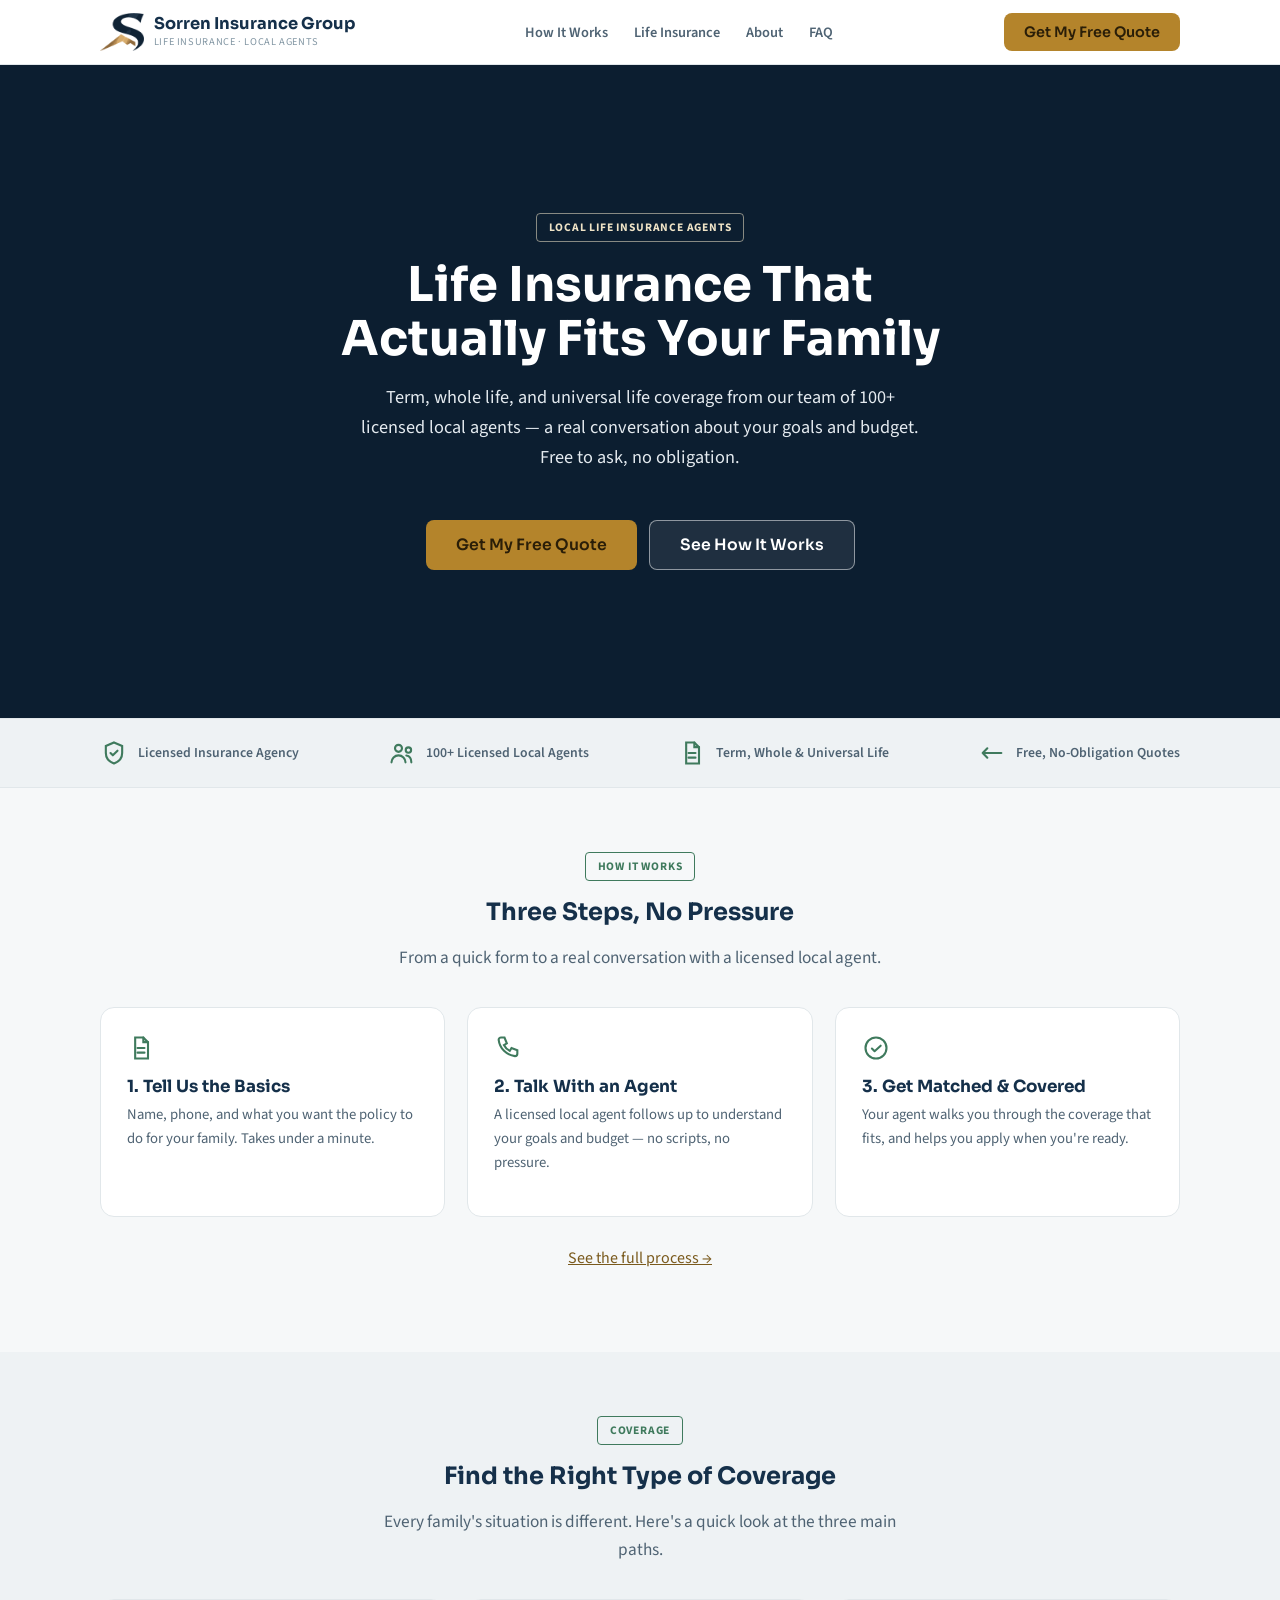
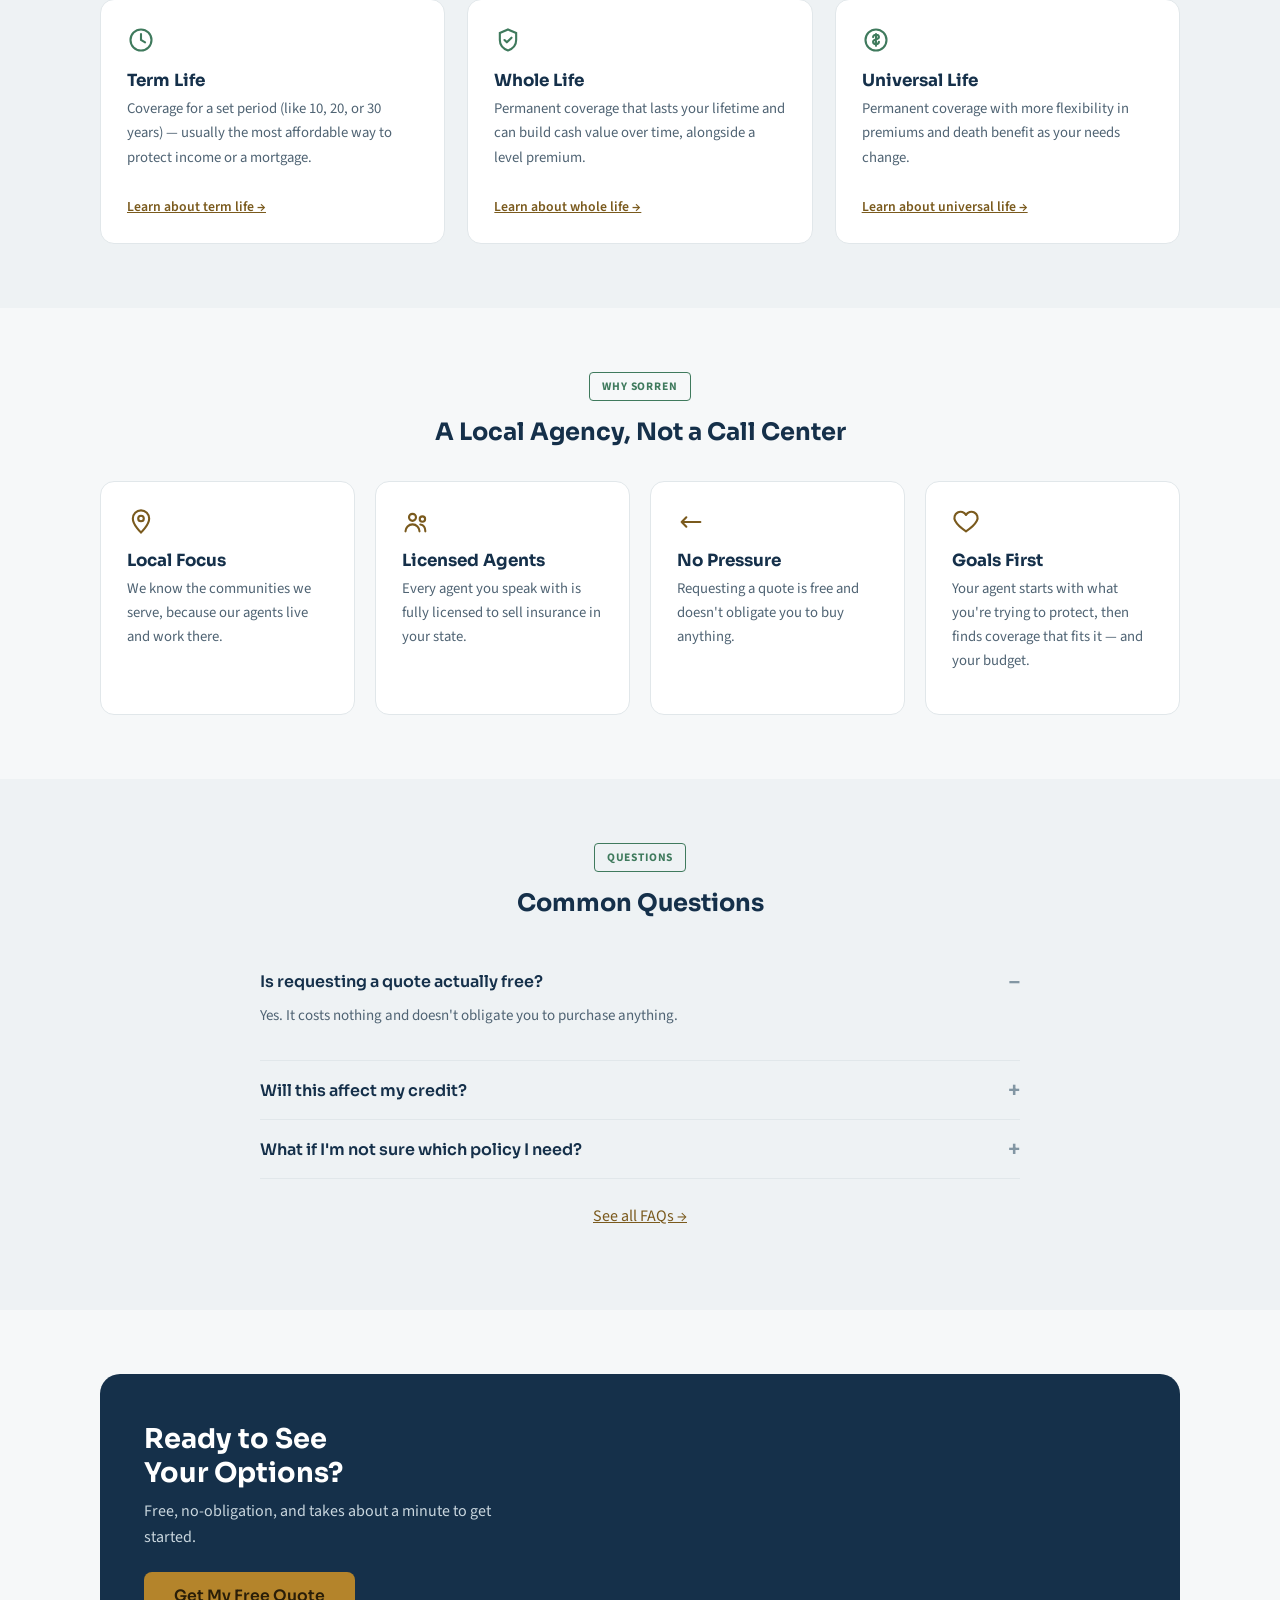
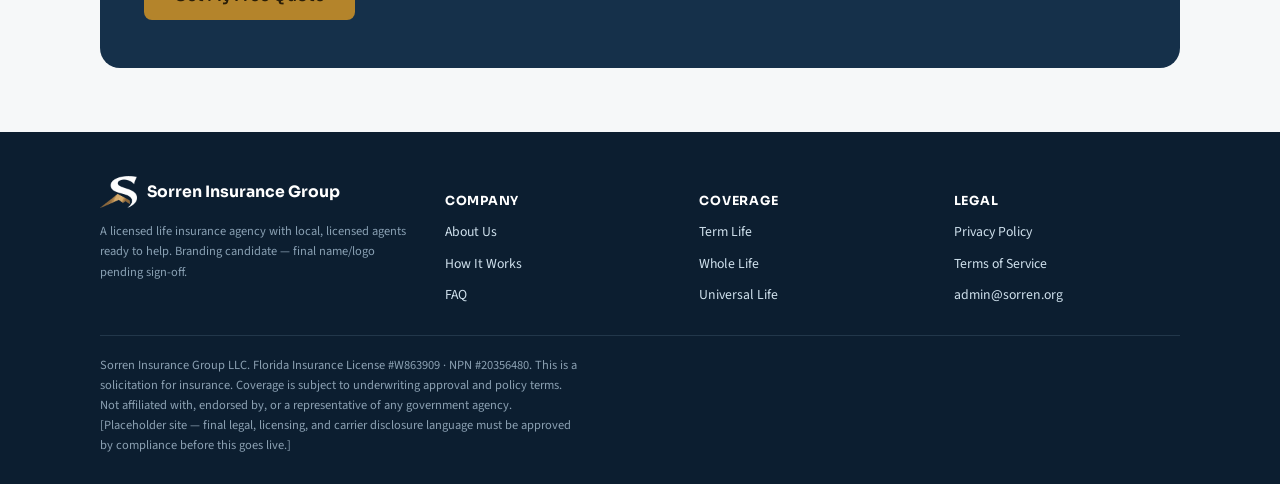
<file: index.html>
<!doctype html>
<html lang="en">
<head>
<meta charset="utf-8">
<meta name="viewport" content="width=device-width,initial-scale=1">
<title>Sorren Insurance Group</title>
<style>

  :root{
    --navy:#15304A; --navy-deep:#0C1E30;
    --paper:#F6F8F9; --surface:#FFFFFF; --surface-2:#EEF2F4;
    --ink:#15304A; --ink-soft:#4F6373; --ink-faint:#8296A3;
    --line:#E1E7EA;
    --gold:#B4842B; --gold-soft:#F7EEDA; --gold-ink:#7A5A1D;
    --sage:#3F7A5D; --sage-soft:#E7F1EC;
    --warn:#A24E2E; --warn-soft:#F7E9E1;
    --link:#7A5A1D;
    --font-head:'Sora', 'Segoe UI', sans-serif;
    --font-body:'Source Sans 3', -apple-system, sans-serif;
  }
  @media (prefers-color-scheme: dark){
    :root:not([data-theme="light"]){
      --paper:#0B0E12; --surface:#14181D; --surface-2:#191E24;
      --ink:#ECEFF2; --ink-soft:#AEB8C2; --ink-faint:#77828C;
      --line:#262E36;
      --gold:#DDAE58; --gold-soft:#2C2313; --gold-ink:#E8C381;
      --sage:#6FB393; --sage-soft:#173327;
      --warn:#E08A63; --warn-soft:#3B2419;
      --navy:#8FB4D6;
      --link:#DDAE58;
    }
  }
  :root[data-theme="dark"]{
    --paper:#0B0E12; --surface:#14181D; --surface-2:#191E24;
    --ink:#ECEFF2; --ink-soft:#AEB8C2; --ink-faint:#77828C;
    --line:#262E36;
    --gold:#DDAE58; --gold-soft:#2C2313; --gold-ink:#E8C381;
    --sage:#6FB393; --sage-soft:#173327;
    --warn:#E08A63; --warn-soft:#3B2419;
    --navy:#8FB4D6;
    --link:#DDAE58;
  }
  @media (prefers-color-scheme: dark){
    :root:not([data-theme="light"]) .step-num{ background:var(--gold); color:#2A1E08; }
    :root:not([data-theme="light"]) .cta-banner{ background:var(--surface-2); border:1px solid var(--line); }
    :root:not([data-theme="light"]) .cta-banner h2{ color:var(--ink); }
    :root:not([data-theme="light"]) .cta-banner p{ color:var(--ink-soft); }
  }
  :root[data-theme="dark"] .step-num{ background:var(--gold); color:#2A1E08; }
  :root[data-theme="dark"] .cta-banner{ background:var(--surface-2); border:1px solid var(--line); }
  :root[data-theme="dark"] .cta-banner h2{ color:var(--ink); }
  :root[data-theme="dark"] .cta-banner p{ color:var(--ink-soft); }
  *{ box-sizing:border-box; }
  body{ background:var(--paper); color:var(--ink); font-family:var(--font-body); margin:0; }
  h1,h2,h3{ font-family:var(--font-head); color:var(--ink); text-wrap:balance; margin:0; }
  p,li{ color:var(--ink-soft); line-height:1.65; }
  a{ color:var(--link); }
  .wrap{ max-width:1120px; margin:0 auto; padding-inline:20px; }
  img{ max-width:100%; }
  [hidden]{ display:none !important; }


  header.site{ border-bottom:1px solid var(--line); background:var(--surface); position:sticky; top:0; z-index:20; }
  .nav-row{ display:flex; align-items:center; justify-content:space-between; gap:20px; padding-block:13px; }
  .brand{ display:flex; align-items:center; gap:10px; text-decoration:none; flex:none; }
  .brand img{ width:auto; height:38px; display:block; }
  .brand-name{ font-family:var(--font-head); font-weight:700; font-size:1.02rem; color:var(--ink); line-height:1.15; }
  .brand-sub{ font-size:.65rem; color:var(--ink-faint); letter-spacing:.06em; text-transform:uppercase; }
  nav.main-nav{ display:flex; align-items:center; gap:26px; }
  nav.main-nav a{ font-size:.9rem; font-weight:600; color:var(--ink-soft); text-decoration:none; }
  nav.main-nav a:hover{ color:var(--ink); }
  nav.main-nav a.current{ color:var(--gold-ink); }
  .nav-right{ display:flex; align-items:center; gap:16px; flex:none; }
  .nav-phone{ font-family:var(--font-head); font-weight:700; color:var(--navy); font-size:.92rem; text-decoration:none; white-space:nowrap; }
  .btn{ font-family:var(--font-head); font-weight:600; font-size:.9rem; padding:10px 20px; border-radius:8px; border:none; cursor:pointer; text-decoration:none; display:inline-flex; align-items:center; gap:8px; white-space:nowrap; }
  .btn-primary{ background:var(--gold); color:#2A1E08; }
  .btn-ghost{ background:transparent; color:var(--navy); border:1.5px solid var(--line); }
  .nav-toggle{ display:none; }
  @media (max-width:900px){
    nav.main-nav{ display:none; }
    .nav-phone{ display:none; }
  }

  section{ padding-block:64px; }
  section.tight{ padding-block:40px; }
  .eyebrow{ font-family:var(--font-body); font-size:.72rem; font-weight:700; letter-spacing:.07em; text-transform:uppercase; color:var(--sage); background:transparent; display:inline-block; padding:5px 12px; border:1px solid var(--sage); border-radius:4px; margin-bottom:16px; }
  .center{ text-align:center; }
  .lede{ font-size:1.08rem; max-width:60ch; }
  .lede.center{ margin-inline:auto; }

  .icon-badge{ width:28px; height:28px; background:transparent; color:var(--sage); display:flex; align-items:center; justify-content:center; flex:none; }
  .icon-badge svg{ width:28px; height:28px; }
  .icon-badge.gold{ color:var(--gold-ink); }

  .grid-3{ display:grid; grid-template-columns:repeat(3,1fr); gap:22px; }
  .grid-4{ display:grid; grid-template-columns:repeat(4,1fr); gap:20px; }
  @media (max-width:900px){ .grid-3, .grid-4{ grid-template-columns:repeat(2,1fr); } }
  @media (max-width:600px){ .grid-3, .grid-4{ grid-template-columns:1fr; } }

  .card{ background:var(--surface); border:1px solid var(--line); border-radius:14px; padding:26px; }
  .card h3{ font-size:1.05rem; margin-top:14px; }
  .card p{ font-size:.92rem; margin-top:6px; }

  .trust-bar{ background:var(--surface-2); border-block:1px solid var(--line); }
  .trust-row{ display:flex; justify-content:space-between; gap:20px; padding-block:20px; flex-wrap:wrap; }
  .trust-item{ display:flex; align-items:center; gap:10px; font-size:.86rem; color:var(--ink-soft); font-weight:600; }
  .trust-item svg{ flex:none; color:var(--sage); }

  .step-row{ display:flex; gap:18px; align-items:flex-start; }
  .step-num{ width:38px; height:38px; border-radius:50%; background:var(--navy); color:#fff; font-family:var(--font-head); font-weight:700; display:flex; align-items:center; justify-content:center; flex:none; font-size:.95rem; }

  details{ border-bottom:1px solid var(--line); padding-block:16px; }
  summary{ font-family:var(--font-head); font-weight:600; cursor:pointer; font-size:1rem; list-style:none; display:flex; justify-content:space-between; align-items:center; gap:12px; color:var(--ink); }
  summary::-webkit-details-marker{ display:none; }
  summary::after{ content:"+"; font-size:1.3rem; color:var(--ink-faint); flex:none; }
  details[open] summary::after{ content:"\2013"; }
  details p{ margin-top:10px; font-size:.94rem; max-width:70ch; }

  table.compare{ width:100%; border-collapse:collapse; font-size:.9rem; background:var(--surface); border-radius:12px; overflow:hidden; border:1px solid var(--line); }
  table.compare th, table.compare td{ text-align:left; padding:13px 14px; border-bottom:1px solid var(--line); vertical-align:top; }
  table.compare th{ font-family:var(--font-head); background:var(--surface-2); color:var(--ink); font-size:.85rem; }
  table.compare tr:last-child td{ border-bottom:none; }
  .table-scroll{ overflow-x:auto; }

  .cta-banner{ background:var(--navy); border-radius:20px; padding:44px 36px; text-align:center; }
  .cta-banner h2{ color:#fff; font-size:1.7rem; }
  .cta-banner p{ color:#C9D6DE; margin-top:8px; }

  .disclaimer-inline{ background:var(--warn-soft); border:1px solid var(--warn); border-radius:12px; padding:14px 18px; font-size:.84rem; color:var(--warn); margin-block:18px; }

  footer.site{ background:var(--navy-deep); color:#B9CADA; padding-block:44px 28px; font-size:.85rem; }
  .footer-grid{ display:grid; grid-template-columns:1.4fr 1fr 1fr 1fr; gap:28px; padding-bottom:28px; }
  @media (max-width:760px){ .footer-grid{ grid-template-columns:1fr 1fr; } }
  .footer-brand{ display:flex; align-items:center; gap:10px; margin-bottom:10px; }
  .footer-brand img{ width:auto; height:32px; }
  .footer-brand-name{ font-family:var(--font-head); font-weight:700; color:#fff; font-size:.98rem; }
  footer.site h4{ font-family:var(--font-head); color:#fff; font-size:.78rem; text-transform:uppercase; letter-spacing:.06em; margin-bottom:12px; }
  footer.site ul{ list-style:none; padding:0; margin:0; display:flex; flex-direction:column; gap:9px; }
  footer.site a{ color:#CFE0EC; text-decoration:none; font-size:.86rem; }
  footer.site a:hover{ text-decoration:underline; }
  footer.site .fine{ color:#89A0B3; font-size:.78rem; }
  .footer-bottom{ border-top:1px solid #22374A; padding-top:20px; display:flex; justify-content:space-between; gap:16px; flex-wrap:wrap; }
  .footer-legal{ color:#8BA0B2; max-width:80ch; line-height:1.6; font-size:.78rem; }


  .hero-photo{ position:relative; min-height:640px; display:flex; align-items:center; justify-content:center; background-color:#0C1E30; background-size:cover; background-position:center; overflow:hidden; text-align:center; }
  .hero-photo-overlay{ position:absolute; inset:0; background:linear-gradient(180deg, rgba(12,30,48,.42) 0%, rgba(12,30,48,.30) 38%, rgba(12,30,48,.70) 100%); }
  .hero-photo-content{ position:relative; z-index:1; max-width:760px; padding-block:84px; margin-inline:auto; display:flex; flex-direction:column; align-items:center; }
  .hero-photo .eyebrow{ background:transparent; color:#EFE3C6; border-color:rgba(239,227,198,.55); }
  .hero-photo h1{ color:#fff; font-size:3rem; line-height:1.12; }
  .hero-photo .lede{ margin-top:16px; font-size:1.14rem; color:#E4EAEF; max-width:560px; margin-inline:auto; }
  .hero-actions{ display:flex; gap:12px; margin-top:30px; flex-wrap:wrap; justify-content:center; }
  .hero-actions .btn{ padding:14px 30px; font-size:.98rem; }
  .hero-photo .btn-ghost{ background:rgba(255,255,255,.08); color:#fff; border:1.5px solid rgba(255,255,255,.5); }
  @media (max-width:760px){ .hero-photo{ min-height:auto; } .hero-photo-content{ padding-block:56px 44px; } .hero-photo h1{ font-size:2.2rem; } }
  .section-head{ max-width:640px; margin-bottom:34px; }
  .section-head.center{ margin-inline:auto; }
  .steps-preview{ display:grid; grid-template-columns:repeat(3,1fr); gap:22px; margin-top:30px; }
  @media (max-width:760px){ .steps-preview{ grid-template-columns:1fr; } }
  .type-card h3{ margin-top:16px; }
  .type-card a.learn{ font-size:.86rem; font-weight:600; display:inline-block; margin-top:12px; }
  .faq-preview details{ max-width:760px; margin-inline:auto; }

  .cta-banner.photo{ display:flex; align-items:stretch; justify-content:space-between; gap:0; text-align:left; overflow:hidden; padding:0; background:var(--navy); }
  .cta-banner.photo .cta-text{ padding:48px 24px 48px 44px; max-width:420px; flex:none; align-self:center; }
  .cta-banner.photo .cta-text .hero-actions{ justify-content:flex-start; margin-top:22px; }
  .cta-banner.photo .cta-photo{ flex:1 1 360px; min-height:260px; background-size:cover; background-position:center; }
  :root:not([data-theme="light"]) .cta-banner.photo{ background:var(--navy); border:none; }
  :root:not([data-theme="light"]) .cta-banner.photo h2{ color:#fff; }
  :root:not([data-theme="light"]) .cta-banner.photo p{ color:#C9D6DE; }
  :root[data-theme="dark"] .cta-banner.photo{ background:var(--navy); border:none; }
  :root[data-theme="dark"] .cta-banner.photo h2{ color:#fff; }
  :root[data-theme="dark"] .cta-banner.photo p{ color:#C9D6DE; }
  @media (max-width:760px){
    .cta-banner.photo{ flex-direction:column; text-align:center; }
    .cta-banner.photo .cta-text{ padding:36px 24px 28px; max-width:none; align-self:stretch; }
    .cta-banner.photo .cta-text .hero-actions{ justify-content:center; }
    .cta-banner.photo .cta-photo{ min-height:200px; }
  }

</style>
<link rel="stylesheet" href="https://fonts.googleapis.com/css2?family=Sora:wght@600;700;800&family=Source+Sans+3:wght@400;500;600&display=swap">
<link rel="icon" href="/favicon.ico" sizes="any"><link rel="icon" type="image/png" sizes="48x48" href="/favicon-48.png"><link rel="apple-touch-icon" href="/apple-touch-icon.png">
</head>
<body>

<header class="site">
  <div class="wrap nav-row">
    <a class="brand" href="index.html">
      <img src="logo-header.png" alt="Sorren Insurance Group" width="44" height="38">
      <div>
        <div class="brand-name">Sorren Insurance Group</div>
        <div class="brand-sub">Life Insurance · Local Agents</div>
      </div>
    </a>
    <nav class="main-nav">
      <a href="how-it-works.html">How It Works</a>
      <a href="life-insurance.html">Life Insurance</a>
      <a href="about.html">About</a>
      <a href="faq.html">FAQ</a>
    </nav>
    <div class="nav-right">
      <a class="btn btn-primary" href="get-quote.html">Get My Free Quote</a>
    </div>
  </div>
</header>


<section class="hero-photo" id="heroPhoto">
  <div class="hero-photo-overlay"></div>
  <div class="wrap hero-photo-content">
    <span class="eyebrow">Local Life Insurance Agents</span>
    <h1>Life Insurance That Actually Fits Your Family</h1>
    <p class="lede">Term, whole life, and universal life coverage from our team of 100+ licensed local agents — a real conversation about your goals and budget. Free to ask, no obligation.</p>
    <div class="hero-actions">
      <a class="btn btn-primary" href="get-quote.html">Get My Free Quote</a>
      <a class="btn btn-ghost" href="how-it-works.html">See How It Works</a>
    </div>
  </div>
</section>
<script>
try{
  var heroPhotos = [
    "https://images.unsplash.com/photo-1496275068113-fff8c90750d1?ixid=M3wxMjA3fDB8MXxhbGx8fHx8fHx8fHwxNzkwMTcxNTYzfA&ixlib=rb-4.1.0&auto=format&fit=crop&w=2400&q=80",
    "https://images.unsplash.com/photo-1624272864537-8ecc72b67958?ixid=M3wxMjA3fDB8MXxhbGx8fHx8fHx8fHwxNzkwMTkwNDMwfA&ixlib=rb-4.1.0&auto=format&fit=crop&w=2400&q=80",
    "https://images.unsplash.com/photo-1777454318093-da65616829df?ixid=M3wxMjA3fDB8MXxhbGx8fHx8fHx8fHwxNzkwMjE3NzE1fA&ixlib=rb-4.1.0&auto=format&fit=crop&w=2400&q=80",
    "https://images.unsplash.com/photo-1752652015532-ab8f793bdaf4?ixid=M3wxMjA3fDB8MXxhbGx8fHx8fHx8fHwxNzkwMTc3OTg3fA&ixlib=rb-4.1.0&auto=format&fit=crop&w=2400&q=80",
    "https://images.unsplash.com/photo-1529180979161-06b8b6d6f2be?ixid=M3wxMjA3fDB8MXxhbGx8fHx8fHx8fHwxNzkwMTc4MTg4fA&ixlib=rb-4.1.0&auto=format&fit=crop&w=2400&q=80"
  ];
  var pick = heroPhotos[Math.floor(Math.random() * heroPhotos.length)];
  var heroEl = document.getElementById('heroPhoto');
  var img = new Image();
  img.onload = function(){ heroEl.style.backgroundImage = "url('" + pick + "')"; };
  img.src = pick;
}catch(err){}
</script>

<div class="trust-bar">
  <div class="wrap trust-row">
    <div class="trust-item"><div class="icon-badge"><svg viewBox="0 0 24 24" fill="none" stroke="currentColor" stroke-width="1.8"><path d="M12 3l7 3v6c0 4.5-3 7.5-7 9-4-1.5-7-4.5-7-9V6l7-3z"/><path d="M9 12l2 2 4-4" stroke-linecap="round" stroke-linejoin="round"/></svg></div> Licensed Insurance Agency</div>
    <div class="trust-item"><div class="icon-badge"><svg viewBox="0 0 24 24" fill="none" stroke="currentColor" stroke-width="1.8"><circle cx="9" cy="8" r="3"/><path d="M3 20c0-3.3 2.7-6 6-6s6 2.7 6 6" stroke-linecap="round"/><circle cx="17.5" cy="9.5" r="2.3"/><path d="M15.7 14.1c2.5.4 4.3 2.4 4.3 5.9" stroke-linecap="round"/></svg></div> 100+ Licensed Local Agents</div>
    <div class="trust-item"><div class="icon-badge"><svg viewBox="0 0 24 24" fill="none" stroke="currentColor" stroke-width="1.8"><path d="M7 3h7l4 4v14H7z"/><path d="M14 3v4h4M9 12h6M9 16h6" stroke-linecap="round"/></svg></div> Term, Whole &amp; Universal Life</div>
    <div class="trust-item"><div class="icon-badge"><svg viewBox="0 0 24 24" fill="none" stroke="currentColor" stroke-width="1.8"><path d="M4 12h16M4 12l4-4M4 12l4 4" stroke-linecap="round" stroke-linejoin="round"/></svg></div> Free, No-Obligation Quotes</div>
  </div>
</div>

<section>
  <div class="wrap">
    <div class="section-head center">
      <span class="eyebrow">How It Works</span>
      <h2>Three Steps, No Pressure</h2>
      <p class="lede center">From a quick form to a real conversation with a licensed local agent.</p>
    </div>
    <div class="steps-preview">
      <div class="card">
        <div class="icon-badge"><svg viewBox="0 0 24 24" fill="none" stroke="currentColor" stroke-width="1.8"><path d="M7 3h7l4 4v14H7z"/><path d="M14 3v4h4M9 12h6M9 16h6" stroke-linecap="round"/></svg></div>
        <h3>1. Tell Us the Basics</h3>
        <p>Name, phone, and what you want the policy to do for your family. Takes under a minute.</p>
      </div>
      <div class="card">
        <div class="icon-badge"><svg viewBox="0 0 24 24" fill="none" stroke="currentColor" stroke-width="1.8"><path d="M6 3h3l2 5-2.5 1.5a11 11 0 0 0 5 5L15 12l5 2v3a2 2 0 0 1-2 2A16 16 0 0 1 4 5a2 2 0 0 1 2-2z"/></svg></div>
        <h3>2. Talk With an Agent</h3>
        <p>A licensed local agent follows up to understand your goals and budget — no scripts, no pressure.</p>
      </div>
      <div class="card">
        <div class="icon-badge"><svg viewBox="0 0 24 24" fill="none" stroke="currentColor" stroke-width="1.8"><circle cx="12" cy="12" r="9"/><path d="M8.5 12.5l2.3 2.3L16 10" stroke-linecap="round" stroke-linejoin="round"/></svg></div>
        <h3>3. Get Matched &amp; Covered</h3>
        <p>Your agent walks you through the coverage that fits, and helps you apply when you're ready.</p>
      </div>
    </div>
    <p class="center" style="margin-top:28px;"><a href="how-it-works.html">See the full process →</a></p>
  </div>
</section>

<section style="background:var(--surface-2);">
  <div class="wrap">
    <div class="section-head center">
      <span class="eyebrow">Coverage</span>
      <h2>Find the Right Type of Coverage</h2>
      <p class="lede center">Every family's situation is different. Here's a quick look at the three main paths.</p>
    </div>
    <div class="grid-3">
      <div class="card type-card">
        <div class="icon-badge"><svg viewBox="0 0 24 24" fill="none" stroke="currentColor" stroke-width="1.8"><circle cx="12" cy="12" r="9"/><path d="M12 7v5l3.5 2" stroke-linecap="round"/></svg></div>
        <h3>Term Life</h3>
        <p>Coverage for a set period (like 10, 20, or 30 years) — usually the most affordable way to protect income or a mortgage.</p>
        <a class="learn" href="life-insurance.html#term">Learn about term life →</a>
      </div>
      <div class="card type-card">
        <div class="icon-badge"><svg viewBox="0 0 24 24" fill="none" stroke="currentColor" stroke-width="1.8"><path d="M12 3l7 3v6c0 4.5-3 7.5-7 9-4-1.5-7-4.5-7-9V6l7-3z"/><path d="M9 12l2 2 4-4" stroke-linecap="round" stroke-linejoin="round"/></svg></div>
        <h3>Whole Life</h3>
        <p>Permanent coverage that lasts your lifetime and can build cash value over time, alongside a level premium.</p>
        <a class="learn" href="life-insurance.html#whole">Learn about whole life →</a>
      </div>
      <div class="card type-card">
        <div class="icon-badge"><svg viewBox="0 0 24 24" fill="none" stroke="currentColor" stroke-width="1.8"><circle cx="12" cy="12" r="9"/><path d="M12 7v10M9.5 9.5c0-1.4 1.2-2 2.5-2s2.5.7 2.5 2-1.2 1.7-2.5 2-2.5.6-2.5 2 1.2 2 2.5 2 2.5-.6 2.5-2" stroke-linecap="round"/></svg></div>
        <h3>Universal Life</h3>
        <p>Permanent coverage with more flexibility in premiums and death benefit as your needs change.</p>
        <a class="learn" href="life-insurance.html#universal">Learn about universal life →</a>
      </div>
    </div>
  </div>
</section>

<section>
  <div class="wrap">
    <div class="section-head center">
      <span class="eyebrow">Why Sorren</span>
      <h2>A Local Agency, Not a Call Center</h2>
    </div>
    <div class="grid-4">
      <div class="card">
        <div class="icon-badge gold"><svg viewBox="0 0 24 24" fill="none" stroke="currentColor" stroke-width="1.8"><path d="M12 21s7-6.5 7-12a7 7 0 1 0-14 0c0 5.5 7 12 7 12z"/><circle cx="12" cy="9" r="2.4"/></svg></div>
        <h3>Local Focus</h3>
        <p>We know the communities we serve, because our agents live and work there.</p>
      </div>
      <div class="card">
        <div class="icon-badge gold"><svg viewBox="0 0 24 24" fill="none" stroke="currentColor" stroke-width="1.8"><circle cx="9" cy="8" r="3"/><path d="M3 20c0-3.3 2.7-6 6-6s6 2.7 6 6" stroke-linecap="round"/><circle cx="17.5" cy="9.5" r="2.3"/><path d="M15.7 14.1c2.5.4 4.3 2.4 4.3 5.9" stroke-linecap="round"/></svg></div>
        <h3>Licensed Agents</h3>
        <p>Every agent you speak with is fully licensed to sell insurance in your state.</p>
      </div>
      <div class="card">
        <div class="icon-badge gold"><svg viewBox="0 0 24 24" fill="none" stroke="currentColor" stroke-width="1.8"><path d="M4 12h16M4 12l4-4M4 12l4 4" stroke-linecap="round" stroke-linejoin="round"/></svg></div>
        <h3>No Pressure</h3>
        <p>Requesting a quote is free and doesn't obligate you to buy anything.</p>
      </div>
      <div class="card">
        <div class="icon-badge gold"><svg viewBox="0 0 24 24" fill="none" stroke="currentColor" stroke-width="1.8"><path d="M12 20s-7-4.5-9.3-9A5 5 0 0 1 12 6a5 5 0 0 1 9.3 5c-2.3 4.5-9.3 9-9.3 9z" stroke-linejoin="round"/></svg></div>
        <h3>Goals First</h3>
        <p>Your agent starts with what you're trying to protect, then finds coverage that fits it — and your budget.</p>
      </div>
    </div>
  </div>
</section>

<section style="background:var(--surface-2);">
  <div class="wrap">
    <div class="section-head center">
      <span class="eyebrow">Questions</span>
      <h2>Common Questions</h2>
    </div>
    <div class="faq-preview">
      <details open>
        <summary>Is requesting a quote actually free?</summary>
        <p>Yes. It costs nothing and doesn't obligate you to purchase anything.</p>
      </details>
      <details>
        <summary>Will this affect my credit?</summary>
        <p>No. Requesting a life insurance quote does not involve a credit check or affect your credit score.</p>
      </details>
      <details>
        <summary>What if I'm not sure which policy I need?</summary>
        <p>That's normal — your agent will walk you through term, whole life, and universal life based on your goals.</p>
      </details>
    </div>
    <p class="center" style="margin-top:24px;"><a href="faq.html">See all FAQs →</a></p>
  </div>
</section>

<section>
  <div class="wrap">
    <div class="cta-banner photo">
      <div class="cta-text">
        <h2>Ready to See Your Options?</h2>
        <p>Free, no-obligation, and takes about a minute to get started.</p>
        <div class="hero-actions">
          <a class="btn btn-primary" href="get-quote.html">Get My Free Quote</a>
        </div>
      </div>
      <div class="cta-photo" style="background-image:url('https://images.unsplash.com/photo-1742522450616-a2cf0cba1274?ixid=M3wxMjA3fDB8MXxhbGx8fHx8fHx8fHwxNzkwMzgzODQ2fA&amp;ixlib=rb-4.1.0&amp;auto=format&amp;fit=crop&amp;w=1200&amp;q=80')"></div>
    </div>
  </div>
</section>


<footer class="site">
  <div class="wrap">
    <div class="footer-grid">
      <div>
        <div class="footer-brand">
          <img src="logo-light.png" alt="Sorren Insurance Group" width="37" height="32">
          <div class="footer-brand-name">Sorren Insurance Group</div>
        </div>
        <p class="fine">A licensed life insurance agency with local, licensed agents ready to help. Branding candidate — final name/logo pending sign-off.</p>
      </div>
      <div>
        <h4>Company</h4>
        <ul>
          <li><a href="about.html">About Us</a></li>
          <li><a href="how-it-works.html">How It Works</a></li>
          <li><a href="faq.html">FAQ</a></li>
        </ul>
      </div>
      <div>
        <h4>Coverage</h4>
        <ul>
          <li><a href="life-insurance.html#term">Term Life</a></li>
          <li><a href="life-insurance.html#whole">Whole Life</a></li>
          <li><a href="life-insurance.html#universal">Universal Life</a></li>
        </ul>
      </div>
      <div>
        <h4>Legal</h4>
        <ul>
          <li><a href="privacy.html">Privacy Policy</a></li>
          <li><a href="terms.html">Terms of Service</a></li>
          <li><a href="mailto:admin@sorren.org">admin@sorren.org</a></li>
        </ul>
      </div>
    </div>
    <div class="footer-bottom">
      <div class="footer-legal">Sorren Insurance Group LLC. Florida Insurance License #W863909 · NPN #20356480. This is a solicitation for insurance. Coverage is subject to underwriting approval and policy terms. Not affiliated with, endorsed by, or a representative of any government agency. [Placeholder site — final legal, licensing, and carrier disclosure language must be approved by compliance before this goes live.]</div>
    </div>
  </div>
</footer>

<script src="tracking.js" defer></script>
</body>
</html>
</file>
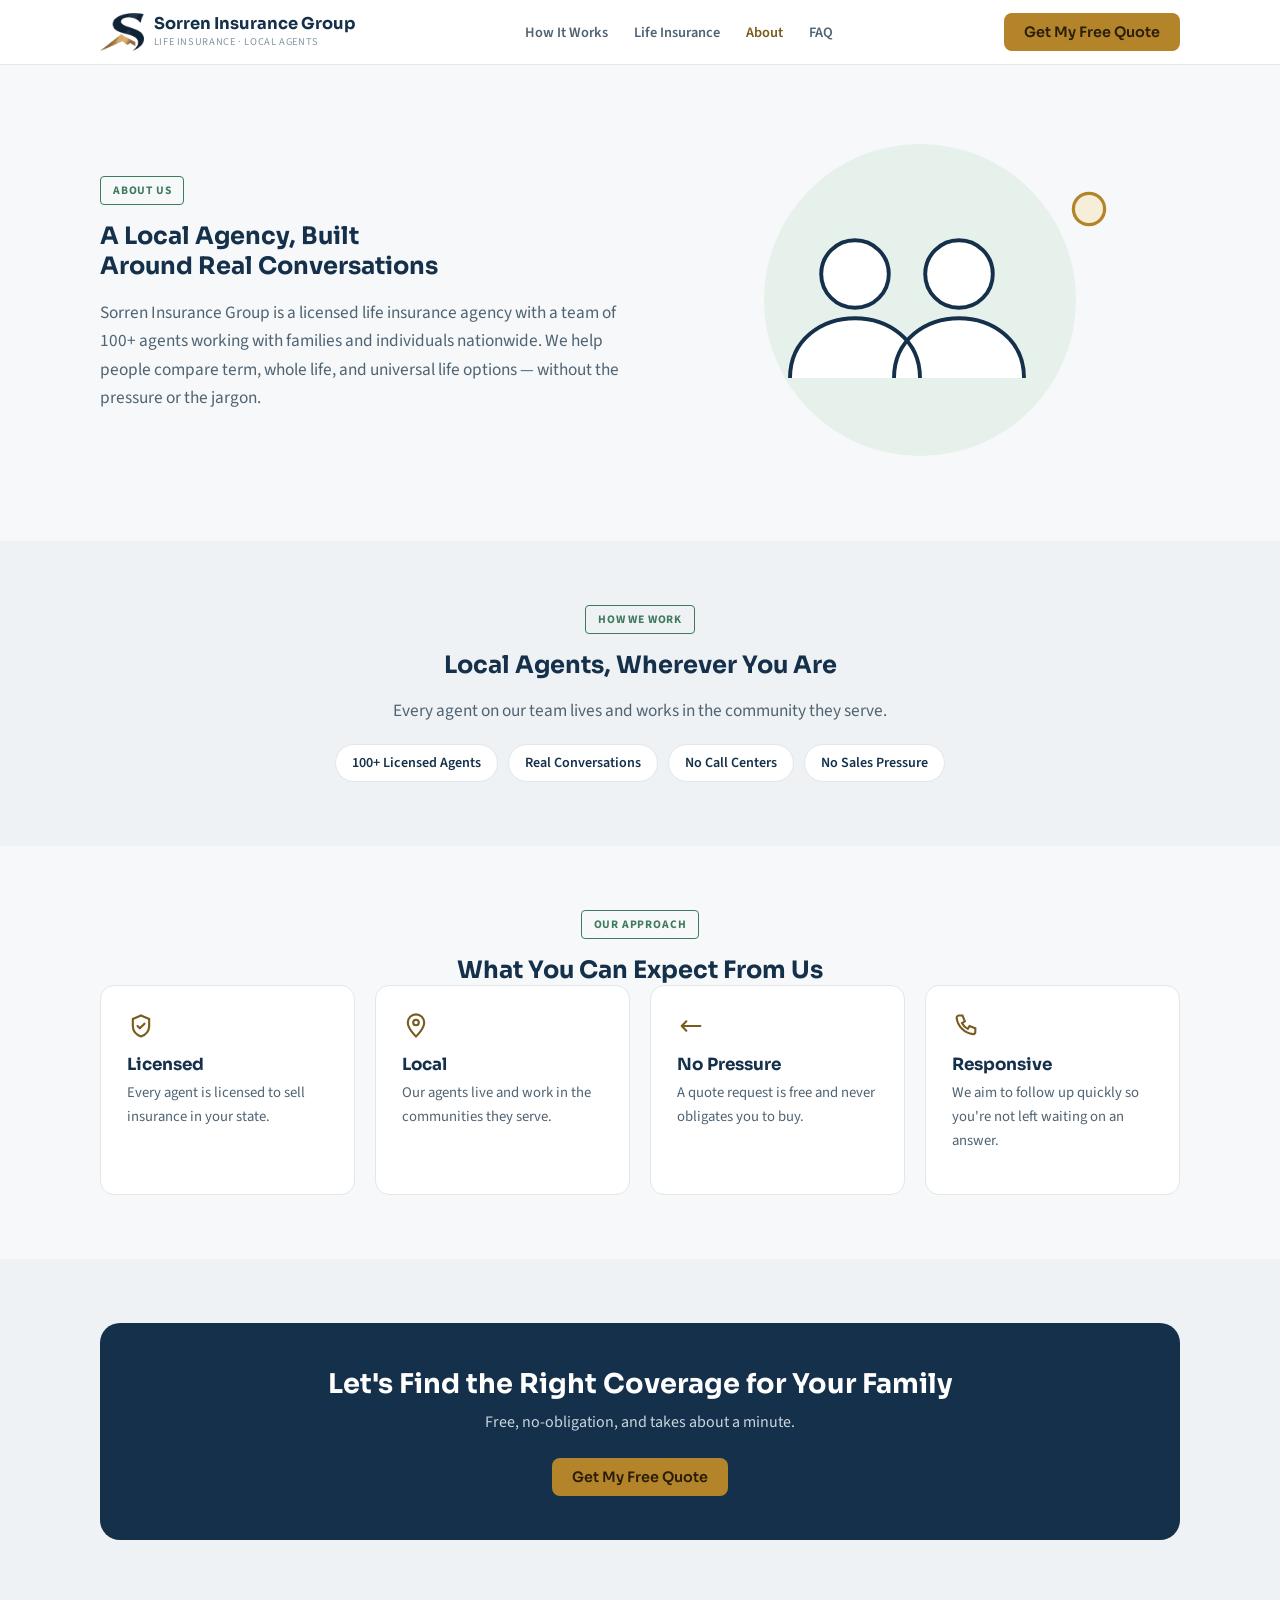
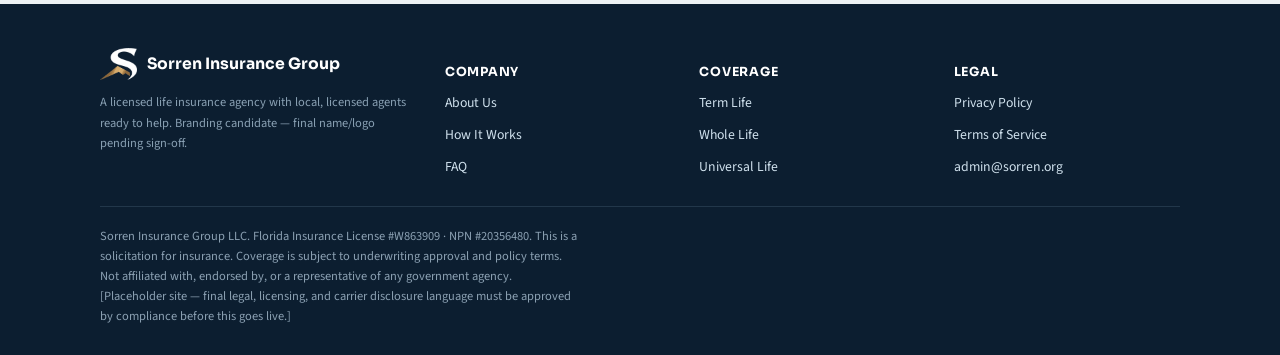
<file: about.html>
<!doctype html>
<html lang="en">
<head>
<meta charset="utf-8">
<meta name="viewport" content="width=device-width,initial-scale=1">
<title>About — Sorren Insurance Group</title>
<style>

  :root{
    --navy:#15304A; --navy-deep:#0C1E30;
    --paper:#F6F8F9; --surface:#FFFFFF; --surface-2:#EEF2F4;
    --ink:#15304A; --ink-soft:#4F6373; --ink-faint:#8296A3;
    --line:#E1E7EA;
    --gold:#B4842B; --gold-soft:#F7EEDA; --gold-ink:#7A5A1D;
    --sage:#3F7A5D; --sage-soft:#E7F1EC;
    --warn:#A24E2E; --warn-soft:#F7E9E1;
    --link:#7A5A1D;
    --font-head:'Sora', 'Segoe UI', sans-serif;
    --font-body:'Source Sans 3', -apple-system, sans-serif;
  }
  @media (prefers-color-scheme: dark){
    :root:not([data-theme="light"]){
      --paper:#0B0E12; --surface:#14181D; --surface-2:#191E24;
      --ink:#ECEFF2; --ink-soft:#AEB8C2; --ink-faint:#77828C;
      --line:#262E36;
      --gold:#DDAE58; --gold-soft:#2C2313; --gold-ink:#E8C381;
      --sage:#6FB393; --sage-soft:#173327;
      --warn:#E08A63; --warn-soft:#3B2419;
      --navy:#8FB4D6;
      --link:#DDAE58;
    }
  }
  :root[data-theme="dark"]{
    --paper:#0B0E12; --surface:#14181D; --surface-2:#191E24;
    --ink:#ECEFF2; --ink-soft:#AEB8C2; --ink-faint:#77828C;
    --line:#262E36;
    --gold:#DDAE58; --gold-soft:#2C2313; --gold-ink:#E8C381;
    --sage:#6FB393; --sage-soft:#173327;
    --warn:#E08A63; --warn-soft:#3B2419;
    --navy:#8FB4D6;
    --link:#DDAE58;
  }
  @media (prefers-color-scheme: dark){
    :root:not([data-theme="light"]) .step-num{ background:var(--gold); color:#2A1E08; }
    :root:not([data-theme="light"]) .cta-banner{ background:var(--surface-2); border:1px solid var(--line); }
    :root:not([data-theme="light"]) .cta-banner h2{ color:var(--ink); }
    :root:not([data-theme="light"]) .cta-banner p{ color:var(--ink-soft); }
  }
  :root[data-theme="dark"] .step-num{ background:var(--gold); color:#2A1E08; }
  :root[data-theme="dark"] .cta-banner{ background:var(--surface-2); border:1px solid var(--line); }
  :root[data-theme="dark"] .cta-banner h2{ color:var(--ink); }
  :root[data-theme="dark"] .cta-banner p{ color:var(--ink-soft); }
  *{ box-sizing:border-box; }
  body{ background:var(--paper); color:var(--ink); font-family:var(--font-body); margin:0; }
  h1,h2,h3{ font-family:var(--font-head); color:var(--ink); text-wrap:balance; margin:0; }
  p,li{ color:var(--ink-soft); line-height:1.65; }
  a{ color:var(--link); }
  .wrap{ max-width:1120px; margin:0 auto; padding-inline:20px; }
  img{ max-width:100%; }
  [hidden]{ display:none !important; }


  header.site{ border-bottom:1px solid var(--line); background:var(--surface); position:sticky; top:0; z-index:20; }
  .nav-row{ display:flex; align-items:center; justify-content:space-between; gap:20px; padding-block:13px; }
  .brand{ display:flex; align-items:center; gap:10px; text-decoration:none; flex:none; }
  .brand img{ width:auto; height:38px; display:block; }
  .brand-name{ font-family:var(--font-head); font-weight:700; font-size:1.02rem; color:var(--ink); line-height:1.15; }
  .brand-sub{ font-size:.65rem; color:var(--ink-faint); letter-spacing:.06em; text-transform:uppercase; }
  nav.main-nav{ display:flex; align-items:center; gap:26px; }
  nav.main-nav a{ font-size:.9rem; font-weight:600; color:var(--ink-soft); text-decoration:none; }
  nav.main-nav a:hover{ color:var(--ink); }
  nav.main-nav a.current{ color:var(--gold-ink); }
  .nav-right{ display:flex; align-items:center; gap:16px; flex:none; }
  .nav-phone{ font-family:var(--font-head); font-weight:700; color:var(--navy); font-size:.92rem; text-decoration:none; white-space:nowrap; }
  .btn{ font-family:var(--font-head); font-weight:600; font-size:.9rem; padding:10px 20px; border-radius:8px; border:none; cursor:pointer; text-decoration:none; display:inline-flex; align-items:center; gap:8px; white-space:nowrap; }
  .btn-primary{ background:var(--gold); color:#2A1E08; }
  .btn-ghost{ background:transparent; color:var(--navy); border:1.5px solid var(--line); }
  .nav-toggle{ display:none; }
  @media (max-width:900px){
    nav.main-nav{ display:none; }
    .nav-phone{ display:none; }
  }

  section{ padding-block:64px; }
  section.tight{ padding-block:40px; }
  .eyebrow{ font-family:var(--font-body); font-size:.72rem; font-weight:700; letter-spacing:.07em; text-transform:uppercase; color:var(--sage); background:transparent; display:inline-block; padding:5px 12px; border:1px solid var(--sage); border-radius:4px; margin-bottom:16px; }
  .center{ text-align:center; }
  .lede{ font-size:1.08rem; max-width:60ch; }
  .lede.center{ margin-inline:auto; }

  .icon-badge{ width:28px; height:28px; background:transparent; color:var(--sage); display:flex; align-items:center; justify-content:center; flex:none; }
  .icon-badge svg{ width:28px; height:28px; }
  .icon-badge.gold{ color:var(--gold-ink); }

  .grid-3{ display:grid; grid-template-columns:repeat(3,1fr); gap:22px; }
  .grid-4{ display:grid; grid-template-columns:repeat(4,1fr); gap:20px; }
  @media (max-width:900px){ .grid-3, .grid-4{ grid-template-columns:repeat(2,1fr); } }
  @media (max-width:600px){ .grid-3, .grid-4{ grid-template-columns:1fr; } }

  .card{ background:var(--surface); border:1px solid var(--line); border-radius:14px; padding:26px; }
  .card h3{ font-size:1.05rem; margin-top:14px; }
  .card p{ font-size:.92rem; margin-top:6px; }

  .trust-bar{ background:var(--surface-2); border-block:1px solid var(--line); }
  .trust-row{ display:flex; justify-content:space-between; gap:20px; padding-block:20px; flex-wrap:wrap; }
  .trust-item{ display:flex; align-items:center; gap:10px; font-size:.86rem; color:var(--ink-soft); font-weight:600; }
  .trust-item svg{ flex:none; color:var(--sage); }

  .step-row{ display:flex; gap:18px; align-items:flex-start; }
  .step-num{ width:38px; height:38px; border-radius:50%; background:var(--navy); color:#fff; font-family:var(--font-head); font-weight:700; display:flex; align-items:center; justify-content:center; flex:none; font-size:.95rem; }

  details{ border-bottom:1px solid var(--line); padding-block:16px; }
  summary{ font-family:var(--font-head); font-weight:600; cursor:pointer; font-size:1rem; list-style:none; display:flex; justify-content:space-between; align-items:center; gap:12px; color:var(--ink); }
  summary::-webkit-details-marker{ display:none; }
  summary::after{ content:"+"; font-size:1.3rem; color:var(--ink-faint); flex:none; }
  details[open] summary::after{ content:"\2013"; }
  details p{ margin-top:10px; font-size:.94rem; max-width:70ch; }

  table.compare{ width:100%; border-collapse:collapse; font-size:.9rem; background:var(--surface); border-radius:12px; overflow:hidden; border:1px solid var(--line); }
  table.compare th, table.compare td{ text-align:left; padding:13px 14px; border-bottom:1px solid var(--line); vertical-align:top; }
  table.compare th{ font-family:var(--font-head); background:var(--surface-2); color:var(--ink); font-size:.85rem; }
  table.compare tr:last-child td{ border-bottom:none; }
  .table-scroll{ overflow-x:auto; }

  .cta-banner{ background:var(--navy); border-radius:20px; padding:44px 36px; text-align:center; }
  .cta-banner h2{ color:#fff; font-size:1.7rem; }
  .cta-banner p{ color:#C9D6DE; margin-top:8px; }

  .disclaimer-inline{ background:var(--warn-soft); border:1px solid var(--warn); border-radius:12px; padding:14px 18px; font-size:.84rem; color:var(--warn); margin-block:18px; }

  footer.site{ background:var(--navy-deep); color:#B9CADA; padding-block:44px 28px; font-size:.85rem; }
  .footer-grid{ display:grid; grid-template-columns:1.4fr 1fr 1fr 1fr; gap:28px; padding-bottom:28px; }
  @media (max-width:760px){ .footer-grid{ grid-template-columns:1fr 1fr; } }
  .footer-brand{ display:flex; align-items:center; gap:10px; margin-bottom:10px; }
  .footer-brand img{ width:auto; height:32px; }
  .footer-brand-name{ font-family:var(--font-head); font-weight:700; color:#fff; font-size:.98rem; }
  footer.site h4{ font-family:var(--font-head); color:#fff; font-size:.78rem; text-transform:uppercase; letter-spacing:.06em; margin-bottom:12px; }
  footer.site ul{ list-style:none; padding:0; margin:0; display:flex; flex-direction:column; gap:9px; }
  footer.site a{ color:#CFE0EC; text-decoration:none; font-size:.86rem; }
  footer.site a:hover{ text-decoration:underline; }
  footer.site .fine{ color:#89A0B3; font-size:.78rem; }
  .footer-bottom{ border-top:1px solid #22374A; padding-top:20px; display:flex; justify-content:space-between; gap:16px; flex-wrap:wrap; }
  .footer-legal{ color:#8BA0B2; max-width:80ch; line-height:1.6; font-size:.78rem; }


  .about-grid{ display:grid; grid-template-columns:1fr 1fr; gap:40px; align-items:center; }
  @media (max-width:820px){ .about-grid{ grid-template-columns:1fr; } }
  .area-list{ display:flex; flex-wrap:wrap; gap:10px; margin-top:18px; }
  .area-chip{ background:var(--surface); border:1px solid var(--line); border-radius:99px; padding:8px 16px; font-size:.88rem; font-weight:600; color:var(--ink); }

</style>
<link rel="stylesheet" href="https://fonts.googleapis.com/css2?family=Sora:wght@600;700;800&family=Source+Sans+3:wght@400;500;600&display=swap">
<link rel="icon" href="/favicon.ico" sizes="any"><link rel="icon" type="image/png" sizes="48x48" href="/favicon-48.png"><link rel="apple-touch-icon" href="/apple-touch-icon.png">
</head>
<body>

<header class="site">
  <div class="wrap nav-row">
    <a class="brand" href="index.html">
      <img src="logo-header.png" alt="Sorren Insurance Group" width="44" height="38">
      <div>
        <div class="brand-name">Sorren Insurance Group</div>
        <div class="brand-sub">Life Insurance · Local Agents</div>
      </div>
    </a>
    <nav class="main-nav">
      <a href="how-it-works.html">How It Works</a>
      <a href="life-insurance.html">Life Insurance</a>
      <a href="about.html" class="current">About</a>
      <a href="faq.html">FAQ</a>
    </nav>
    <div class="nav-right">
      <a class="btn btn-primary" href="get-quote.html">Get My Free Quote</a>
    </div>
  </div>
</header>


<section class="tight">
  <div class="wrap">
    <div class="about-grid">
      <div>
        <span class="eyebrow">About Us</span>
        <h1>A Local Agency, Built Around Real Conversations</h1>
        <p class="lede">Sorren Insurance Group is a licensed life insurance agency with a team of 100+ agents working with families and individuals nationwide. We help people compare term, whole life, and universal life options — without the pressure or the jargon.</p>
      </div>
      <div class="hero-art" aria-hidden="true">
        <svg viewBox="0 0 400 300" fill="none">
          <circle cx="200" cy="150" r="120" fill="var(--sage-soft)"/>
          <circle cx="150" cy="130" r="26" fill="var(--surface)" stroke="var(--navy)" stroke-width="3"/>
          <circle cx="230" cy="130" r="26" fill="var(--surface)" stroke="var(--navy)" stroke-width="3"/>
          <path d="M100 210c0-30 25-46 50-46s50 16 50 46M180 210c0-30 25-46 50-46s50 16 50 46" stroke="var(--navy)" stroke-width="3" fill="var(--surface)"/>
          <circle cx="330" cy="80" r="12" fill="var(--gold-soft)" stroke="var(--gold)" stroke-width="2.5"/>
        </svg>
      </div>
    </div>
  </div>
</section>

<section style="background:var(--surface-2);">
  <div class="wrap">
    <div class="section-head center">
      <span class="eyebrow">How We Work</span>
      <h2>Local Agents, Wherever You Are</h2>
      <p class="lede center">Every agent on our team lives and works in the community they serve.</p>
    </div>
    <div class="area-list center" style="justify-content:center;">
      <span class="area-chip">100+ Licensed Agents</span>
      <span class="area-chip">Real Conversations</span>
      <span class="area-chip">No Call Centers</span>
      <span class="area-chip">No Sales Pressure</span>
    </div>
  </div>
</section>

<section>
  <div class="wrap">
    <div class="section-head center">
      <span class="eyebrow">Our Approach</span>
      <h2>What You Can Expect From Us</h2>
    </div>
    <div class="grid-4">
      <div class="card">
        <div class="icon-badge gold"><svg viewBox="0 0 24 24" fill="none" stroke="currentColor" stroke-width="1.8"><path d="M12 3l7 3v6c0 4.5-3 7.5-7 9-4-1.5-7-4.5-7-9V6l7-3z"/><path d="M9 12l2 2 4-4" stroke-linecap="round" stroke-linejoin="round"/></svg></div>
        <h3>Licensed</h3>
        <p>Every agent is licensed to sell insurance in your state.</p>
      </div>
      <div class="card">
        <div class="icon-badge gold"><svg viewBox="0 0 24 24" fill="none" stroke="currentColor" stroke-width="1.8"><path d="M12 21s7-6.5 7-12a7 7 0 1 0-14 0c0 5.5 7 12 7 12z"/><circle cx="12" cy="9" r="2.4"/></svg></div>
        <h3>Local</h3>
        <p>Our agents live and work in the communities they serve.</p>
      </div>
      <div class="card">
        <div class="icon-badge gold"><svg viewBox="0 0 24 24" fill="none" stroke="currentColor" stroke-width="1.8"><path d="M4 12h16M4 12l4-4M4 12l4 4" stroke-linecap="round" stroke-linejoin="round"/></svg></div>
        <h3>No Pressure</h3>
        <p>A quote request is free and never obligates you to buy.</p>
      </div>
      <div class="card">
        <div class="icon-badge gold"><svg viewBox="0 0 24 24" fill="none" stroke="currentColor" stroke-width="1.8"><path d="M6 3h3l2 5-2.5 1.5a11 11 0 0 0 5 5L15 12l5 2v3a2 2 0 0 1-2 2A16 16 0 0 1 4 5a2 2 0 0 1 2-2z"/></svg></div>
        <h3>Responsive</h3>
        <p>We aim to follow up quickly so you're not left waiting on an answer.</p>
      </div>
    </div>
  </div>
</section>

<section style="background:var(--surface-2);">
  <div class="wrap">
    <div class="cta-banner">
      <h2>Let's Find the Right Coverage for Your Family</h2>
      <p>Free, no-obligation, and takes about a minute.</p>
      <div class="hero-actions" style="justify-content:center; margin-top:22px;">
        <a class="btn btn-primary" href="get-quote.html">Get My Free Quote</a>
      </div>
    </div>
  </div>
</section>


<footer class="site">
  <div class="wrap">
    <div class="footer-grid">
      <div>
        <div class="footer-brand">
          <img src="logo-light.png" alt="Sorren Insurance Group" width="37" height="32">
          <div class="footer-brand-name">Sorren Insurance Group</div>
        </div>
        <p class="fine">A licensed life insurance agency with local, licensed agents ready to help. Branding candidate — final name/logo pending sign-off.</p>
      </div>
      <div>
        <h4>Company</h4>
        <ul>
          <li><a href="about.html">About Us</a></li>
          <li><a href="how-it-works.html">How It Works</a></li>
          <li><a href="faq.html">FAQ</a></li>
        </ul>
      </div>
      <div>
        <h4>Coverage</h4>
        <ul>
          <li><a href="life-insurance.html#term">Term Life</a></li>
          <li><a href="life-insurance.html#whole">Whole Life</a></li>
          <li><a href="life-insurance.html#universal">Universal Life</a></li>
        </ul>
      </div>
      <div>
        <h4>Legal</h4>
        <ul>
          <li><a href="privacy.html">Privacy Policy</a></li>
          <li><a href="terms.html">Terms of Service</a></li>
          <li><a href="mailto:admin@sorren.org">admin@sorren.org</a></li>
        </ul>
      </div>
    </div>
    <div class="footer-bottom">
      <div class="footer-legal">Sorren Insurance Group LLC. Florida Insurance License #W863909 · NPN #20356480. This is a solicitation for insurance. Coverage is subject to underwriting approval and policy terms. Not affiliated with, endorsed by, or a representative of any government agency. [Placeholder site — final legal, licensing, and carrier disclosure language must be approved by compliance before this goes live.]</div>
    </div>
  </div>
</footer>

<script src="tracking.js" defer></script>
</body>
</html>
</file>
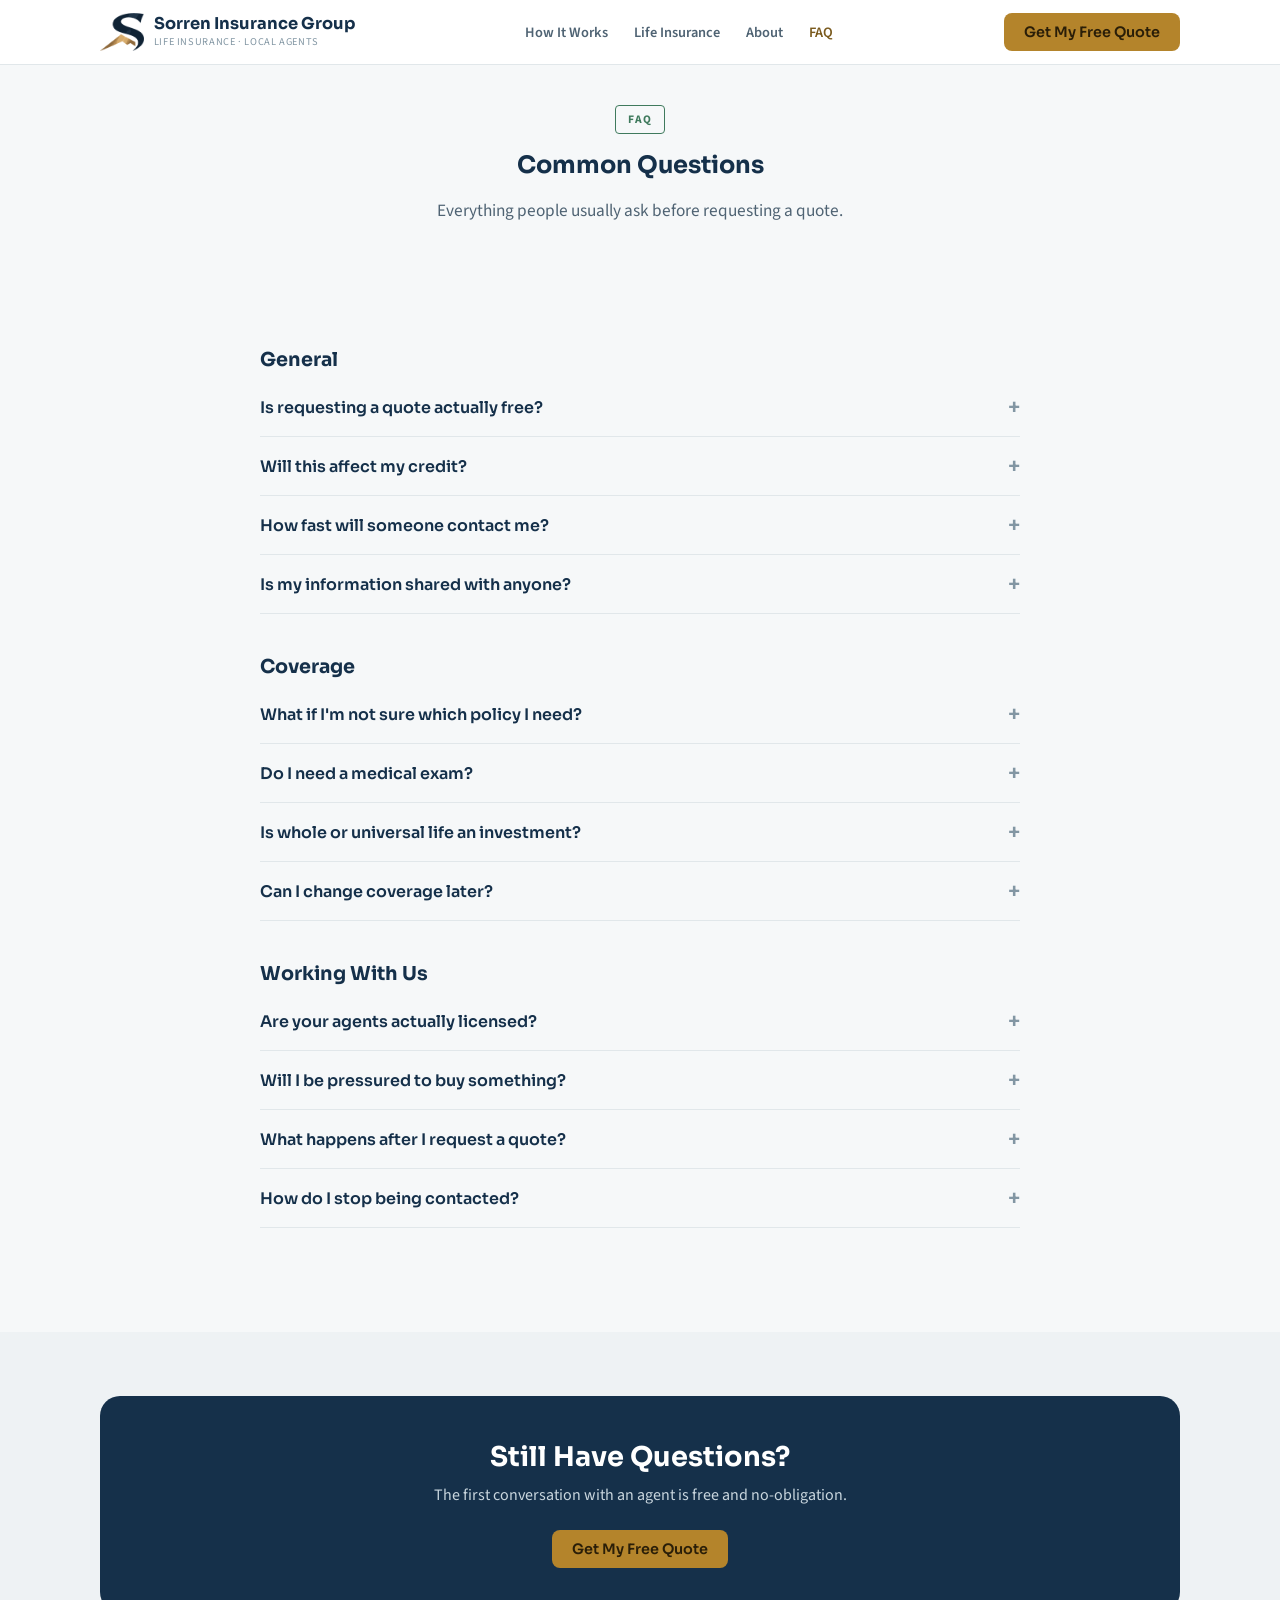
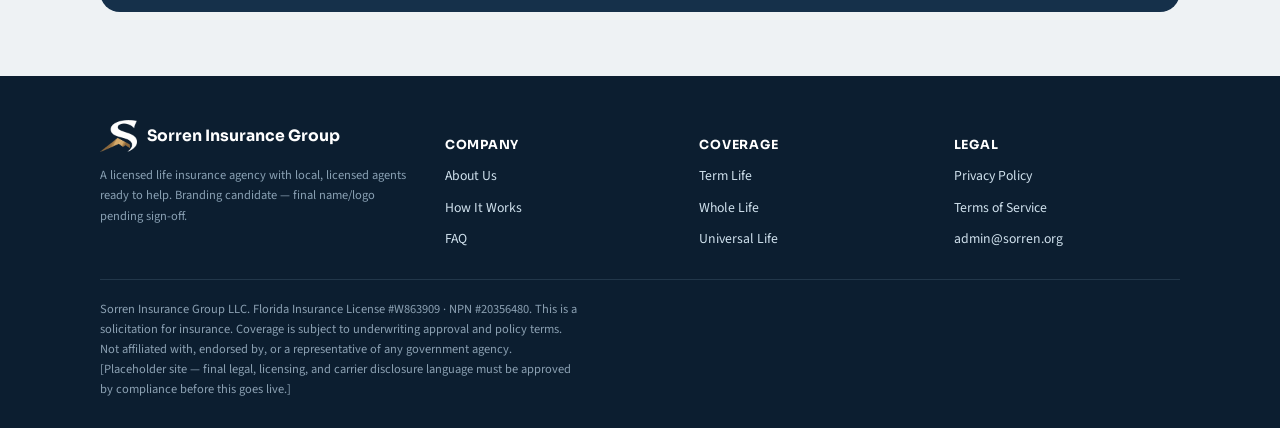
<file: faq.html>
<!doctype html>
<html lang="en">
<head>
<meta charset="utf-8">
<meta name="viewport" content="width=device-width,initial-scale=1">
<title>FAQ — Sorren Insurance Group</title>
<style>

  :root{
    --navy:#15304A; --navy-deep:#0C1E30;
    --paper:#F6F8F9; --surface:#FFFFFF; --surface-2:#EEF2F4;
    --ink:#15304A; --ink-soft:#4F6373; --ink-faint:#8296A3;
    --line:#E1E7EA;
    --gold:#B4842B; --gold-soft:#F7EEDA; --gold-ink:#7A5A1D;
    --sage:#3F7A5D; --sage-soft:#E7F1EC;
    --warn:#A24E2E; --warn-soft:#F7E9E1;
    --link:#7A5A1D;
    --font-head:'Sora', 'Segoe UI', sans-serif;
    --font-body:'Source Sans 3', -apple-system, sans-serif;
  }
  @media (prefers-color-scheme: dark){
    :root:not([data-theme="light"]){
      --paper:#0B0E12; --surface:#14181D; --surface-2:#191E24;
      --ink:#ECEFF2; --ink-soft:#AEB8C2; --ink-faint:#77828C;
      --line:#262E36;
      --gold:#DDAE58; --gold-soft:#2C2313; --gold-ink:#E8C381;
      --sage:#6FB393; --sage-soft:#173327;
      --warn:#E08A63; --warn-soft:#3B2419;
      --navy:#8FB4D6;
      --link:#DDAE58;
    }
  }
  :root[data-theme="dark"]{
    --paper:#0B0E12; --surface:#14181D; --surface-2:#191E24;
    --ink:#ECEFF2; --ink-soft:#AEB8C2; --ink-faint:#77828C;
    --line:#262E36;
    --gold:#DDAE58; --gold-soft:#2C2313; --gold-ink:#E8C381;
    --sage:#6FB393; --sage-soft:#173327;
    --warn:#E08A63; --warn-soft:#3B2419;
    --navy:#8FB4D6;
    --link:#DDAE58;
  }
  @media (prefers-color-scheme: dark){
    :root:not([data-theme="light"]) .step-num{ background:var(--gold); color:#2A1E08; }
    :root:not([data-theme="light"]) .cta-banner{ background:var(--surface-2); border:1px solid var(--line); }
    :root:not([data-theme="light"]) .cta-banner h2{ color:var(--ink); }
    :root:not([data-theme="light"]) .cta-banner p{ color:var(--ink-soft); }
  }
  :root[data-theme="dark"] .step-num{ background:var(--gold); color:#2A1E08; }
  :root[data-theme="dark"] .cta-banner{ background:var(--surface-2); border:1px solid var(--line); }
  :root[data-theme="dark"] .cta-banner h2{ color:var(--ink); }
  :root[data-theme="dark"] .cta-banner p{ color:var(--ink-soft); }
  *{ box-sizing:border-box; }
  body{ background:var(--paper); color:var(--ink); font-family:var(--font-body); margin:0; }
  h1,h2,h3{ font-family:var(--font-head); color:var(--ink); text-wrap:balance; margin:0; }
  p,li{ color:var(--ink-soft); line-height:1.65; }
  a{ color:var(--link); }
  .wrap{ max-width:1120px; margin:0 auto; padding-inline:20px; }
  img{ max-width:100%; }
  [hidden]{ display:none !important; }


  header.site{ border-bottom:1px solid var(--line); background:var(--surface); position:sticky; top:0; z-index:20; }
  .nav-row{ display:flex; align-items:center; justify-content:space-between; gap:20px; padding-block:13px; }
  .brand{ display:flex; align-items:center; gap:10px; text-decoration:none; flex:none; }
  .brand img{ width:auto; height:38px; display:block; }
  .brand-name{ font-family:var(--font-head); font-weight:700; font-size:1.02rem; color:var(--ink); line-height:1.15; }
  .brand-sub{ font-size:.65rem; color:var(--ink-faint); letter-spacing:.06em; text-transform:uppercase; }
  nav.main-nav{ display:flex; align-items:center; gap:26px; }
  nav.main-nav a{ font-size:.9rem; font-weight:600; color:var(--ink-soft); text-decoration:none; }
  nav.main-nav a:hover{ color:var(--ink); }
  nav.main-nav a.current{ color:var(--gold-ink); }
  .nav-right{ display:flex; align-items:center; gap:16px; flex:none; }
  .nav-phone{ font-family:var(--font-head); font-weight:700; color:var(--navy); font-size:.92rem; text-decoration:none; white-space:nowrap; }
  .btn{ font-family:var(--font-head); font-weight:600; font-size:.9rem; padding:10px 20px; border-radius:8px; border:none; cursor:pointer; text-decoration:none; display:inline-flex; align-items:center; gap:8px; white-space:nowrap; }
  .btn-primary{ background:var(--gold); color:#2A1E08; }
  .btn-ghost{ background:transparent; color:var(--navy); border:1.5px solid var(--line); }
  .nav-toggle{ display:none; }
  @media (max-width:900px){
    nav.main-nav{ display:none; }
    .nav-phone{ display:none; }
  }

  section{ padding-block:64px; }
  section.tight{ padding-block:40px; }
  .eyebrow{ font-family:var(--font-body); font-size:.72rem; font-weight:700; letter-spacing:.07em; text-transform:uppercase; color:var(--sage); background:transparent; display:inline-block; padding:5px 12px; border:1px solid var(--sage); border-radius:4px; margin-bottom:16px; }
  .center{ text-align:center; }
  .lede{ font-size:1.08rem; max-width:60ch; }
  .lede.center{ margin-inline:auto; }

  .icon-badge{ width:28px; height:28px; background:transparent; color:var(--sage); display:flex; align-items:center; justify-content:center; flex:none; }
  .icon-badge svg{ width:28px; height:28px; }
  .icon-badge.gold{ color:var(--gold-ink); }

  .grid-3{ display:grid; grid-template-columns:repeat(3,1fr); gap:22px; }
  .grid-4{ display:grid; grid-template-columns:repeat(4,1fr); gap:20px; }
  @media (max-width:900px){ .grid-3, .grid-4{ grid-template-columns:repeat(2,1fr); } }
  @media (max-width:600px){ .grid-3, .grid-4{ grid-template-columns:1fr; } }

  .card{ background:var(--surface); border:1px solid var(--line); border-radius:14px; padding:26px; }
  .card h3{ font-size:1.05rem; margin-top:14px; }
  .card p{ font-size:.92rem; margin-top:6px; }

  .trust-bar{ background:var(--surface-2); border-block:1px solid var(--line); }
  .trust-row{ display:flex; justify-content:space-between; gap:20px; padding-block:20px; flex-wrap:wrap; }
  .trust-item{ display:flex; align-items:center; gap:10px; font-size:.86rem; color:var(--ink-soft); font-weight:600; }
  .trust-item svg{ flex:none; color:var(--sage); }

  .step-row{ display:flex; gap:18px; align-items:flex-start; }
  .step-num{ width:38px; height:38px; border-radius:50%; background:var(--navy); color:#fff; font-family:var(--font-head); font-weight:700; display:flex; align-items:center; justify-content:center; flex:none; font-size:.95rem; }

  details{ border-bottom:1px solid var(--line); padding-block:16px; }
  summary{ font-family:var(--font-head); font-weight:600; cursor:pointer; font-size:1rem; list-style:none; display:flex; justify-content:space-between; align-items:center; gap:12px; color:var(--ink); }
  summary::-webkit-details-marker{ display:none; }
  summary::after{ content:"+"; font-size:1.3rem; color:var(--ink-faint); flex:none; }
  details[open] summary::after{ content:"\2013"; }
  details p{ margin-top:10px; font-size:.94rem; max-width:70ch; }

  table.compare{ width:100%; border-collapse:collapse; font-size:.9rem; background:var(--surface); border-radius:12px; overflow:hidden; border:1px solid var(--line); }
  table.compare th, table.compare td{ text-align:left; padding:13px 14px; border-bottom:1px solid var(--line); vertical-align:top; }
  table.compare th{ font-family:var(--font-head); background:var(--surface-2); color:var(--ink); font-size:.85rem; }
  table.compare tr:last-child td{ border-bottom:none; }
  .table-scroll{ overflow-x:auto; }

  .cta-banner{ background:var(--navy); border-radius:20px; padding:44px 36px; text-align:center; }
  .cta-banner h2{ color:#fff; font-size:1.7rem; }
  .cta-banner p{ color:#C9D6DE; margin-top:8px; }

  .disclaimer-inline{ background:var(--warn-soft); border:1px solid var(--warn); border-radius:12px; padding:14px 18px; font-size:.84rem; color:var(--warn); margin-block:18px; }

  footer.site{ background:var(--navy-deep); color:#B9CADA; padding-block:44px 28px; font-size:.85rem; }
  .footer-grid{ display:grid; grid-template-columns:1.4fr 1fr 1fr 1fr; gap:28px; padding-bottom:28px; }
  @media (max-width:760px){ .footer-grid{ grid-template-columns:1fr 1fr; } }
  .footer-brand{ display:flex; align-items:center; gap:10px; margin-bottom:10px; }
  .footer-brand img{ width:auto; height:32px; }
  .footer-brand-name{ font-family:var(--font-head); font-weight:700; color:#fff; font-size:.98rem; }
  footer.site h4{ font-family:var(--font-head); color:#fff; font-size:.78rem; text-transform:uppercase; letter-spacing:.06em; margin-bottom:12px; }
  footer.site ul{ list-style:none; padding:0; margin:0; display:flex; flex-direction:column; gap:9px; }
  footer.site a{ color:#CFE0EC; text-decoration:none; font-size:.86rem; }
  footer.site a:hover{ text-decoration:underline; }
  footer.site .fine{ color:#89A0B3; font-size:.78rem; }
  .footer-bottom{ border-top:1px solid #22374A; padding-top:20px; display:flex; justify-content:space-between; gap:16px; flex-wrap:wrap; }
  .footer-legal{ color:#8BA0B2; max-width:80ch; line-height:1.6; font-size:.78rem; }


  .faq-group{ max-width:760px; margin:0 auto 40px; }
  .faq-group h2{ font-size:1.2rem; margin-bottom:6px; }

</style>
<link rel="stylesheet" href="https://fonts.googleapis.com/css2?family=Sora:wght@600;700;800&family=Source+Sans+3:wght@400;500;600&display=swap">
<link rel="icon" href="/favicon.ico" sizes="any"><link rel="icon" type="image/png" sizes="48x48" href="/favicon-48.png"><link rel="apple-touch-icon" href="/apple-touch-icon.png">
</head>
<body>

<header class="site">
  <div class="wrap nav-row">
    <a class="brand" href="index.html">
      <img src="logo-header.png" alt="Sorren Insurance Group" width="44" height="38">
      <div>
        <div class="brand-name">Sorren Insurance Group</div>
        <div class="brand-sub">Life Insurance · Local Agents</div>
      </div>
    </a>
    <nav class="main-nav">
      <a href="how-it-works.html">How It Works</a>
      <a href="life-insurance.html">Life Insurance</a>
      <a href="about.html">About</a>
      <a href="faq.html" class="current">FAQ</a>
    </nav>
    <div class="nav-right">
      <a class="btn btn-primary" href="get-quote.html">Get My Free Quote</a>
    </div>
  </div>
</header>


<section class="tight">
  <div class="wrap">
    <div class="section-head center">
      <span class="eyebrow">FAQ</span>
      <h1>Common Questions</h1>
      <p class="lede center">Everything people usually ask before requesting a quote.</p>
    </div>
  </div>
</section>

<section>
  <div class="wrap">
    <div class="faq-group"><h2>General</h2><details><summary>Is requesting a quote actually free?</summary><p>Yes. Requesting a quote costs nothing and doesn't obligate you to purchase anything.</p></details><details><summary>Will this affect my credit?</summary><p>No. Requesting a life insurance quote does not involve a credit check or affect your credit score.</p></details><details><summary>How fast will someone contact me?</summary><p>A licensed agent typically follows up shortly after you submit your request, during business hours.</p></details><details><summary>Is my information shared with anyone?</summary><p>Your information is used to connect you with a licensed agent for your quote, and is never sold. See our <a href="privacy.html">Privacy Policy</a> for full details.</p></details></div>
    <div class="faq-group"><h2>Coverage</h2><details><summary>What if I'm not sure which policy I need?</summary><p>That's normal — select what you're trying to accomplish on the form, and your agent will walk you through term, whole life, and universal life options based on your goals.</p></details><details><summary>Do I need a medical exam?</summary><p>It depends on the specific policy and carrier. Some options require one, others don't — your agent will explain what applies to the coverage you're considering.</p></details><details><summary>Is whole or universal life an investment?</summary><p>No. Life insurance is not a security, bank deposit, or investment. Certain permanent policies build cash value as a feature, but growth is not guaranteed and depends on the specific policy.</p></details><details><summary>Can I change coverage later?</summary><p>Depending on the policy, you may have options to adjust coverage over time. Your agent can explain what applies to your specific policy.</p></details></div>
    <div class="faq-group"><h2>Working With Us</h2><details><summary>Are your agents actually licensed?</summary><p>Yes. Every agent you'll speak with is licensed to sell insurance in your state.</p></details><details><summary>Will I be pressured to buy something?</summary><p>No. Our agents aim to give you clear information so you can make the right call for your family — there's no obligation to purchase.</p></details><details><summary>What happens after I request a quote?</summary><p>A licensed agent reaches out to understand your goals and budget, then walks you through coverage options that fit. See the full <a href="how-it-works.html">How It Works</a> page for details.</p></details><details><summary>How do I stop being contacted?</summary><p>You can reply STOP to any text, tell an agent on a call, or contact us directly. See our <a href="privacy.html">Privacy Policy</a> for details.</p></details></div>
  </div>
</section>

<section style="background:var(--surface-2);">
  <div class="wrap">
    <div class="cta-banner">
      <h2>Still Have Questions?</h2>
      <p>The first conversation with an agent is free and no-obligation.</p>
      <div class="hero-actions" style="justify-content:center; margin-top:22px;">
        <a class="btn btn-primary" href="get-quote.html">Get My Free Quote</a>
      </div>
    </div>
  </div>
</section>


<footer class="site">
  <div class="wrap">
    <div class="footer-grid">
      <div>
        <div class="footer-brand">
          <img src="logo-light.png" alt="Sorren Insurance Group" width="37" height="32">
          <div class="footer-brand-name">Sorren Insurance Group</div>
        </div>
        <p class="fine">A licensed life insurance agency with local, licensed agents ready to help. Branding candidate — final name/logo pending sign-off.</p>
      </div>
      <div>
        <h4>Company</h4>
        <ul>
          <li><a href="about.html">About Us</a></li>
          <li><a href="how-it-works.html">How It Works</a></li>
          <li><a href="faq.html">FAQ</a></li>
        </ul>
      </div>
      <div>
        <h4>Coverage</h4>
        <ul>
          <li><a href="life-insurance.html#term">Term Life</a></li>
          <li><a href="life-insurance.html#whole">Whole Life</a></li>
          <li><a href="life-insurance.html#universal">Universal Life</a></li>
        </ul>
      </div>
      <div>
        <h4>Legal</h4>
        <ul>
          <li><a href="privacy.html">Privacy Policy</a></li>
          <li><a href="terms.html">Terms of Service</a></li>
          <li><a href="mailto:admin@sorren.org">admin@sorren.org</a></li>
        </ul>
      </div>
    </div>
    <div class="footer-bottom">
      <div class="footer-legal">Sorren Insurance Group LLC. Florida Insurance License #W863909 · NPN #20356480. This is a solicitation for insurance. Coverage is subject to underwriting approval and policy terms. Not affiliated with, endorsed by, or a representative of any government agency. [Placeholder site — final legal, licensing, and carrier disclosure language must be approved by compliance before this goes live.]</div>
    </div>
  </div>
</footer>

<script src="tracking.js" defer></script>
</body>
</html>
</file>
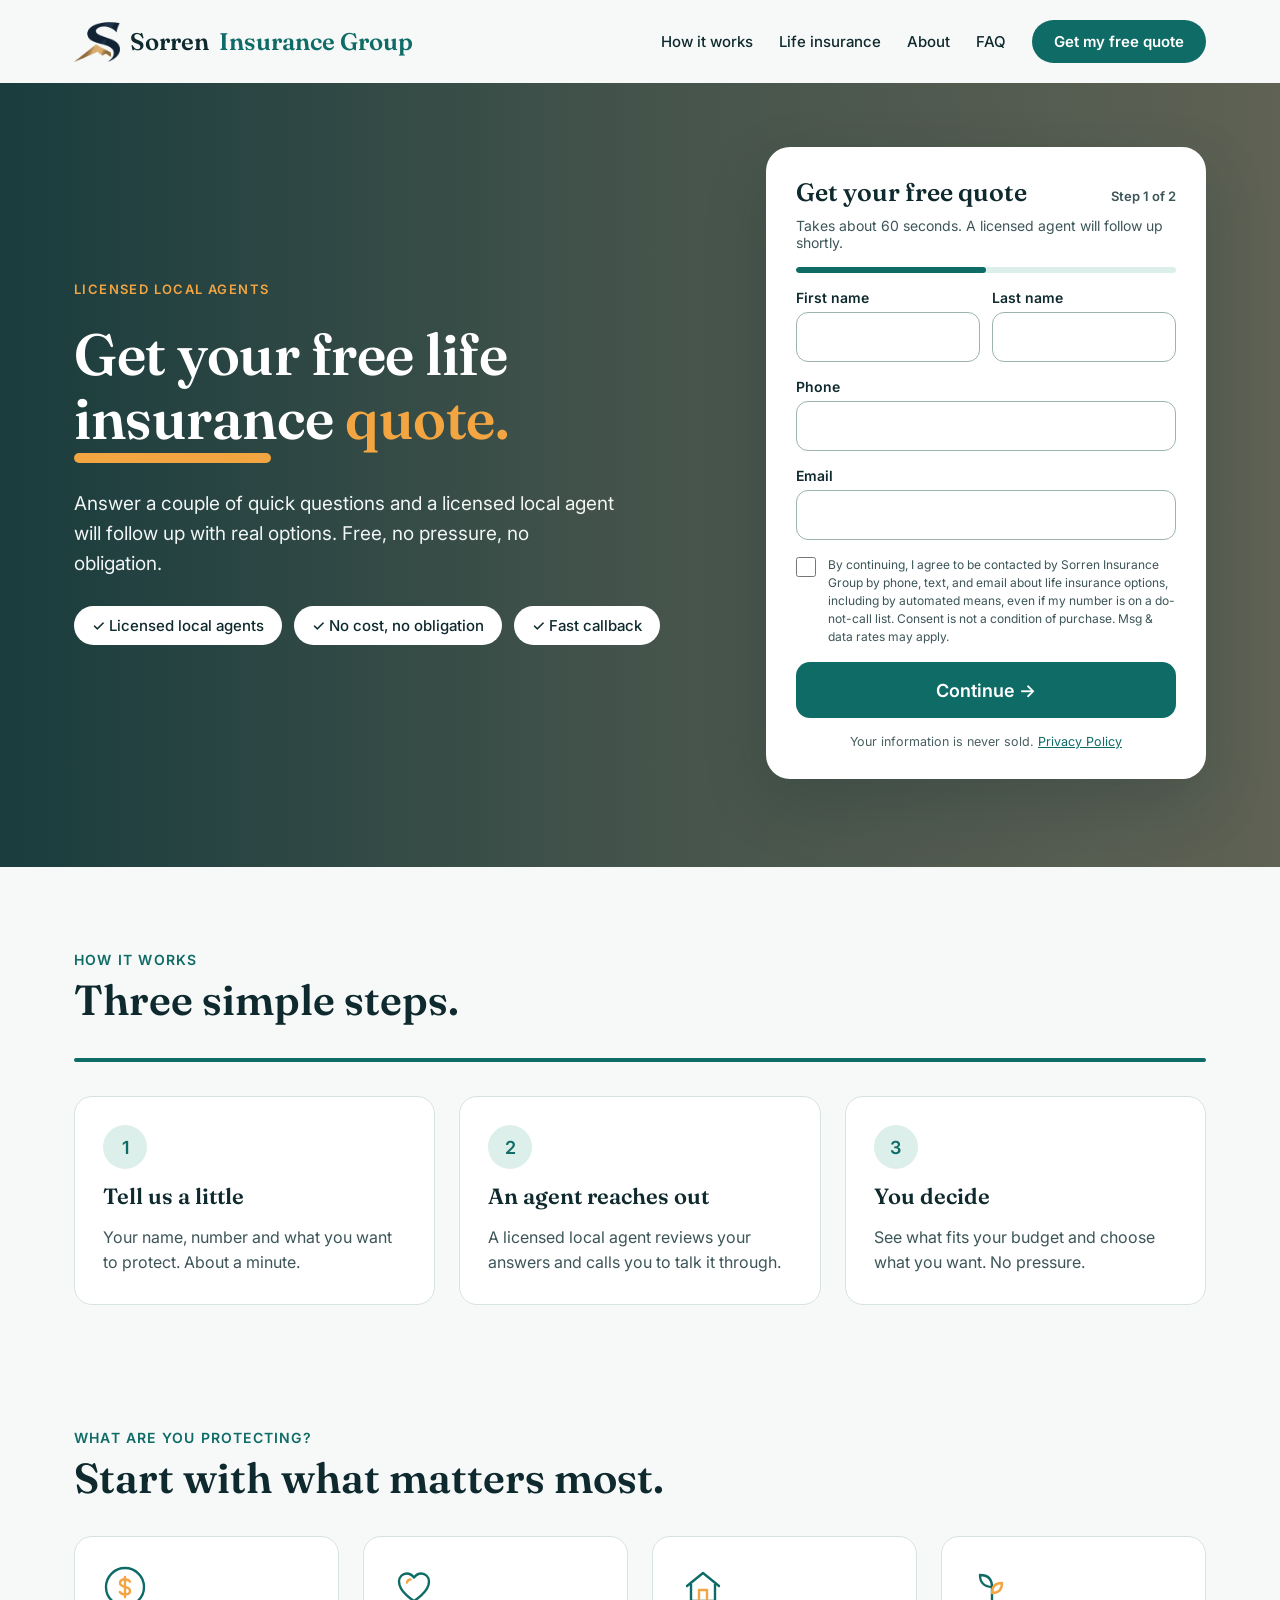
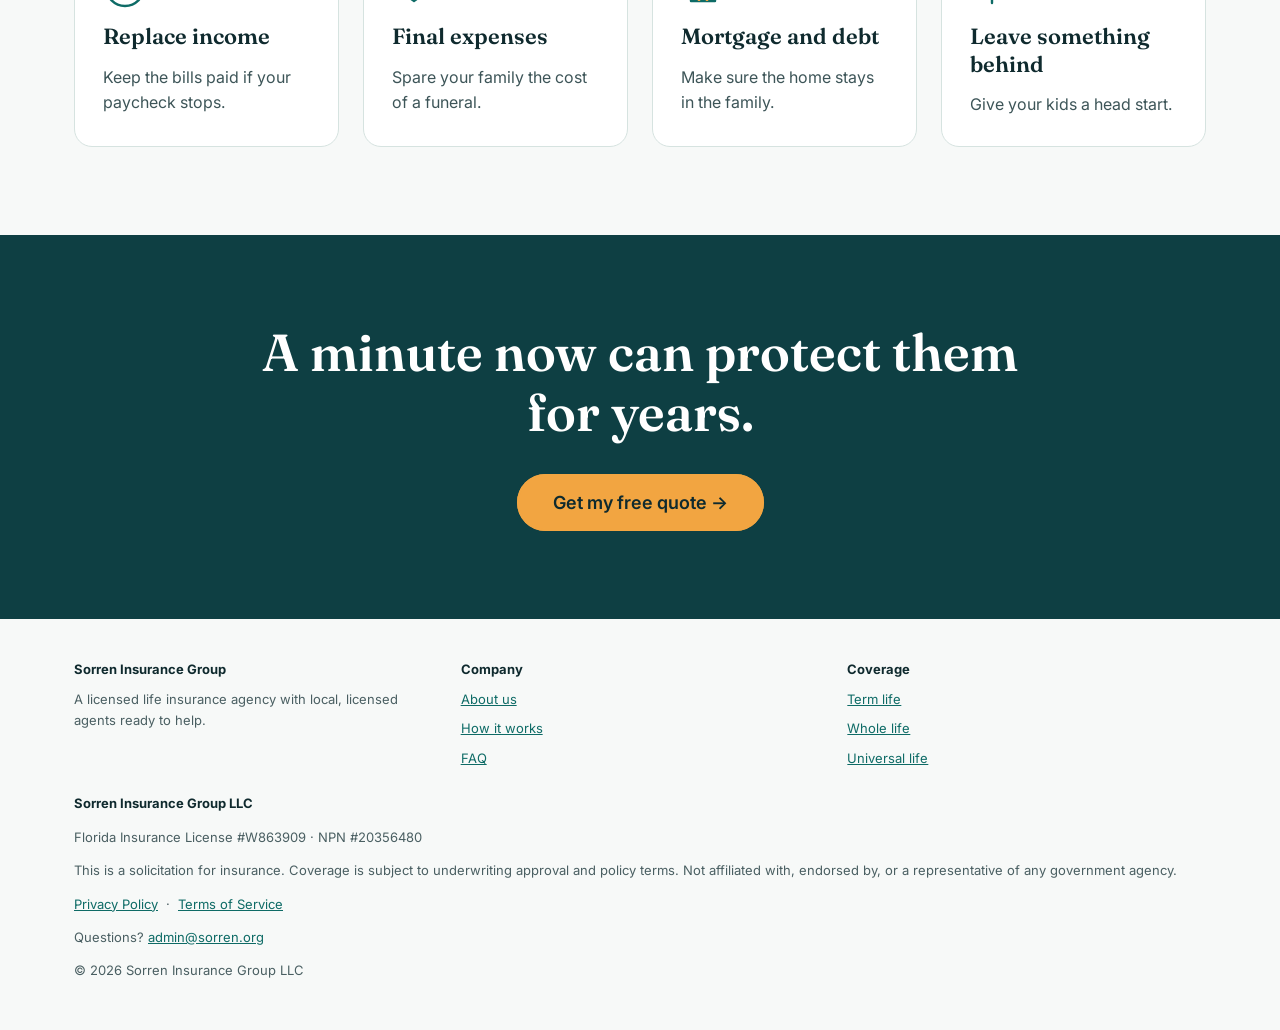
<file: get-quote.html>
<!doctype html>
<html lang="en">
<head>
<meta charset="utf-8">
<meta name="viewport" content="width=device-width,initial-scale=1">
<title>Get a Free Life Insurance Quote | Sorren Insurance Group</title>
<meta name="description" content="Answer a couple of quick questions and a licensed local agent will follow up with real options. Free, no pressure, no obligation.">
<link rel="preconnect" href="https://fonts.googleapis.com">
<link rel="preconnect" href="https://fonts.gstatic.com" crossorigin>
<link rel="stylesheet" href="https://fonts.googleapis.com/css2?family=Fraunces:opsz,wght@9..144,500;9..144,600&family=Inter:wght@400;500;600&display=swap">
<link rel="stylesheet" href="sorren.css">
<link rel="icon" href="/favicon.ico" sizes="any"><link rel="icon" type="image/png" sizes="48x48" href="/favicon-48.png"><link rel="apple-touch-icon" href="/apple-touch-icon.png">
</head>
<body>

<header class="wrap nav">
  <a class="brand" href="index.html"><img class="brandlogo" src="logo-header.png" alt="" width="46" height="40">Sorren<b> Insurance Group</b></a>
  <nav class="navlinks"><a href="how-it-works.html">How it works</a><a href="life-insurance.html">Life insurance</a><a href="about.html">About</a><a href="faq.html">FAQ</a><a class="btn" href="#quote">Get my free quote</a></nav>
</header>

<main>
<section class="hero">
  <div class="herobg"></div>
  <div class="scrim"></div>
  <div id="quote" class="wrap herogrid">
    <div class="hcol">
      <div class="rise d1 eyebrow">LICENSED LOCAL AGENTS</div>
      <h1 class="rise d2 h1">Get your free life insurance <em>quote.</em><span class="marker"></span></h1>
      <p class="rise d3 lead">Answer a couple of quick questions and a licensed local agent will follow up with real options. Free, no pressure, no obligation.</p>
      <div class="rise d4 chips"><span class="chip">&#10003; Licensed local agents</span><span class="chip">&#10003; No cost, no obligation</span><span class="chip">&#10003; Fast callback</span></div>
    </div>

    <div class="fcol rise d3">
      <div class="fcard" id="quote-form">
        <div class="fhead"><h2 class="fh">Get your free quote</h2><div class="fstep" id="stepLabel">Step 1 of 2</div></div>
        <p class="fsub">Takes about 60 seconds. A licensed agent will follow up shortly.</p>
        <div class="bar" id="bar"><i></i></div>
        <form id="quoteForm" class="steps-form">
          <div style="position:absolute;left:-9999px;top:-9999px" aria-hidden="true"><label for="hp_website">Website</label><input type="text" id="hp_website" name="website" tabindex="-1" autocomplete="off"></div>
          <div id="step1" class="steps-form">
            <div class="row2">
              <div><label for="fname">First name</label><input id="fname" autocomplete="given-name" required></div>
              <div><label for="lname">Last name</label><input id="lname" autocomplete="family-name" required></div>
            </div>
            <div><label for="phone">Phone</label><input id="phone" type="tel" autocomplete="tel" inputmode="tel" required></div>
            <div><label for="email">Email</label><input id="email" type="email" autocomplete="email" required></div>
            <label class="consent">
              <input type="checkbox" required>
              <span>By continuing, I agree to be contacted by Sorren Insurance Group by phone, text, and email about life insurance options, including by automated means, even if my number is on a do-not-call list. Consent is not a condition of purchase. Msg &amp; data rates may apply.</span>
            </label>
            <button type="button" class="cta" id="continueBtn">Continue <span class="arrow">&#8594;</span></button>
            <div class="fine">Your information is never sold. <a href="privacy.html" target="_blank" rel="noopener">Privacy Policy</a></div>
          </div>
          <div id="step2" class="steps-form" hidden>
            <div>
              <label for="motivation">What do you want this policy to do for your family?</label>
              <select id="motivation"><option>Replace my income if something happens to me</option><option>Cover final expenses so my family isn't burdened</option><option>Pay off our mortgage or other debts</option><option>Leave money behind for my family's future</option><option>Not sure yet — just exploring</option></select>
            </div>
            <div>
              <label for="budget">What's your monthly budget for coverage?</label>
              <select id="budget"><option>Under $50/month</option><option>$50 – $100/month</option><option>$100 – $200/month</option><option>$200+/month</option><option>Not sure yet</option></select>
            </div>
            <button type="submit" class="cta">Get My Free Quote</button>
            <div class="fine">Your information is never sold. <a href="privacy.html" target="_blank" rel="noopener">Privacy Policy</a></div>
          </div>
        </form>
      </div>
      <div class="thanks" id="thanksCard">
        <svg width="56" height="56" viewBox="0 0 56 56" fill="none" aria-hidden="true"><circle cx="28" cy="28" r="26" fill="#DDEFEA"/><path d="M16 29l8 8 16-17" stroke="#0E6B66" stroke-width="3.4" stroke-linecap="round" stroke-linejoin="round"/></svg>
        <h2>Thanks — your quote request is in!</h2>
        <p>A licensed local agent will be calling you shortly. Keep an eye on your phone — you'll also get a text confirmation now.</p>
      </div>
    </div>
  </div>
</section>

  <section id="how" class="wrap section">
    <div>
      <div class="kicker">HOW IT WORKS</div>
      <h2 class="h2">Three simple steps.</h2>
    </div>
      <div class="track"><i></i></div>
      <div class="grid3">
      <div class="step"><div class="num">1</div><div class="ct">Tell us a little</div><div class="cb">Your name, number and what you want to protect. About a minute.</div></div>
      <div class="step"><div class="num">2</div><div class="ct">An agent reaches out</div><div class="cb">A licensed local agent reviews your answers and calls you to talk it through.</div></div>
      <div class="step"><div class="num">3</div><div class="ct">You decide</div><div class="cb">See what fits your budget and choose what you want. No pressure.</div></div>
      </div>
  </section>
  <section id="coverage" class="wrap section">
    <div>
      <div class="kicker">WHAT ARE YOU PROTECTING?</div>
      <h2 class="h2">Start with what matters most.</h2>
    </div>
      <div class="grid4">
      <a class="card" href="#quote"><svg width="44" height="44" viewBox="0 0 44 44" fill="none" aria-hidden="true"><circle cx="22" cy="22" r="19" stroke="#0E6B66" stroke-width="2.4"/><path d="M22 12v20M27 16.5c-1.2-1.6-3-2.2-5-2.2-3 0-5 1.5-5 3.7s2 3.2 5 3.9 5 1.6 5 3.8-2 3.7-5 3.7c-2.2 0-4-.8-5.2-2.4" stroke="#F2A541" stroke-width="2.4" stroke-linecap="round"/></svg><div class="ct">Replace income</div><div class="cb">Keep the bills paid if your paycheck stops.</div></a>
      <a class="card" href="#quote"><svg width="44" height="44" viewBox="0 0 44 44" fill="none" aria-hidden="true"><path d="M22 36S7 27 7 16.5C7 11.8 10.6 8.5 14.8 8.5c2.7 0 5.2 1.4 7.2 4 2-2.6 4.5-4 7.2-4C33.4 8.5 37 11.8 37 16.5 37 27 22 36 22 36z" stroke="#0E6B66" stroke-width="2.4" stroke-linejoin="round"/><path d="M15 17.5c.5-2 1.9-3 3.5-3" stroke="#F2A541" stroke-width="2.4" stroke-linecap="round"/></svg><div class="ct">Final expenses</div><div class="cb">Spare your family the cost of a funeral.</div></a>
      <a class="card" href="#quote"><svg width="44" height="44" viewBox="0 0 44 44" fill="none" aria-hidden="true"><path d="M6 21L22 8l16 13" stroke="#0E6B66" stroke-width="2.4" stroke-linecap="round" stroke-linejoin="round"/><path d="M10 19v17h24V19" stroke="#0E6B66" stroke-width="2.4" stroke-linejoin="round"/><path d="M18 36V25h8v11" stroke="#F2A541" stroke-width="2.4" stroke-linejoin="round"/></svg><div class="ct">Mortgage and debt</div><div class="cb">Make sure the home stays in the family.</div></a>
      <a class="card" href="#quote"><svg width="44" height="44" viewBox="0 0 44 44" fill="none" aria-hidden="true"><path d="M22 38V20" stroke="#0E6B66" stroke-width="2.4" stroke-linecap="round"/><path d="M22 22c-7 0-12-4-12-12 8 0 12 4 12 12z" stroke="#0E6B66" stroke-width="2.4" stroke-linejoin="round"/><path d="M22 28c6 0 10-3 10-10-7 0-10 3-10 10z" stroke="#F2A541" stroke-width="2.4" stroke-linejoin="round"/></svg><div class="ct">Leave something behind</div><div class="cb">Give your kids a head start.</div></a>
      </div>
  </section>

  <section class="band">
    <div class="wrap bandin">
      <h2 class="bandh"><span class="w">A</span> <span class="w">minute</span> <span class="w">now</span> <span class="w">can</span> <span class="w">protect</span> <span class="w">them</span> <span class="w">for</span> <span class="w">years.</span></h2>
      <a class="ring" href="#quote">Get my free quote &#8594;</a>
    </div>
  </section>
</main>

<footer class="wrap foot">
  <div class="footcols"><div><b>Sorren Insurance Group</b><span>A licensed life insurance agency with local, licensed agents ready to help.</span></div><div><b>Company</b><a href="about.html">About us</a><a href="how-it-works.html">How it works</a><a href="faq.html">FAQ</a></div><div><b>Coverage</b><a href="life-insurance.html#term">Term life</a><a href="life-insurance.html#whole">Whole life</a><a href="life-insurance.html#universal">Universal life</a></div></div>
  <div><b>Sorren Insurance Group LLC</b></div>
  <div>Florida Insurance License #W863909 · NPN #20356480</div>
  <div>This is a solicitation for insurance. Coverage is subject to underwriting approval and policy terms. Not affiliated with, endorsed by, or a representative of any government agency.</div>
  <div><a href="privacy.html" target="_blank" rel="noopener">Privacy Policy</a> &nbsp;&middot;&nbsp; <a href="terms.html" target="_blank" rel="noopener">Terms of Service</a></div>
  <div>Questions? <a href="mailto:admin@sorren.org">admin@sorren.org</a></div>
  <div>&copy; 2026 Sorren Insurance Group LLC</div>
</footer>

<script>
try{
  var SOURCE = 'Website';
  document.getElementById('continueBtn').addEventListener('click', function(){
    var step1 = document.getElementById('step1');
    var inputs = step1.querySelectorAll('input[required]');
    for (var i=0; i<inputs.length; i++){
      if (!inputs[i].reportValidity()) return;
    }
    step1.hidden = true;
    document.getElementById('step2').hidden = false;
    document.getElementById('stepLabel').textContent = 'Step 2 of 2';
    document.getElementById('bar').classList.add('two');
  });

  document.getElementById('quoteForm').addEventListener('submit', function(e){
    e.preventDefault();
    var motivationEl = document.getElementById('motivation');
    var budgetEl = document.getElementById('budget');
    var payload = {
      firstName: document.getElementById('fname').value,
      lastName: document.getElementById('lname').value,
      phone: document.getElementById('phone').value,
      email: document.getElementById('email').value,
      source: SOURCE,
      notes: 'Motivation: ' + (motivationEl ? motivationEl.value : '') + '. Budget: ' + (budgetEl ? budgetEl.value : '') + '.'
    };
    var consentEl = document.querySelector('.consent span');
    payload.website = (document.getElementById('hp_website') || {}).value || '';
    payload.tracking = (window.sorrenTrack && window.sorrenTrack.getData()) || {};
    payload.consentText = consentEl ? consentEl.textContent.trim() : '';
    payload.consentGiven = true;
    payload.pageUrl = window.location.href;
    fetch('/api/submit-lead', {
      method: 'POST',
      headers: { 'Content-Type': 'application/json' },
      body: JSON.stringify(payload)
    }).then(function(r){ if (r && r.ok && window.sorrenTrack) { window.sorrenTrack.lead(); } }).catch(function(err){ console.error('Lead submit failed', err); });
    document.getElementById('quote-form').classList.add('hide');
    document.getElementById('thanksCard').classList.add('show');
  });
}catch(err){}
</script>
<script src="tracking.js" defer></script>
</body>
</html>
</file>
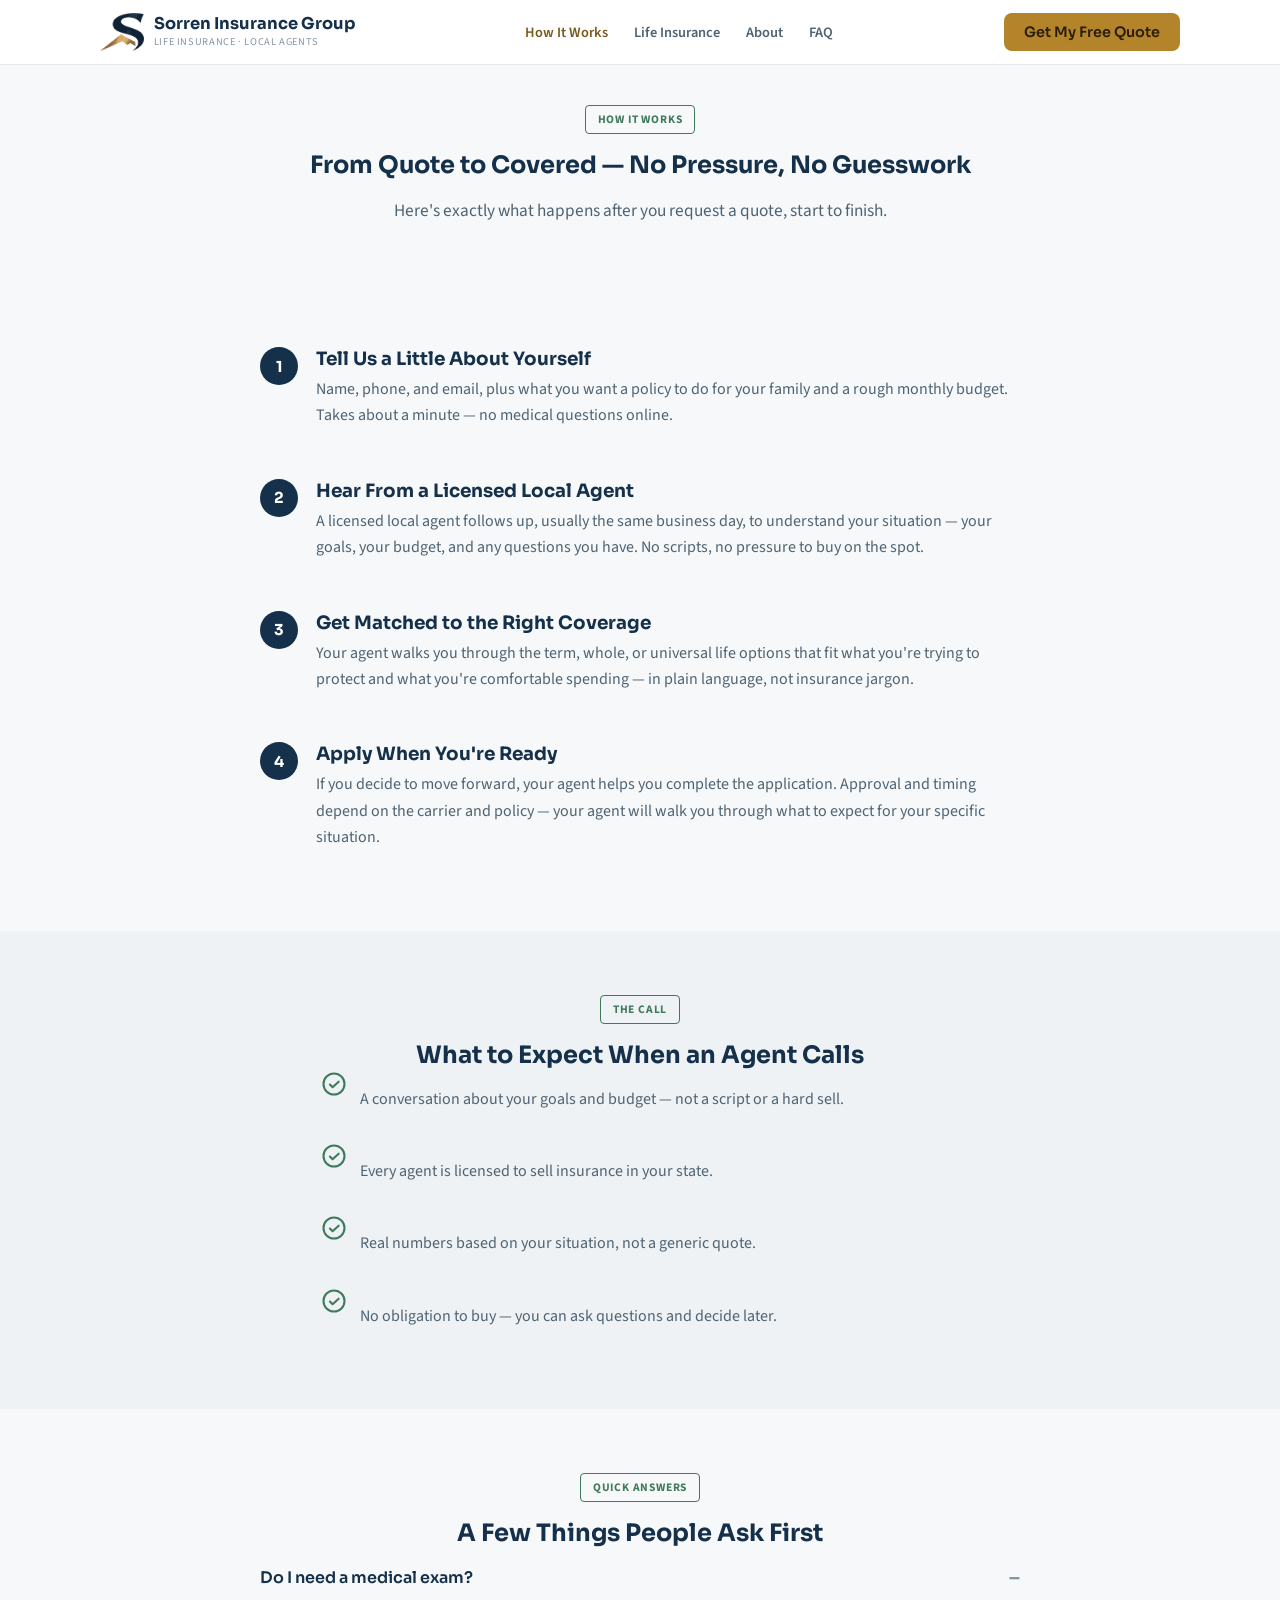
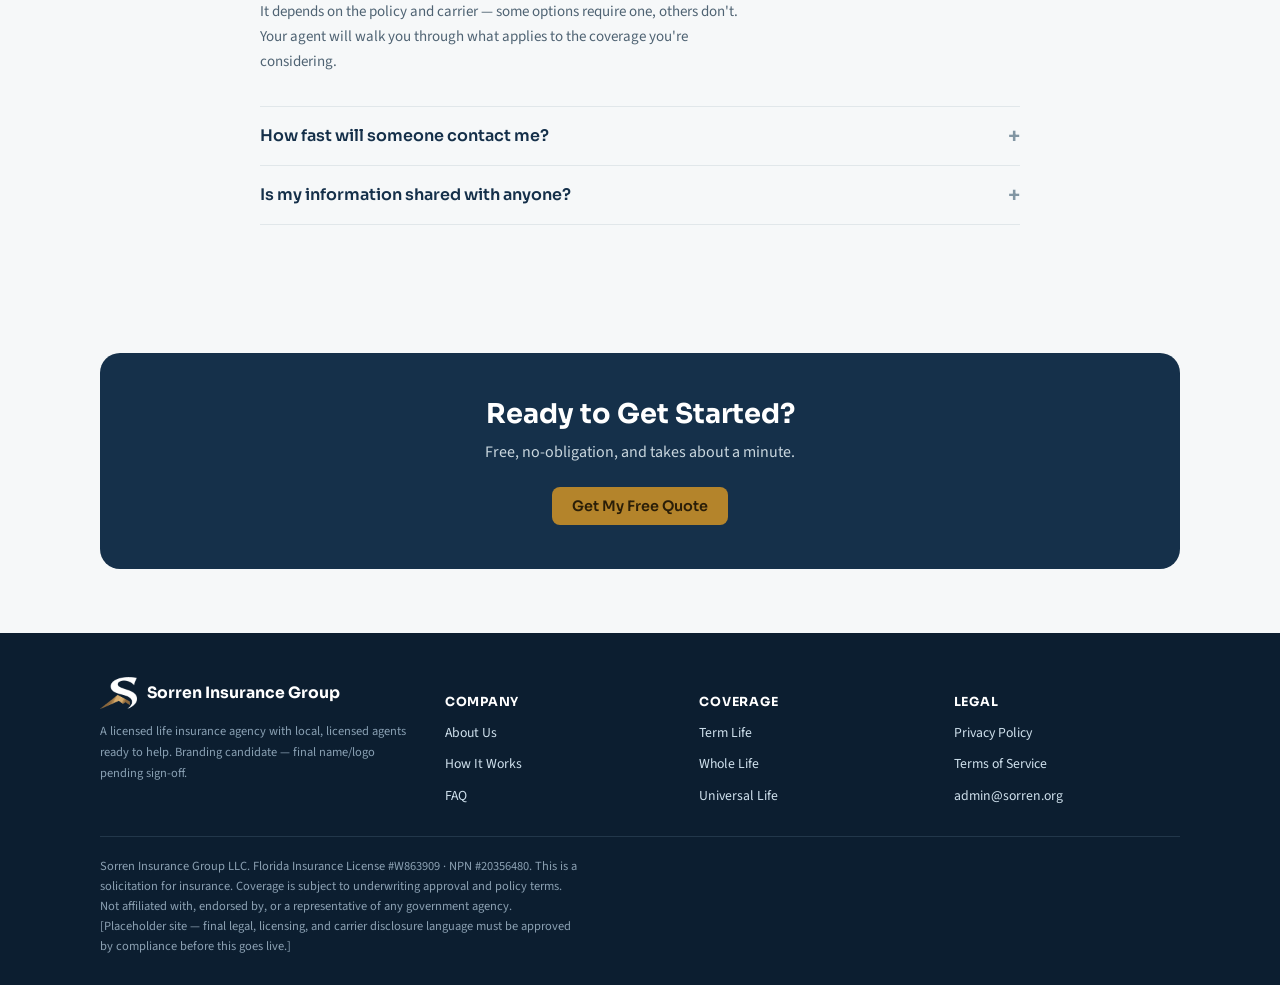
<file: how-it-works.html>
<!doctype html>
<html lang="en">
<head>
<meta charset="utf-8">
<meta name="viewport" content="width=device-width,initial-scale=1">
<title>How It Works — Sorren Insurance Group</title>
<style>

  :root{
    --navy:#15304A; --navy-deep:#0C1E30;
    --paper:#F6F8F9; --surface:#FFFFFF; --surface-2:#EEF2F4;
    --ink:#15304A; --ink-soft:#4F6373; --ink-faint:#8296A3;
    --line:#E1E7EA;
    --gold:#B4842B; --gold-soft:#F7EEDA; --gold-ink:#7A5A1D;
    --sage:#3F7A5D; --sage-soft:#E7F1EC;
    --warn:#A24E2E; --warn-soft:#F7E9E1;
    --link:#7A5A1D;
    --font-head:'Sora', 'Segoe UI', sans-serif;
    --font-body:'Source Sans 3', -apple-system, sans-serif;
  }
  @media (prefers-color-scheme: dark){
    :root:not([data-theme="light"]){
      --paper:#0B0E12; --surface:#14181D; --surface-2:#191E24;
      --ink:#ECEFF2; --ink-soft:#AEB8C2; --ink-faint:#77828C;
      --line:#262E36;
      --gold:#DDAE58; --gold-soft:#2C2313; --gold-ink:#E8C381;
      --sage:#6FB393; --sage-soft:#173327;
      --warn:#E08A63; --warn-soft:#3B2419;
      --navy:#8FB4D6;
      --link:#DDAE58;
    }
  }
  :root[data-theme="dark"]{
    --paper:#0B0E12; --surface:#14181D; --surface-2:#191E24;
    --ink:#ECEFF2; --ink-soft:#AEB8C2; --ink-faint:#77828C;
    --line:#262E36;
    --gold:#DDAE58; --gold-soft:#2C2313; --gold-ink:#E8C381;
    --sage:#6FB393; --sage-soft:#173327;
    --warn:#E08A63; --warn-soft:#3B2419;
    --navy:#8FB4D6;
    --link:#DDAE58;
  }
  @media (prefers-color-scheme: dark){
    :root:not([data-theme="light"]) .step-num{ background:var(--gold); color:#2A1E08; }
    :root:not([data-theme="light"]) .cta-banner{ background:var(--surface-2); border:1px solid var(--line); }
    :root:not([data-theme="light"]) .cta-banner h2{ color:var(--ink); }
    :root:not([data-theme="light"]) .cta-banner p{ color:var(--ink-soft); }
  }
  :root[data-theme="dark"] .step-num{ background:var(--gold); color:#2A1E08; }
  :root[data-theme="dark"] .cta-banner{ background:var(--surface-2); border:1px solid var(--line); }
  :root[data-theme="dark"] .cta-banner h2{ color:var(--ink); }
  :root[data-theme="dark"] .cta-banner p{ color:var(--ink-soft); }
  *{ box-sizing:border-box; }
  body{ background:var(--paper); color:var(--ink); font-family:var(--font-body); margin:0; }
  h1,h2,h3{ font-family:var(--font-head); color:var(--ink); text-wrap:balance; margin:0; }
  p,li{ color:var(--ink-soft); line-height:1.65; }
  a{ color:var(--link); }
  .wrap{ max-width:1120px; margin:0 auto; padding-inline:20px; }
  img{ max-width:100%; }
  [hidden]{ display:none !important; }


  header.site{ border-bottom:1px solid var(--line); background:var(--surface); position:sticky; top:0; z-index:20; }
  .nav-row{ display:flex; align-items:center; justify-content:space-between; gap:20px; padding-block:13px; }
  .brand{ display:flex; align-items:center; gap:10px; text-decoration:none; flex:none; }
  .brand img{ width:auto; height:38px; display:block; }
  .brand-name{ font-family:var(--font-head); font-weight:700; font-size:1.02rem; color:var(--ink); line-height:1.15; }
  .brand-sub{ font-size:.65rem; color:var(--ink-faint); letter-spacing:.06em; text-transform:uppercase; }
  nav.main-nav{ display:flex; align-items:center; gap:26px; }
  nav.main-nav a{ font-size:.9rem; font-weight:600; color:var(--ink-soft); text-decoration:none; }
  nav.main-nav a:hover{ color:var(--ink); }
  nav.main-nav a.current{ color:var(--gold-ink); }
  .nav-right{ display:flex; align-items:center; gap:16px; flex:none; }
  .nav-phone{ font-family:var(--font-head); font-weight:700; color:var(--navy); font-size:.92rem; text-decoration:none; white-space:nowrap; }
  .btn{ font-family:var(--font-head); font-weight:600; font-size:.9rem; padding:10px 20px; border-radius:8px; border:none; cursor:pointer; text-decoration:none; display:inline-flex; align-items:center; gap:8px; white-space:nowrap; }
  .btn-primary{ background:var(--gold); color:#2A1E08; }
  .btn-ghost{ background:transparent; color:var(--navy); border:1.5px solid var(--line); }
  .nav-toggle{ display:none; }
  @media (max-width:900px){
    nav.main-nav{ display:none; }
    .nav-phone{ display:none; }
  }

  section{ padding-block:64px; }
  section.tight{ padding-block:40px; }
  .eyebrow{ font-family:var(--font-body); font-size:.72rem; font-weight:700; letter-spacing:.07em; text-transform:uppercase; color:var(--sage); background:transparent; display:inline-block; padding:5px 12px; border:1px solid var(--sage); border-radius:4px; margin-bottom:16px; }
  .center{ text-align:center; }
  .lede{ font-size:1.08rem; max-width:60ch; }
  .lede.center{ margin-inline:auto; }

  .icon-badge{ width:28px; height:28px; background:transparent; color:var(--sage); display:flex; align-items:center; justify-content:center; flex:none; }
  .icon-badge svg{ width:28px; height:28px; }
  .icon-badge.gold{ color:var(--gold-ink); }

  .grid-3{ display:grid; grid-template-columns:repeat(3,1fr); gap:22px; }
  .grid-4{ display:grid; grid-template-columns:repeat(4,1fr); gap:20px; }
  @media (max-width:900px){ .grid-3, .grid-4{ grid-template-columns:repeat(2,1fr); } }
  @media (max-width:600px){ .grid-3, .grid-4{ grid-template-columns:1fr; } }

  .card{ background:var(--surface); border:1px solid var(--line); border-radius:14px; padding:26px; }
  .card h3{ font-size:1.05rem; margin-top:14px; }
  .card p{ font-size:.92rem; margin-top:6px; }

  .trust-bar{ background:var(--surface-2); border-block:1px solid var(--line); }
  .trust-row{ display:flex; justify-content:space-between; gap:20px; padding-block:20px; flex-wrap:wrap; }
  .trust-item{ display:flex; align-items:center; gap:10px; font-size:.86rem; color:var(--ink-soft); font-weight:600; }
  .trust-item svg{ flex:none; color:var(--sage); }

  .step-row{ display:flex; gap:18px; align-items:flex-start; }
  .step-num{ width:38px; height:38px; border-radius:50%; background:var(--navy); color:#fff; font-family:var(--font-head); font-weight:700; display:flex; align-items:center; justify-content:center; flex:none; font-size:.95rem; }

  details{ border-bottom:1px solid var(--line); padding-block:16px; }
  summary{ font-family:var(--font-head); font-weight:600; cursor:pointer; font-size:1rem; list-style:none; display:flex; justify-content:space-between; align-items:center; gap:12px; color:var(--ink); }
  summary::-webkit-details-marker{ display:none; }
  summary::after{ content:"+"; font-size:1.3rem; color:var(--ink-faint); flex:none; }
  details[open] summary::after{ content:"\2013"; }
  details p{ margin-top:10px; font-size:.94rem; max-width:70ch; }

  table.compare{ width:100%; border-collapse:collapse; font-size:.9rem; background:var(--surface); border-radius:12px; overflow:hidden; border:1px solid var(--line); }
  table.compare th, table.compare td{ text-align:left; padding:13px 14px; border-bottom:1px solid var(--line); vertical-align:top; }
  table.compare th{ font-family:var(--font-head); background:var(--surface-2); color:var(--ink); font-size:.85rem; }
  table.compare tr:last-child td{ border-bottom:none; }
  .table-scroll{ overflow-x:auto; }

  .cta-banner{ background:var(--navy); border-radius:20px; padding:44px 36px; text-align:center; }
  .cta-banner h2{ color:#fff; font-size:1.7rem; }
  .cta-banner p{ color:#C9D6DE; margin-top:8px; }

  .disclaimer-inline{ background:var(--warn-soft); border:1px solid var(--warn); border-radius:12px; padding:14px 18px; font-size:.84rem; color:var(--warn); margin-block:18px; }

  footer.site{ background:var(--navy-deep); color:#B9CADA; padding-block:44px 28px; font-size:.85rem; }
  .footer-grid{ display:grid; grid-template-columns:1.4fr 1fr 1fr 1fr; gap:28px; padding-bottom:28px; }
  @media (max-width:760px){ .footer-grid{ grid-template-columns:1fr 1fr; } }
  .footer-brand{ display:flex; align-items:center; gap:10px; margin-bottom:10px; }
  .footer-brand img{ width:auto; height:32px; }
  .footer-brand-name{ font-family:var(--font-head); font-weight:700; color:#fff; font-size:.98rem; }
  footer.site h4{ font-family:var(--font-head); color:#fff; font-size:.78rem; text-transform:uppercase; letter-spacing:.06em; margin-bottom:12px; }
  footer.site ul{ list-style:none; padding:0; margin:0; display:flex; flex-direction:column; gap:9px; }
  footer.site a{ color:#CFE0EC; text-decoration:none; font-size:.86rem; }
  footer.site a:hover{ text-decoration:underline; }
  footer.site .fine{ color:#89A0B3; font-size:.78rem; }
  .footer-bottom{ border-top:1px solid #22374A; padding-top:20px; display:flex; justify-content:space-between; gap:16px; flex-wrap:wrap; }
  .footer-legal{ color:#8BA0B2; max-width:80ch; line-height:1.6; font-size:.78rem; }


  .steps-detail{ display:flex; flex-direction:column; gap:34px; max-width:760px; margin:0 auto; }
  .step-detail-body h3{ font-size:1.15rem; }
  .step-detail-body p{ margin-top:6px; }
  .expect-list{ max-width:640px; margin:0 auto; display:flex; flex-direction:column; gap:14px; }
  .expect-item{ display:flex; gap:12px; align-items:flex-start; }

</style>
<link rel="stylesheet" href="https://fonts.googleapis.com/css2?family=Sora:wght@600;700;800&family=Source+Sans+3:wght@400;500;600&display=swap">
<link rel="icon" href="/favicon.ico" sizes="any"><link rel="icon" type="image/png" sizes="48x48" href="/favicon-48.png"><link rel="apple-touch-icon" href="/apple-touch-icon.png">
</head>
<body>

<header class="site">
  <div class="wrap nav-row">
    <a class="brand" href="index.html">
      <img src="logo-header.png" alt="Sorren Insurance Group" width="44" height="38">
      <div>
        <div class="brand-name">Sorren Insurance Group</div>
        <div class="brand-sub">Life Insurance · Local Agents</div>
      </div>
    </a>
    <nav class="main-nav">
      <a href="how-it-works.html" class="current">How It Works</a>
      <a href="life-insurance.html">Life Insurance</a>
      <a href="about.html">About</a>
      <a href="faq.html">FAQ</a>
    </nav>
    <div class="nav-right">
      <a class="btn btn-primary" href="get-quote.html">Get My Free Quote</a>
    </div>
  </div>
</header>


<section class="tight">
  <div class="wrap">
    <div class="section-head center">
      <span class="eyebrow">How It Works</span>
      <h1>From Quote to Covered — No Pressure, No Guesswork</h1>
      <p class="lede center">Here's exactly what happens after you request a quote, start to finish.</p>
    </div>
  </div>
</section>

<section>
  <div class="wrap">
    <div class="steps-detail">
      <div class="step-row">
        <div class="step-num">1</div>
        <div class="step-detail-body">
          <h3>Tell Us a Little About Yourself</h3>
          <p>Name, phone, and email, plus what you want a policy to do for your family and a rough monthly budget. Takes about a minute — no medical questions online.</p>
        </div>
      </div>
      <div class="step-row">
        <div class="step-num">2</div>
        <div class="step-detail-body">
          <h3>Hear From a Licensed Local Agent</h3>
          <p>A licensed local agent follows up, usually the same business day, to understand your situation — your goals, your budget, and any questions you have. No scripts, no pressure to buy on the spot.</p>
        </div>
      </div>
      <div class="step-row">
        <div class="step-num">3</div>
        <div class="step-detail-body">
          <h3>Get Matched to the Right Coverage</h3>
          <p>Your agent walks you through the term, whole, or universal life options that fit what you're trying to protect and what you're comfortable spending — in plain language, not insurance jargon.</p>
        </div>
      </div>
      <div class="step-row">
        <div class="step-num">4</div>
        <div class="step-detail-body">
          <h3>Apply When You're Ready</h3>
          <p>If you decide to move forward, your agent helps you complete the application. Approval and timing depend on the carrier and policy — your agent will walk you through what to expect for your specific situation.</p>
        </div>
      </div>
    </div>
  </div>
</section>

<section style="background:var(--surface-2);">
  <div class="wrap">
    <div class="section-head center">
      <span class="eyebrow">The Call</span>
      <h2>What to Expect When an Agent Calls</h2>
    </div>
    <div class="expect-list">
      <div class="expect-item"><div class="icon-badge"><svg viewBox="0 0 24 24" fill="none" stroke="currentColor" stroke-width="1.8"><circle cx="12" cy="12" r="9"/><path d="M8.5 12.5l2.3 2.3L16 10" stroke-linecap="round" stroke-linejoin="round"/></svg></div><p>A conversation about your goals and budget — not a script or a hard sell.</p></div>
      <div class="expect-item"><div class="icon-badge"><svg viewBox="0 0 24 24" fill="none" stroke="currentColor" stroke-width="1.8"><circle cx="12" cy="12" r="9"/><path d="M8.5 12.5l2.3 2.3L16 10" stroke-linecap="round" stroke-linejoin="round"/></svg></div><p>Every agent is licensed to sell insurance in your state.</p></div>
      <div class="expect-item"><div class="icon-badge"><svg viewBox="0 0 24 24" fill="none" stroke="currentColor" stroke-width="1.8"><circle cx="12" cy="12" r="9"/><path d="M8.5 12.5l2.3 2.3L16 10" stroke-linecap="round" stroke-linejoin="round"/></svg></div><p>Real numbers based on your situation, not a generic quote.</p></div>
      <div class="expect-item"><div class="icon-badge"><svg viewBox="0 0 24 24" fill="none" stroke="currentColor" stroke-width="1.8"><circle cx="12" cy="12" r="9"/><path d="M8.5 12.5l2.3 2.3L16 10" stroke-linecap="round" stroke-linejoin="round"/></svg></div><p>No obligation to buy — you can ask questions and decide later.</p></div>
    </div>
  </div>
</section>

<section>
  <div class="wrap">
    <div class="section-head center">
      <span class="eyebrow">Quick Answers</span>
      <h2>A Few Things People Ask First</h2>
    </div>
    <div class="faq-preview" style="max-width:760px; margin:0 auto;">
      <details open>
        <summary>Do I need a medical exam?</summary>
        <p>It depends on the policy and carrier — some options require one, others don't. Your agent will walk you through what applies to the coverage you're considering.</p>
      </details>
      <details>
        <summary>How fast will someone contact me?</summary>
        <p>A licensed agent typically follows up shortly after you submit your request, during business hours.</p>
      </details>
      <details>
        <summary>Is my information shared with anyone?</summary>
        <p>Your information is used to connect you with a licensed agent for your quote. See our <a href="privacy.html">Privacy Policy</a> for full details.</p>
      </details>
    </div>
  </div>
</section>

<section>
  <div class="wrap">
    <div class="cta-banner">
      <h2>Ready to Get Started?</h2>
      <p>Free, no-obligation, and takes about a minute.</p>
      <div class="hero-actions" style="justify-content:center; margin-top:22px;">
        <a class="btn btn-primary" href="get-quote.html">Get My Free Quote</a>
      </div>
    </div>
  </div>
</section>


<footer class="site">
  <div class="wrap">
    <div class="footer-grid">
      <div>
        <div class="footer-brand">
          <img src="logo-light.png" alt="Sorren Insurance Group" width="37" height="32">
          <div class="footer-brand-name">Sorren Insurance Group</div>
        </div>
        <p class="fine">A licensed life insurance agency with local, licensed agents ready to help. Branding candidate — final name/logo pending sign-off.</p>
      </div>
      <div>
        <h4>Company</h4>
        <ul>
          <li><a href="about.html">About Us</a></li>
          <li><a href="how-it-works.html">How It Works</a></li>
          <li><a href="faq.html">FAQ</a></li>
        </ul>
      </div>
      <div>
        <h4>Coverage</h4>
        <ul>
          <li><a href="life-insurance.html#term">Term Life</a></li>
          <li><a href="life-insurance.html#whole">Whole Life</a></li>
          <li><a href="life-insurance.html#universal">Universal Life</a></li>
        </ul>
      </div>
      <div>
        <h4>Legal</h4>
        <ul>
          <li><a href="privacy.html">Privacy Policy</a></li>
          <li><a href="terms.html">Terms of Service</a></li>
          <li><a href="mailto:admin@sorren.org">admin@sorren.org</a></li>
        </ul>
      </div>
    </div>
    <div class="footer-bottom">
      <div class="footer-legal">Sorren Insurance Group LLC. Florida Insurance License #W863909 · NPN #20356480. This is a solicitation for insurance. Coverage is subject to underwriting approval and policy terms. Not affiliated with, endorsed by, or a representative of any government agency. [Placeholder site — final legal, licensing, and carrier disclosure language must be approved by compliance before this goes live.]</div>
    </div>
  </div>
</footer>

<script src="tracking.js" defer></script>
</body>
</html>
</file>
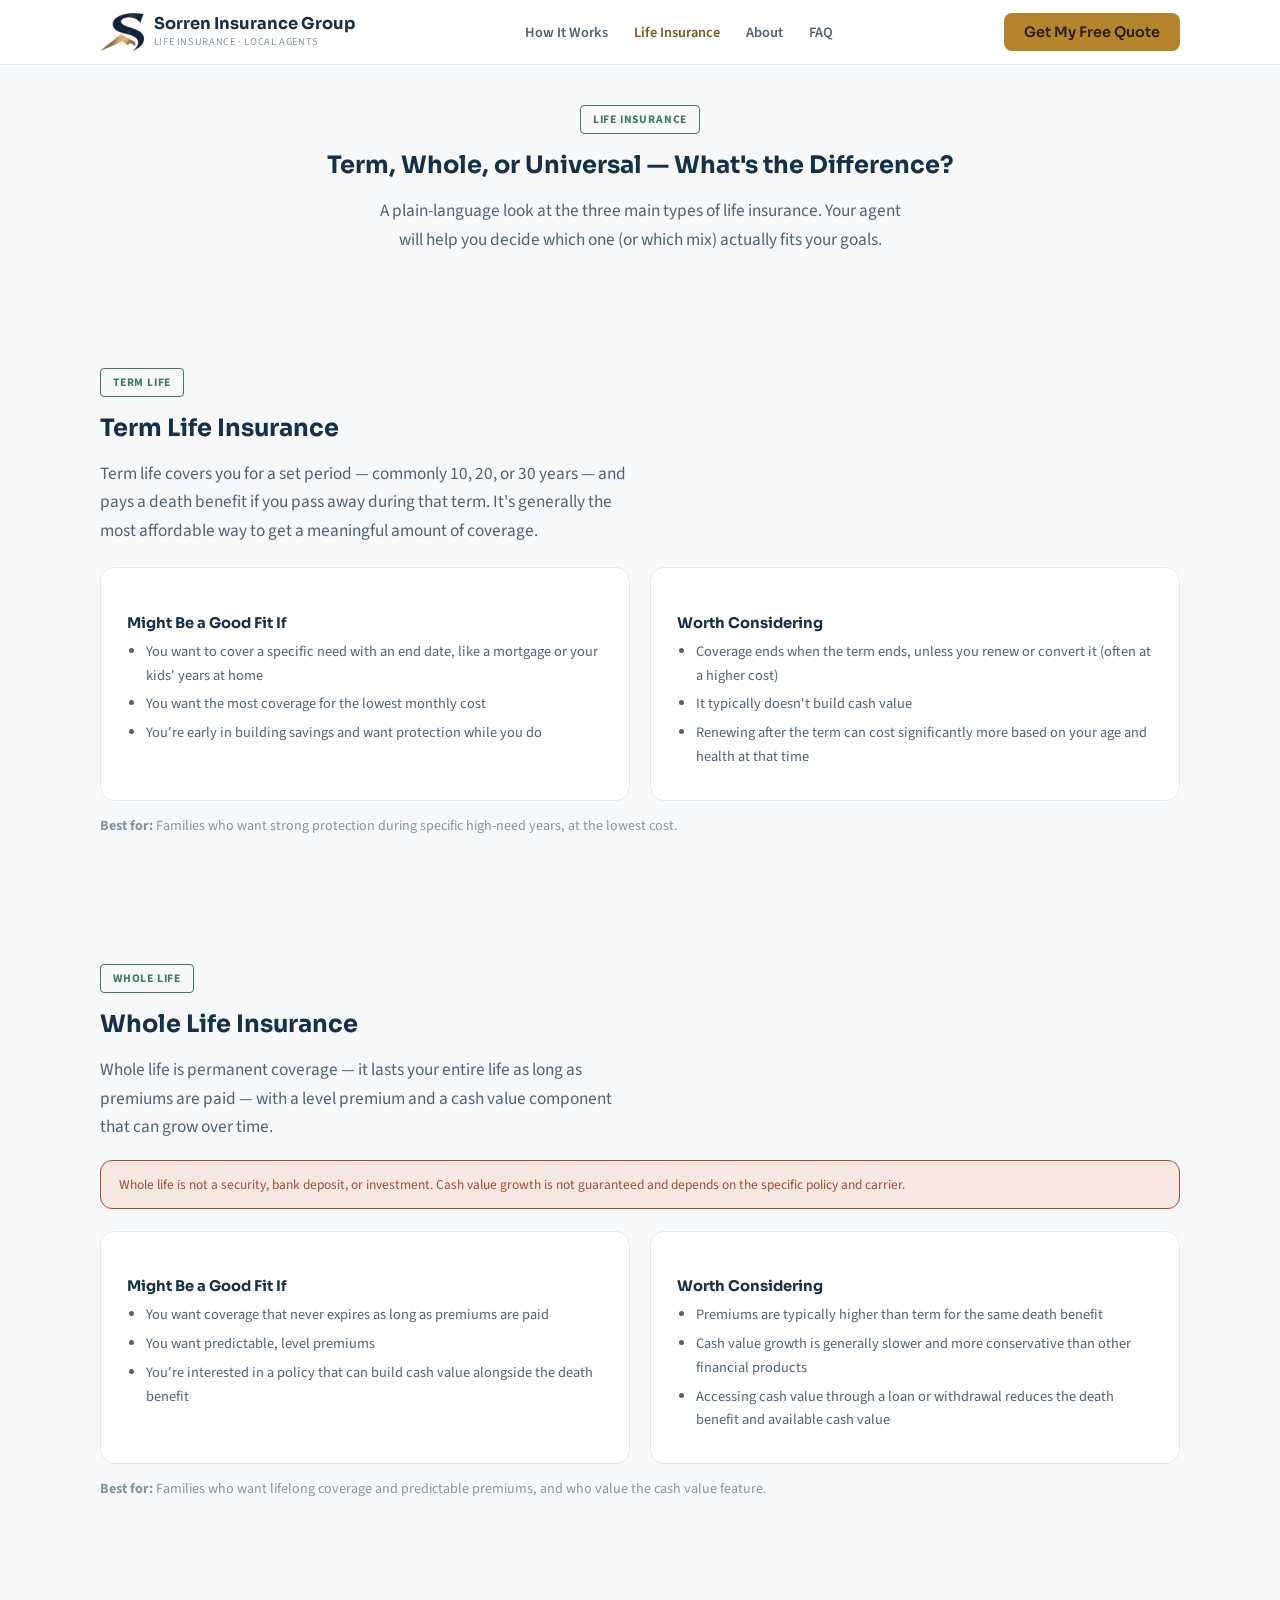
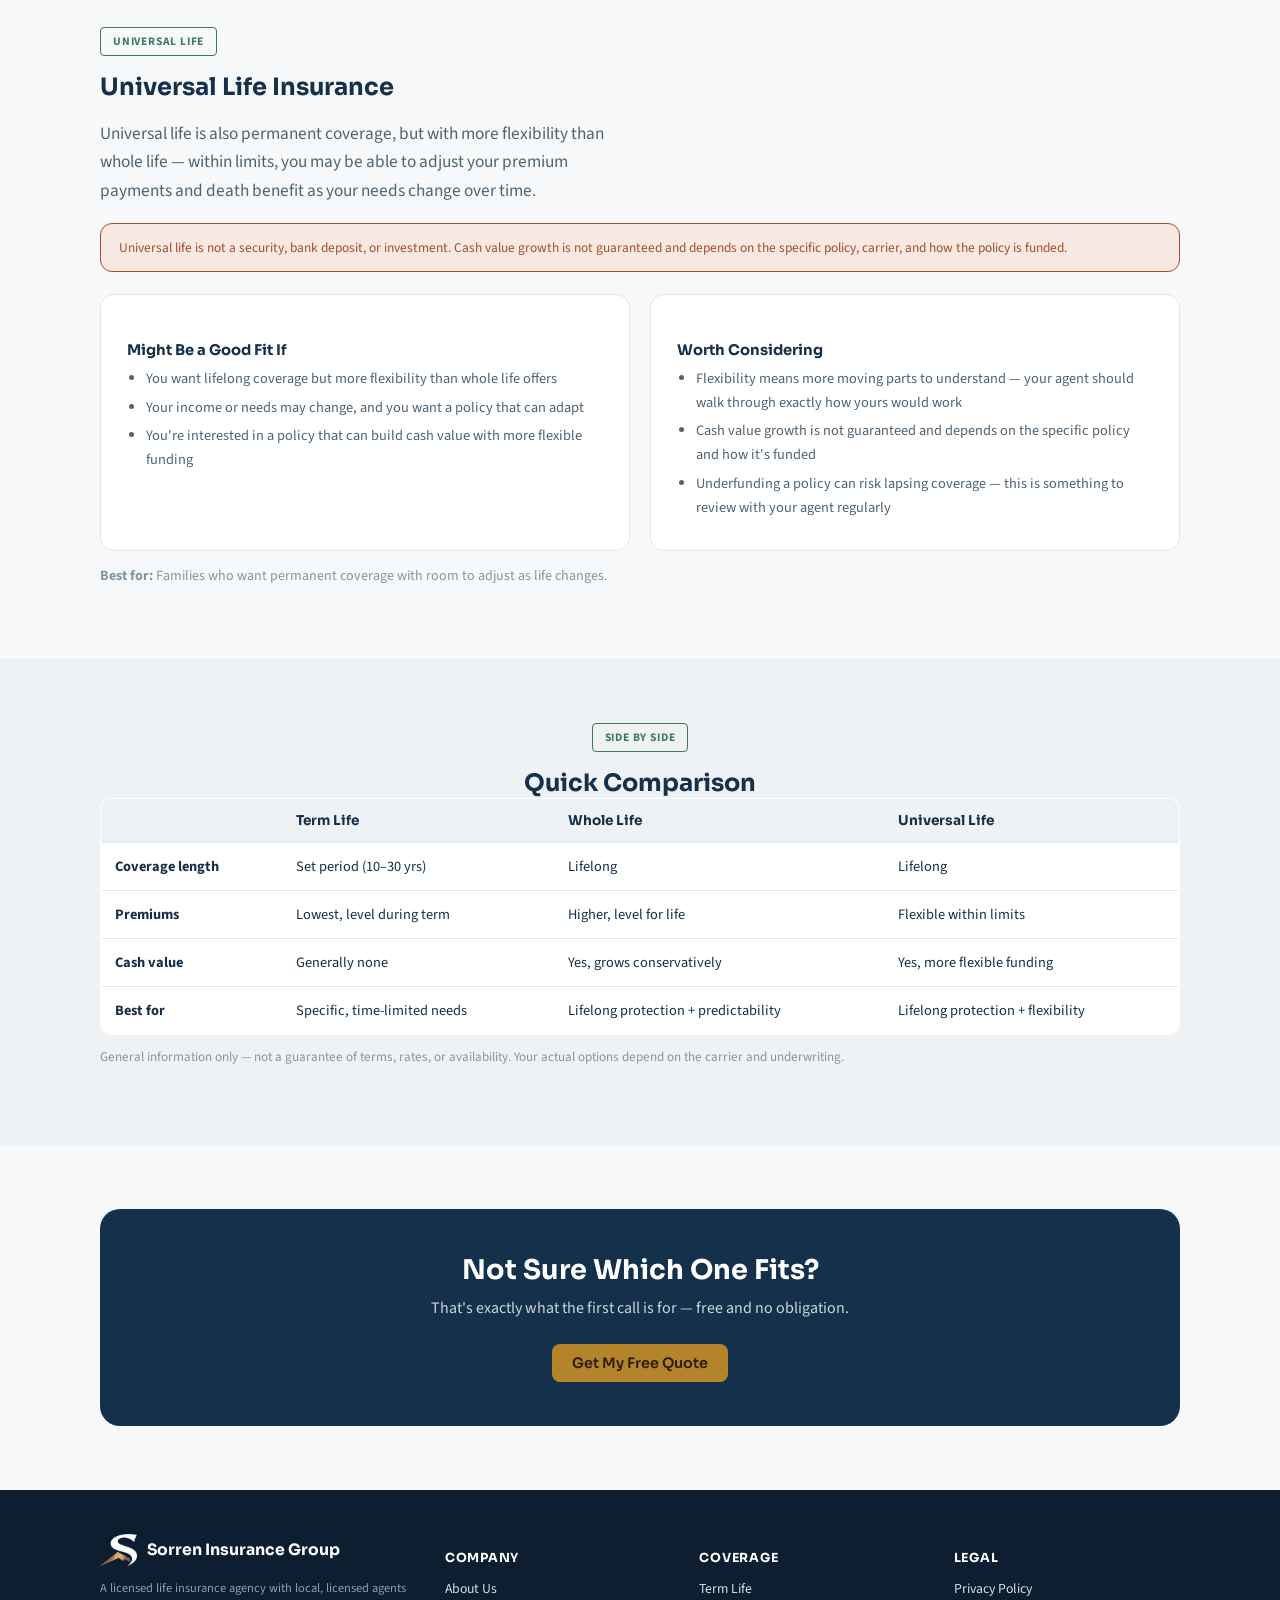
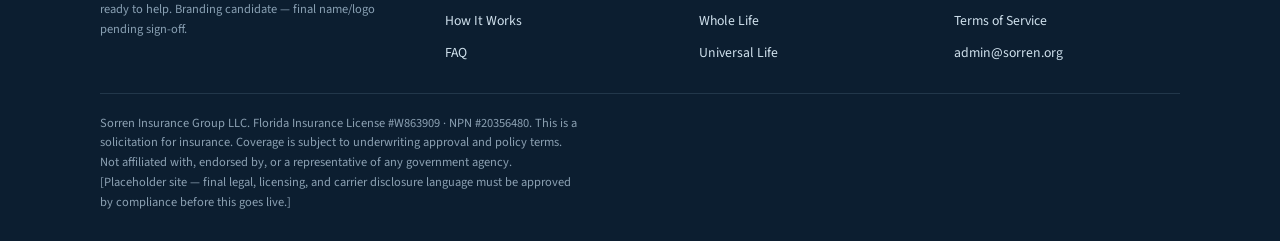
<file: life-insurance.html>
<!doctype html>
<html lang="en">
<head>
<meta charset="utf-8">
<meta name="viewport" content="width=device-width,initial-scale=1">
<title>Life Insurance Guide — Sorren Insurance Group</title>
<style>

  :root{
    --navy:#15304A; --navy-deep:#0C1E30;
    --paper:#F6F8F9; --surface:#FFFFFF; --surface-2:#EEF2F4;
    --ink:#15304A; --ink-soft:#4F6373; --ink-faint:#8296A3;
    --line:#E1E7EA;
    --gold:#B4842B; --gold-soft:#F7EEDA; --gold-ink:#7A5A1D;
    --sage:#3F7A5D; --sage-soft:#E7F1EC;
    --warn:#A24E2E; --warn-soft:#F7E9E1;
    --link:#7A5A1D;
    --font-head:'Sora', 'Segoe UI', sans-serif;
    --font-body:'Source Sans 3', -apple-system, sans-serif;
  }
  @media (prefers-color-scheme: dark){
    :root:not([data-theme="light"]){
      --paper:#0B0E12; --surface:#14181D; --surface-2:#191E24;
      --ink:#ECEFF2; --ink-soft:#AEB8C2; --ink-faint:#77828C;
      --line:#262E36;
      --gold:#DDAE58; --gold-soft:#2C2313; --gold-ink:#E8C381;
      --sage:#6FB393; --sage-soft:#173327;
      --warn:#E08A63; --warn-soft:#3B2419;
      --navy:#8FB4D6;
      --link:#DDAE58;
    }
  }
  :root[data-theme="dark"]{
    --paper:#0B0E12; --surface:#14181D; --surface-2:#191E24;
    --ink:#ECEFF2; --ink-soft:#AEB8C2; --ink-faint:#77828C;
    --line:#262E36;
    --gold:#DDAE58; --gold-soft:#2C2313; --gold-ink:#E8C381;
    --sage:#6FB393; --sage-soft:#173327;
    --warn:#E08A63; --warn-soft:#3B2419;
    --navy:#8FB4D6;
    --link:#DDAE58;
  }
  @media (prefers-color-scheme: dark){
    :root:not([data-theme="light"]) .step-num{ background:var(--gold); color:#2A1E08; }
    :root:not([data-theme="light"]) .cta-banner{ background:var(--surface-2); border:1px solid var(--line); }
    :root:not([data-theme="light"]) .cta-banner h2{ color:var(--ink); }
    :root:not([data-theme="light"]) .cta-banner p{ color:var(--ink-soft); }
  }
  :root[data-theme="dark"] .step-num{ background:var(--gold); color:#2A1E08; }
  :root[data-theme="dark"] .cta-banner{ background:var(--surface-2); border:1px solid var(--line); }
  :root[data-theme="dark"] .cta-banner h2{ color:var(--ink); }
  :root[data-theme="dark"] .cta-banner p{ color:var(--ink-soft); }
  *{ box-sizing:border-box; }
  body{ background:var(--paper); color:var(--ink); font-family:var(--font-body); margin:0; }
  h1,h2,h3{ font-family:var(--font-head); color:var(--ink); text-wrap:balance; margin:0; }
  p,li{ color:var(--ink-soft); line-height:1.65; }
  a{ color:var(--link); }
  .wrap{ max-width:1120px; margin:0 auto; padding-inline:20px; }
  img{ max-width:100%; }
  [hidden]{ display:none !important; }


  header.site{ border-bottom:1px solid var(--line); background:var(--surface); position:sticky; top:0; z-index:20; }
  .nav-row{ display:flex; align-items:center; justify-content:space-between; gap:20px; padding-block:13px; }
  .brand{ display:flex; align-items:center; gap:10px; text-decoration:none; flex:none; }
  .brand img{ width:auto; height:38px; display:block; }
  .brand-name{ font-family:var(--font-head); font-weight:700; font-size:1.02rem; color:var(--ink); line-height:1.15; }
  .brand-sub{ font-size:.65rem; color:var(--ink-faint); letter-spacing:.06em; text-transform:uppercase; }
  nav.main-nav{ display:flex; align-items:center; gap:26px; }
  nav.main-nav a{ font-size:.9rem; font-weight:600; color:var(--ink-soft); text-decoration:none; }
  nav.main-nav a:hover{ color:var(--ink); }
  nav.main-nav a.current{ color:var(--gold-ink); }
  .nav-right{ display:flex; align-items:center; gap:16px; flex:none; }
  .nav-phone{ font-family:var(--font-head); font-weight:700; color:var(--navy); font-size:.92rem; text-decoration:none; white-space:nowrap; }
  .btn{ font-family:var(--font-head); font-weight:600; font-size:.9rem; padding:10px 20px; border-radius:8px; border:none; cursor:pointer; text-decoration:none; display:inline-flex; align-items:center; gap:8px; white-space:nowrap; }
  .btn-primary{ background:var(--gold); color:#2A1E08; }
  .btn-ghost{ background:transparent; color:var(--navy); border:1.5px solid var(--line); }
  .nav-toggle{ display:none; }
  @media (max-width:900px){
    nav.main-nav{ display:none; }
    .nav-phone{ display:none; }
  }

  section{ padding-block:64px; }
  section.tight{ padding-block:40px; }
  .eyebrow{ font-family:var(--font-body); font-size:.72rem; font-weight:700; letter-spacing:.07em; text-transform:uppercase; color:var(--sage); background:transparent; display:inline-block; padding:5px 12px; border:1px solid var(--sage); border-radius:4px; margin-bottom:16px; }
  .center{ text-align:center; }
  .lede{ font-size:1.08rem; max-width:60ch; }
  .lede.center{ margin-inline:auto; }

  .icon-badge{ width:28px; height:28px; background:transparent; color:var(--sage); display:flex; align-items:center; justify-content:center; flex:none; }
  .icon-badge svg{ width:28px; height:28px; }
  .icon-badge.gold{ color:var(--gold-ink); }

  .grid-3{ display:grid; grid-template-columns:repeat(3,1fr); gap:22px; }
  .grid-4{ display:grid; grid-template-columns:repeat(4,1fr); gap:20px; }
  @media (max-width:900px){ .grid-3, .grid-4{ grid-template-columns:repeat(2,1fr); } }
  @media (max-width:600px){ .grid-3, .grid-4{ grid-template-columns:1fr; } }

  .card{ background:var(--surface); border:1px solid var(--line); border-radius:14px; padding:26px; }
  .card h3{ font-size:1.05rem; margin-top:14px; }
  .card p{ font-size:.92rem; margin-top:6px; }

  .trust-bar{ background:var(--surface-2); border-block:1px solid var(--line); }
  .trust-row{ display:flex; justify-content:space-between; gap:20px; padding-block:20px; flex-wrap:wrap; }
  .trust-item{ display:flex; align-items:center; gap:10px; font-size:.86rem; color:var(--ink-soft); font-weight:600; }
  .trust-item svg{ flex:none; color:var(--sage); }

  .step-row{ display:flex; gap:18px; align-items:flex-start; }
  .step-num{ width:38px; height:38px; border-radius:50%; background:var(--navy); color:#fff; font-family:var(--font-head); font-weight:700; display:flex; align-items:center; justify-content:center; flex:none; font-size:.95rem; }

  details{ border-bottom:1px solid var(--line); padding-block:16px; }
  summary{ font-family:var(--font-head); font-weight:600; cursor:pointer; font-size:1rem; list-style:none; display:flex; justify-content:space-between; align-items:center; gap:12px; color:var(--ink); }
  summary::-webkit-details-marker{ display:none; }
  summary::after{ content:"+"; font-size:1.3rem; color:var(--ink-faint); flex:none; }
  details[open] summary::after{ content:"\2013"; }
  details p{ margin-top:10px; font-size:.94rem; max-width:70ch; }

  table.compare{ width:100%; border-collapse:collapse; font-size:.9rem; background:var(--surface); border-radius:12px; overflow:hidden; border:1px solid var(--line); }
  table.compare th, table.compare td{ text-align:left; padding:13px 14px; border-bottom:1px solid var(--line); vertical-align:top; }
  table.compare th{ font-family:var(--font-head); background:var(--surface-2); color:var(--ink); font-size:.85rem; }
  table.compare tr:last-child td{ border-bottom:none; }
  .table-scroll{ overflow-x:auto; }

  .cta-banner{ background:var(--navy); border-radius:20px; padding:44px 36px; text-align:center; }
  .cta-banner h2{ color:#fff; font-size:1.7rem; }
  .cta-banner p{ color:#C9D6DE; margin-top:8px; }

  .disclaimer-inline{ background:var(--warn-soft); border:1px solid var(--warn); border-radius:12px; padding:14px 18px; font-size:.84rem; color:var(--warn); margin-block:18px; }

  footer.site{ background:var(--navy-deep); color:#B9CADA; padding-block:44px 28px; font-size:.85rem; }
  .footer-grid{ display:grid; grid-template-columns:1.4fr 1fr 1fr 1fr; gap:28px; padding-bottom:28px; }
  @media (max-width:760px){ .footer-grid{ grid-template-columns:1fr 1fr; } }
  .footer-brand{ display:flex; align-items:center; gap:10px; margin-bottom:10px; }
  .footer-brand img{ width:auto; height:32px; }
  .footer-brand-name{ font-family:var(--font-head); font-weight:700; color:#fff; font-size:.98rem; }
  footer.site h4{ font-family:var(--font-head); color:#fff; font-size:.78rem; text-transform:uppercase; letter-spacing:.06em; margin-bottom:12px; }
  footer.site ul{ list-style:none; padding:0; margin:0; display:flex; flex-direction:column; gap:9px; }
  footer.site a{ color:#CFE0EC; text-decoration:none; font-size:.86rem; }
  footer.site a:hover{ text-decoration:underline; }
  footer.site .fine{ color:#89A0B3; font-size:.78rem; }
  .footer-bottom{ border-top:1px solid #22374A; padding-top:20px; display:flex; justify-content:space-between; gap:16px; flex-wrap:wrap; }
  .footer-legal{ color:#8BA0B2; max-width:80ch; line-height:1.6; font-size:.78rem; }


  .product-section{ scroll-margin-top:90px; padding-block:56px; }
  .product-grid{ display:grid; grid-template-columns:1fr 1fr; gap:20px; margin-top:22px; }
  @media (max-width:760px){ .product-grid{ grid-template-columns:1fr; } }
  .pro-con h4{ font-family:var(--font-head); font-size:.92rem; margin-bottom:8px; color:var(--ink); }
  .pro-con ul{ margin:0; padding-left:1.2em; }
  .pro-con li{ font-size:.9rem; margin-bottom:5px; }

</style>
<link rel="stylesheet" href="https://fonts.googleapis.com/css2?family=Sora:wght@600;700;800&family=Source+Sans+3:wght@400;500;600&display=swap">
<link rel="icon" href="/favicon.ico" sizes="any"><link rel="icon" type="image/png" sizes="48x48" href="/favicon-48.png"><link rel="apple-touch-icon" href="/apple-touch-icon.png">
</head>
<body>

<header class="site">
  <div class="wrap nav-row">
    <a class="brand" href="index.html">
      <img src="logo-header.png" alt="Sorren Insurance Group" width="44" height="38">
      <div>
        <div class="brand-name">Sorren Insurance Group</div>
        <div class="brand-sub">Life Insurance · Local Agents</div>
      </div>
    </a>
    <nav class="main-nav">
      <a href="how-it-works.html">How It Works</a>
      <a href="life-insurance.html" class="current">Life Insurance</a>
      <a href="about.html">About</a>
      <a href="faq.html">FAQ</a>
    </nav>
    <div class="nav-right">
      <a class="btn btn-primary" href="get-quote.html">Get My Free Quote</a>
    </div>
  </div>
</header>


<section class="tight">
  <div class="wrap">
    <div class="section-head center">
      <span class="eyebrow">Life Insurance</span>
      <h1>Term, Whole, or Universal — What's the Difference?</h1>
      <p class="lede center">A plain-language look at the three main types of life insurance. Your agent will help you decide which one (or which mix) actually fits your goals.</p>
    </div>
  </div>
</section>


<section id="term" class="product-section">
  <div class="wrap">
    <span class="eyebrow">Term Life</span>
    <h2>Term Life Insurance</h2>
    <p class="lede">Term life covers you for a set period — commonly 10, 20, or 30 years — and pays a death benefit if you pass away during that term. It's generally the most affordable way to get a meaningful amount of coverage.</p>
    
    <div class="product-grid">
      <div class="card pro-con">
        <h4>Might Be a Good Fit If</h4>
        <ul><li>You want to cover a specific need with an end date, like a mortgage or your kids' years at home</li><li>You want the most coverage for the lowest monthly cost</li><li>You're early in building savings and want protection while you do</li></ul>
      </div>
      <div class="card pro-con">
        <h4>Worth Considering</h4>
        <ul><li>Coverage ends when the term ends, unless you renew or convert it (often at a higher cost)</li><li>It typically doesn't build cash value</li><li>Renewing after the term can cost significantly more based on your age and health at that time</li></ul>
      </div>
    </div>
    <p style="margin-top:14px; font-size:.88rem; color:var(--ink-faint);"><strong>Best for:</strong> Families who want strong protection during specific high-need years, at the lowest cost.</p>
  </div>
</section>



<section id="whole" class="product-section">
  <div class="wrap">
    <span class="eyebrow">Whole Life</span>
    <h2>Whole Life Insurance</h2>
    <p class="lede">Whole life is permanent coverage — it lasts your entire life as long as premiums are paid — with a level premium and a cash value component that can grow over time.</p>
    <div class="disclaimer-inline">Whole life is not a security, bank deposit, or investment. Cash value growth is not guaranteed and depends on the specific policy and carrier.</div>
    <div class="product-grid">
      <div class="card pro-con">
        <h4>Might Be a Good Fit If</h4>
        <ul><li>You want coverage that never expires as long as premiums are paid</li><li>You want predictable, level premiums</li><li>You're interested in a policy that can build cash value alongside the death benefit</li></ul>
      </div>
      <div class="card pro-con">
        <h4>Worth Considering</h4>
        <ul><li>Premiums are typically higher than term for the same death benefit</li><li>Cash value growth is generally slower and more conservative than other financial products</li><li>Accessing cash value through a loan or withdrawal reduces the death benefit and available cash value</li></ul>
      </div>
    </div>
    <p style="margin-top:14px; font-size:.88rem; color:var(--ink-faint);"><strong>Best for:</strong> Families who want lifelong coverage and predictable premiums, and who value the cash value feature.</p>
  </div>
</section>



<section id="universal" class="product-section">
  <div class="wrap">
    <span class="eyebrow">Universal Life</span>
    <h2>Universal Life Insurance</h2>
    <p class="lede">Universal life is also permanent coverage, but with more flexibility than whole life — within limits, you may be able to adjust your premium payments and death benefit as your needs change over time.</p>
    <div class="disclaimer-inline">Universal life is not a security, bank deposit, or investment. Cash value growth is not guaranteed and depends on the specific policy, carrier, and how the policy is funded.</div>
    <div class="product-grid">
      <div class="card pro-con">
        <h4>Might Be a Good Fit If</h4>
        <ul><li>You want lifelong coverage but more flexibility than whole life offers</li><li>Your income or needs may change, and you want a policy that can adapt</li><li>You're interested in a policy that can build cash value with more flexible funding</li></ul>
      </div>
      <div class="card pro-con">
        <h4>Worth Considering</h4>
        <ul><li>Flexibility means more moving parts to understand — your agent should walk through exactly how yours would work</li><li>Cash value growth is not guaranteed and depends on the specific policy and how it's funded</li><li>Underfunding a policy can risk lapsing coverage — this is something to review with your agent regularly</li></ul>
      </div>
    </div>
    <p style="margin-top:14px; font-size:.88rem; color:var(--ink-faint);"><strong>Best for:</strong> Families who want permanent coverage with room to adjust as life changes.</p>
  </div>
</section>


<section style="background:var(--surface-2);">
  <div class="wrap">
    <div class="section-head center">
      <span class="eyebrow">Side by Side</span>
      <h2>Quick Comparison</h2>
    </div>
    <div class="table-scroll">
      <table class="compare">
        <tr><th></th><th>Term Life</th><th>Whole Life</th><th>Universal Life</th></tr>
        <tr><td><strong>Coverage length</strong></td><td>Set period (10–30 yrs)</td><td>Lifelong</td><td>Lifelong</td></tr>
        <tr><td><strong>Premiums</strong></td><td>Lowest, level during term</td><td>Higher, level for life</td><td>Flexible within limits</td></tr>
        <tr><td><strong>Cash value</strong></td><td>Generally none</td><td>Yes, grows conservatively</td><td>Yes, more flexible funding</td></tr>
        <tr><td><strong>Best for</strong></td><td>Specific, time-limited needs</td><td>Lifelong protection + predictability</td><td>Lifelong protection + flexibility</td></tr>
      </table>
    </div>
    <p class="fine" style="font-size:.82rem; color:var(--ink-faint); margin-top:12px;">General information only — not a guarantee of terms, rates, or availability. Your actual options depend on the carrier and underwriting.</p>
  </div>
</section>

<section>
  <div class="wrap">
    <div class="cta-banner">
      <h2>Not Sure Which One Fits?</h2>
      <p>That's exactly what the first call is for — free and no obligation.</p>
      <div class="hero-actions" style="justify-content:center; margin-top:22px;">
        <a class="btn btn-primary" href="get-quote.html">Get My Free Quote</a>
      </div>
    </div>
  </div>
</section>


<footer class="site">
  <div class="wrap">
    <div class="footer-grid">
      <div>
        <div class="footer-brand">
          <img src="logo-light.png" alt="Sorren Insurance Group" width="37" height="32">
          <div class="footer-brand-name">Sorren Insurance Group</div>
        </div>
        <p class="fine">A licensed life insurance agency with local, licensed agents ready to help. Branding candidate — final name/logo pending sign-off.</p>
      </div>
      <div>
        <h4>Company</h4>
        <ul>
          <li><a href="about.html">About Us</a></li>
          <li><a href="how-it-works.html">How It Works</a></li>
          <li><a href="faq.html">FAQ</a></li>
        </ul>
      </div>
      <div>
        <h4>Coverage</h4>
        <ul>
          <li><a href="life-insurance.html#term">Term Life</a></li>
          <li><a href="life-insurance.html#whole">Whole Life</a></li>
          <li><a href="life-insurance.html#universal">Universal Life</a></li>
        </ul>
      </div>
      <div>
        <h4>Legal</h4>
        <ul>
          <li><a href="privacy.html">Privacy Policy</a></li>
          <li><a href="terms.html">Terms of Service</a></li>
          <li><a href="mailto:admin@sorren.org">admin@sorren.org</a></li>
        </ul>
      </div>
    </div>
    <div class="footer-bottom">
      <div class="footer-legal">Sorren Insurance Group LLC. Florida Insurance License #W863909 · NPN #20356480. This is a solicitation for insurance. Coverage is subject to underwriting approval and policy terms. Not affiliated with, endorsed by, or a representative of any government agency. [Placeholder site — final legal, licensing, and carrier disclosure language must be approved by compliance before this goes live.]</div>
    </div>
  </div>
</footer>

<script src="tracking.js" defer></script>
</body>
</html>
</file>
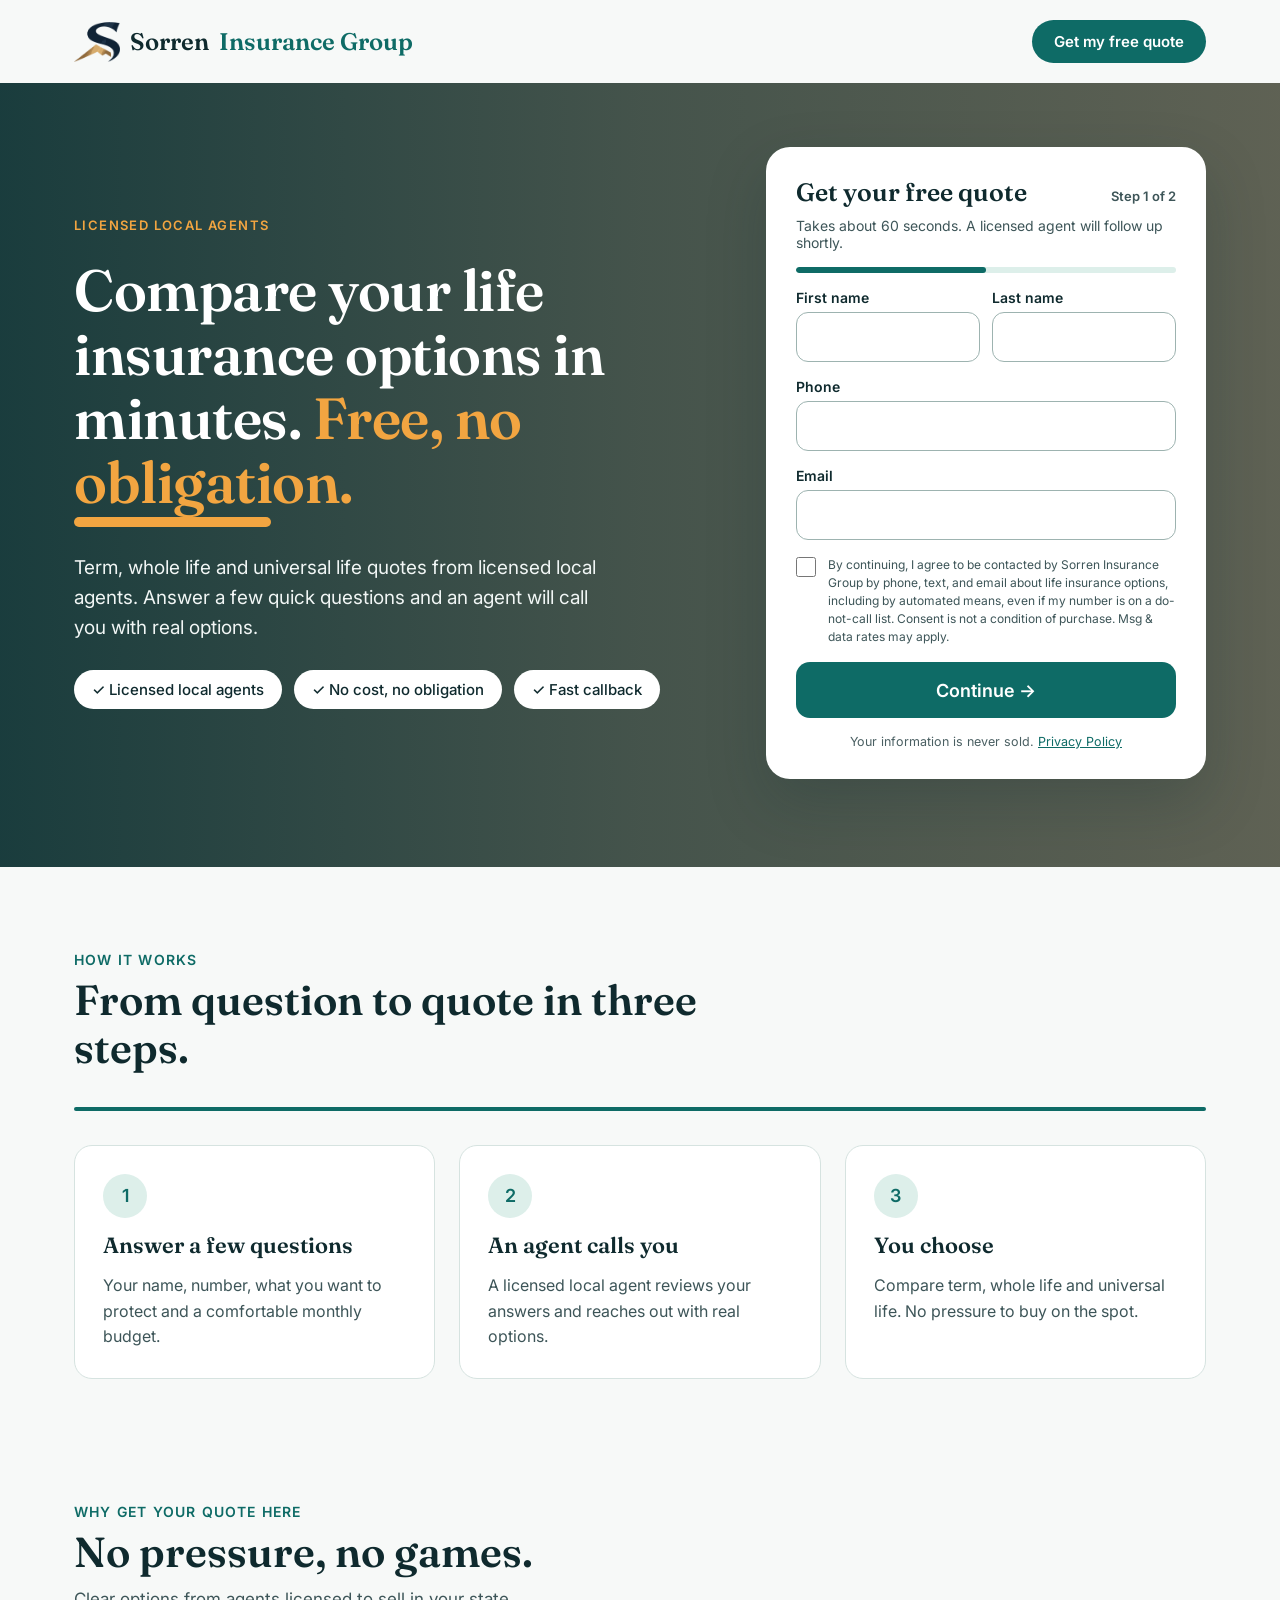
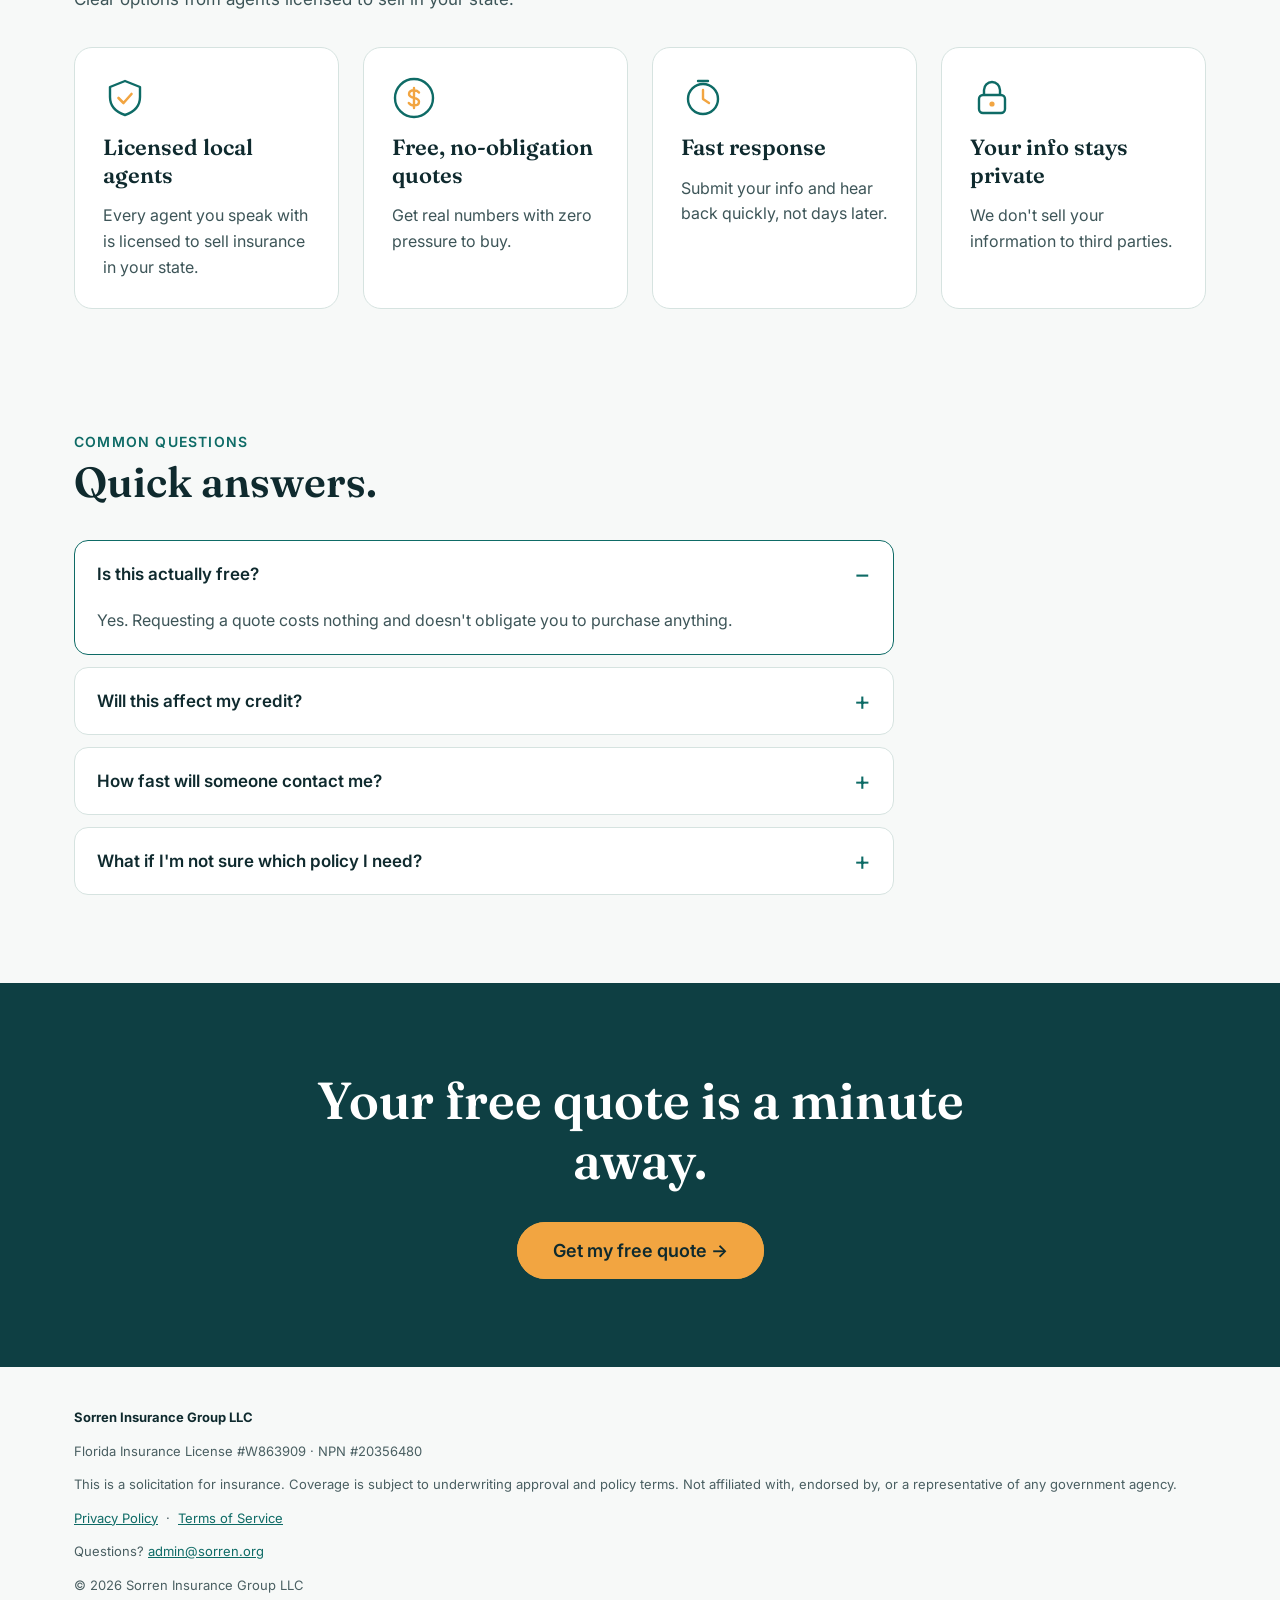
<file: lp-google-quote.html>
<!doctype html>
<html lang="en">
<head>
<meta charset="utf-8">
<meta name="viewport" content="width=device-width,initial-scale=1">
<title>Compare Life Insurance Options in Minutes | Sorren Insurance Group</title>
<meta name="description" content="Term, whole life and universal life quotes from licensed local agents. Free, no obligation.">
<link rel="preconnect" href="https://fonts.googleapis.com">
<link rel="preconnect" href="https://fonts.gstatic.com" crossorigin>
<link rel="stylesheet" href="https://fonts.googleapis.com/css2?family=Fraunces:opsz,wght@9..144,500;9..144,600&family=Inter:wght@400;500;600&display=swap">
<link rel="stylesheet" href="sorren.css">
<link rel="icon" href="/favicon.ico" sizes="any"><link rel="icon" type="image/png" sizes="48x48" href="/favicon-48.png"><link rel="apple-touch-icon" href="/apple-touch-icon.png">
</head>
<body>

<header class="wrap nav">
  <a class="brand" href="#quote"><img class="brandlogo" src="logo-header.png" alt="" width="46" height="40">Sorren<b> Insurance Group</b></a>
  <nav class="navlinks"><a class="btn" href="#quote">Get my free quote</a></nav>
</header>

<main>
<section class="hero">
  <div class="herobg"></div>
  <div class="scrim"></div>
  <div id="quote" class="wrap herogrid">
    <div class="hcol">
      <div class="rise d1 eyebrow">LICENSED LOCAL AGENTS</div>
      <h1 class="rise d2 h1">Compare your life insurance options in minutes. <em>Free, no obligation.</em><span class="marker"></span></h1>
      <p class="rise d3 lead">Term, whole life and universal life quotes from licensed local agents. Answer a few quick questions and an agent will call you with real options.</p>
      <div class="rise d4 chips"><span class="chip">&#10003; Licensed local agents</span><span class="chip">&#10003; No cost, no obligation</span><span class="chip">&#10003; Fast callback</span></div>
    </div>

    <div class="fcol rise d3">
      <div class="fcard" id="quote-form">
        <div class="fhead"><h2 class="fh">Get your free quote</h2><div class="fstep" id="stepLabel">Step 1 of 2</div></div>
        <p class="fsub">Takes about 60 seconds. A licensed agent will follow up shortly.</p>
        <div class="bar" id="bar"><i></i></div>
        <form id="quoteForm" class="steps-form">
          <div style="position:absolute;left:-9999px;top:-9999px" aria-hidden="true"><label for="hp_website">Website</label><input type="text" id="hp_website" name="website" tabindex="-1" autocomplete="off"></div>
          <div id="step1" class="steps-form">
            <div class="row2">
              <div><label for="fname">First name</label><input id="fname" autocomplete="given-name" required></div>
              <div><label for="lname">Last name</label><input id="lname" autocomplete="family-name" required></div>
            </div>
            <div><label for="phone">Phone</label><input id="phone" type="tel" autocomplete="tel" inputmode="tel" required></div>
            <div><label for="email">Email</label><input id="email" type="email" autocomplete="email" required></div>
            <label class="consent">
              <input type="checkbox" required>
              <span>By continuing, I agree to be contacted by Sorren Insurance Group by phone, text, and email about life insurance options, including by automated means, even if my number is on a do-not-call list. Consent is not a condition of purchase. Msg &amp; data rates may apply.</span>
            </label>
            <button type="button" class="cta" id="continueBtn">Continue <span class="arrow">&#8594;</span></button>
            <div class="fine">Your information is never sold. <a href="privacy.html" target="_blank" rel="noopener">Privacy Policy</a></div>
          </div>
          <div id="step2" class="steps-form" hidden>
            <div>
              <label for="motivation">What do you want this policy to do for your family?</label>
              <select id="motivation"><option>Replace my income if something happens to me</option><option>Cover final expenses so my family isn't burdened</option><option>Pay off our mortgage or other debts</option><option>Leave money behind for my family's future</option><option>Not sure yet — just exploring</option></select>
            </div>
            <div>
              <label for="budget">What's your monthly budget for coverage?</label>
              <select id="budget"><option>Under $50/month</option><option>$50 – $100/month</option><option>$100 – $200/month</option><option>$200+/month</option><option>Not sure yet</option></select>
            </div>
            <button type="submit" class="cta">Get My Free Quote</button>
            <div class="fine">Your information is never sold. <a href="privacy.html" target="_blank" rel="noopener">Privacy Policy</a></div>
          </div>
        </form>
      </div>
      <div class="thanks" id="thanksCard">
        <svg width="56" height="56" viewBox="0 0 56 56" fill="none" aria-hidden="true"><circle cx="28" cy="28" r="26" fill="#DDEFEA"/><path d="M16 29l8 8 16-17" stroke="#0E6B66" stroke-width="3.4" stroke-linecap="round" stroke-linejoin="round"/></svg>
        <h2>Thanks — your quote request is in!</h2>
        <p>A licensed local agent will be calling you shortly. Keep an eye on your phone — you'll also get a text confirmation now.</p>
      </div>
    </div>
  </div>
</section>

  <section id="how" class="wrap section">
    <div>
      <div class="kicker">HOW IT WORKS</div>
      <h2 class="h2">From question to quote in three steps.</h2>
    </div>
      <div class="track"><i></i></div>
      <div class="grid3">
      <div class="step"><div class="num">1</div><div class="ct">Answer a few questions</div><div class="cb">Your name, number, what you want to protect and a comfortable monthly budget.</div></div>
      <div class="step"><div class="num">2</div><div class="ct">An agent calls you</div><div class="cb">A licensed local agent reviews your answers and reaches out with real options.</div></div>
      <div class="step"><div class="num">3</div><div class="ct">You choose</div><div class="cb">Compare term, whole life and universal life. No pressure to buy on the spot.</div></div>
      </div>
  </section>
  <section id="why" class="wrap section">
    <div>
      <div class="kicker">WHY GET YOUR QUOTE HERE</div>
      <h2 class="h2">No pressure, no games.</h2>
      <p class="sub">Clear options from agents licensed to sell in your state.</p>
    </div>
      <div class="grid4">
      <div class="card"><svg width="44" height="44" viewBox="0 0 44 44" fill="none" aria-hidden="true"><path d="M22 5l15 6v10c0 9-6 15-15 18C13 36 7 30 7 21V11z" stroke="#0E6B66" stroke-width="2.4" stroke-linejoin="round"/><path d="M15.5 22l5 5 8-9" stroke="#F2A541" stroke-width="2.6" stroke-linecap="round" stroke-linejoin="round"/></svg><div class="ct">Licensed local agents</div><div class="cb">Every agent you speak with is licensed to sell insurance in your state.</div></div>
      <div class="card"><svg width="44" height="44" viewBox="0 0 44 44" fill="none" aria-hidden="true"><circle cx="22" cy="22" r="19" stroke="#0E6B66" stroke-width="2.4"/><path d="M22 12v20M27 16.5c-1.2-1.6-3-2.2-5-2.2-3 0-5 1.5-5 3.7s2 3.2 5 3.9 5 1.6 5 3.8-2 3.7-5 3.7c-2.2 0-4-.8-5.2-2.4" stroke="#F2A541" stroke-width="2.4" stroke-linecap="round"/></svg><div class="ct">Free, no-obligation quotes</div><div class="cb">Get real numbers with zero pressure to buy.</div></div>
      <div class="card"><svg width="44" height="44" viewBox="0 0 44 44" fill="none" aria-hidden="true"><circle cx="22" cy="23" r="15" stroke="#0E6B66" stroke-width="2.4"/><path d="M22 14v9l6 4" stroke="#F2A541" stroke-width="2.4" stroke-linecap="round" stroke-linejoin="round"/><path d="M17 5h10" stroke="#0E6B66" stroke-width="2.4" stroke-linecap="round"/></svg><div class="ct">Fast response</div><div class="cb">Submit your info and hear back quickly, not days later.</div></div>
      <div class="card"><svg width="44" height="44" viewBox="0 0 44 44" fill="none" aria-hidden="true"><rect x="9" y="19" width="26" height="18" rx="4" stroke="#0E6B66" stroke-width="2.4"/><path d="M14 19v-5a8 8 0 0116 0v5" stroke="#0E6B66" stroke-width="2.4"/><circle cx="22" cy="28" r="2.6" fill="#F2A541"/></svg><div class="ct">Your info stays private</div><div class="cb">We don't sell your information to third parties.</div></div>
      </div>
  </section>
  <section id="faq" class="wrap section">
    <div>
      <div class="kicker">COMMON QUESTIONS</div>
      <h2 class="h2">Quick answers.</h2>
    </div>
      <div class="faq">
      <details open><summary>Is this actually free?</summary><p>Yes. Requesting a quote costs nothing and doesn't obligate you to purchase anything.</p></details>
      <details><summary>Will this affect my credit?</summary><p>No. Requesting a life insurance quote does not involve a credit check or affect your credit score.</p></details>
      <details><summary>How fast will someone contact me?</summary><p>A licensed agent typically follows up shortly after you submit the form, during business hours.</p></details>
      <details><summary>What if I'm not sure which policy I need?</summary><p>That's normal. Your agent will walk you through the options and help you find what fits.</p></details>
      </div>
  </section>

  <section class="band">
    <div class="wrap bandin">
      <h2 class="bandh"><span class="w">Your</span> <span class="w">free</span> <span class="w">quote</span> <span class="w">is</span> <span class="w">a</span> <span class="w">minute</span> <span class="w">away.</span></h2>
      <a class="ring" href="#quote">Get my free quote &#8594;</a>
    </div>
  </section>
</main>

<footer class="wrap foot">
  
  <div><b>Sorren Insurance Group LLC</b></div>
  <div>Florida Insurance License #W863909 · NPN #20356480</div>
  <div>This is a solicitation for insurance. Coverage is subject to underwriting approval and policy terms. Not affiliated with, endorsed by, or a representative of any government agency.</div>
  <div><a href="privacy.html" target="_blank" rel="noopener">Privacy Policy</a> &nbsp;&middot;&nbsp; <a href="terms.html" target="_blank" rel="noopener">Terms of Service</a></div>
  <div>Questions? <a href="mailto:admin@sorren.org">admin@sorren.org</a></div>
  <div>&copy; 2026 Sorren Insurance Group LLC</div>
</footer>

<script>
try{
  var SOURCE = 'Landing - Google Quote';
  document.getElementById('continueBtn').addEventListener('click', function(){
    var step1 = document.getElementById('step1');
    var inputs = step1.querySelectorAll('input[required]');
    for (var i=0; i<inputs.length; i++){
      if (!inputs[i].reportValidity()) return;
    }
    step1.hidden = true;
    document.getElementById('step2').hidden = false;
    document.getElementById('stepLabel').textContent = 'Step 2 of 2';
    document.getElementById('bar').classList.add('two');
  });

  document.getElementById('quoteForm').addEventListener('submit', function(e){
    e.preventDefault();
    var motivationEl = document.getElementById('motivation');
    var budgetEl = document.getElementById('budget');
    var payload = {
      firstName: document.getElementById('fname').value,
      lastName: document.getElementById('lname').value,
      phone: document.getElementById('phone').value,
      email: document.getElementById('email').value,
      source: SOURCE,
      notes: 'Motivation: ' + (motivationEl ? motivationEl.value : '') + '. Budget: ' + (budgetEl ? budgetEl.value : '') + '.'
    };
    var consentEl = document.querySelector('.consent span');
    payload.website = (document.getElementById('hp_website') || {}).value || '';
    payload.tracking = (window.sorrenTrack && window.sorrenTrack.getData()) || {};
    payload.consentText = consentEl ? consentEl.textContent.trim() : '';
    payload.consentGiven = true;
    payload.pageUrl = window.location.href;
    fetch('/api/submit-lead', {
      method: 'POST',
      headers: { 'Content-Type': 'application/json' },
      body: JSON.stringify(payload)
    }).then(function(r){ if (r && r.ok && window.sorrenTrack) { window.sorrenTrack.lead(); } }).catch(function(err){ console.error('Lead submit failed', err); });
    document.getElementById('quote-form').classList.add('hide');
    document.getElementById('thanksCard').classList.add('show');
  });
}catch(err){}
</script>
<script src="tracking.js" defer></script>
</body>
</html>
</file>
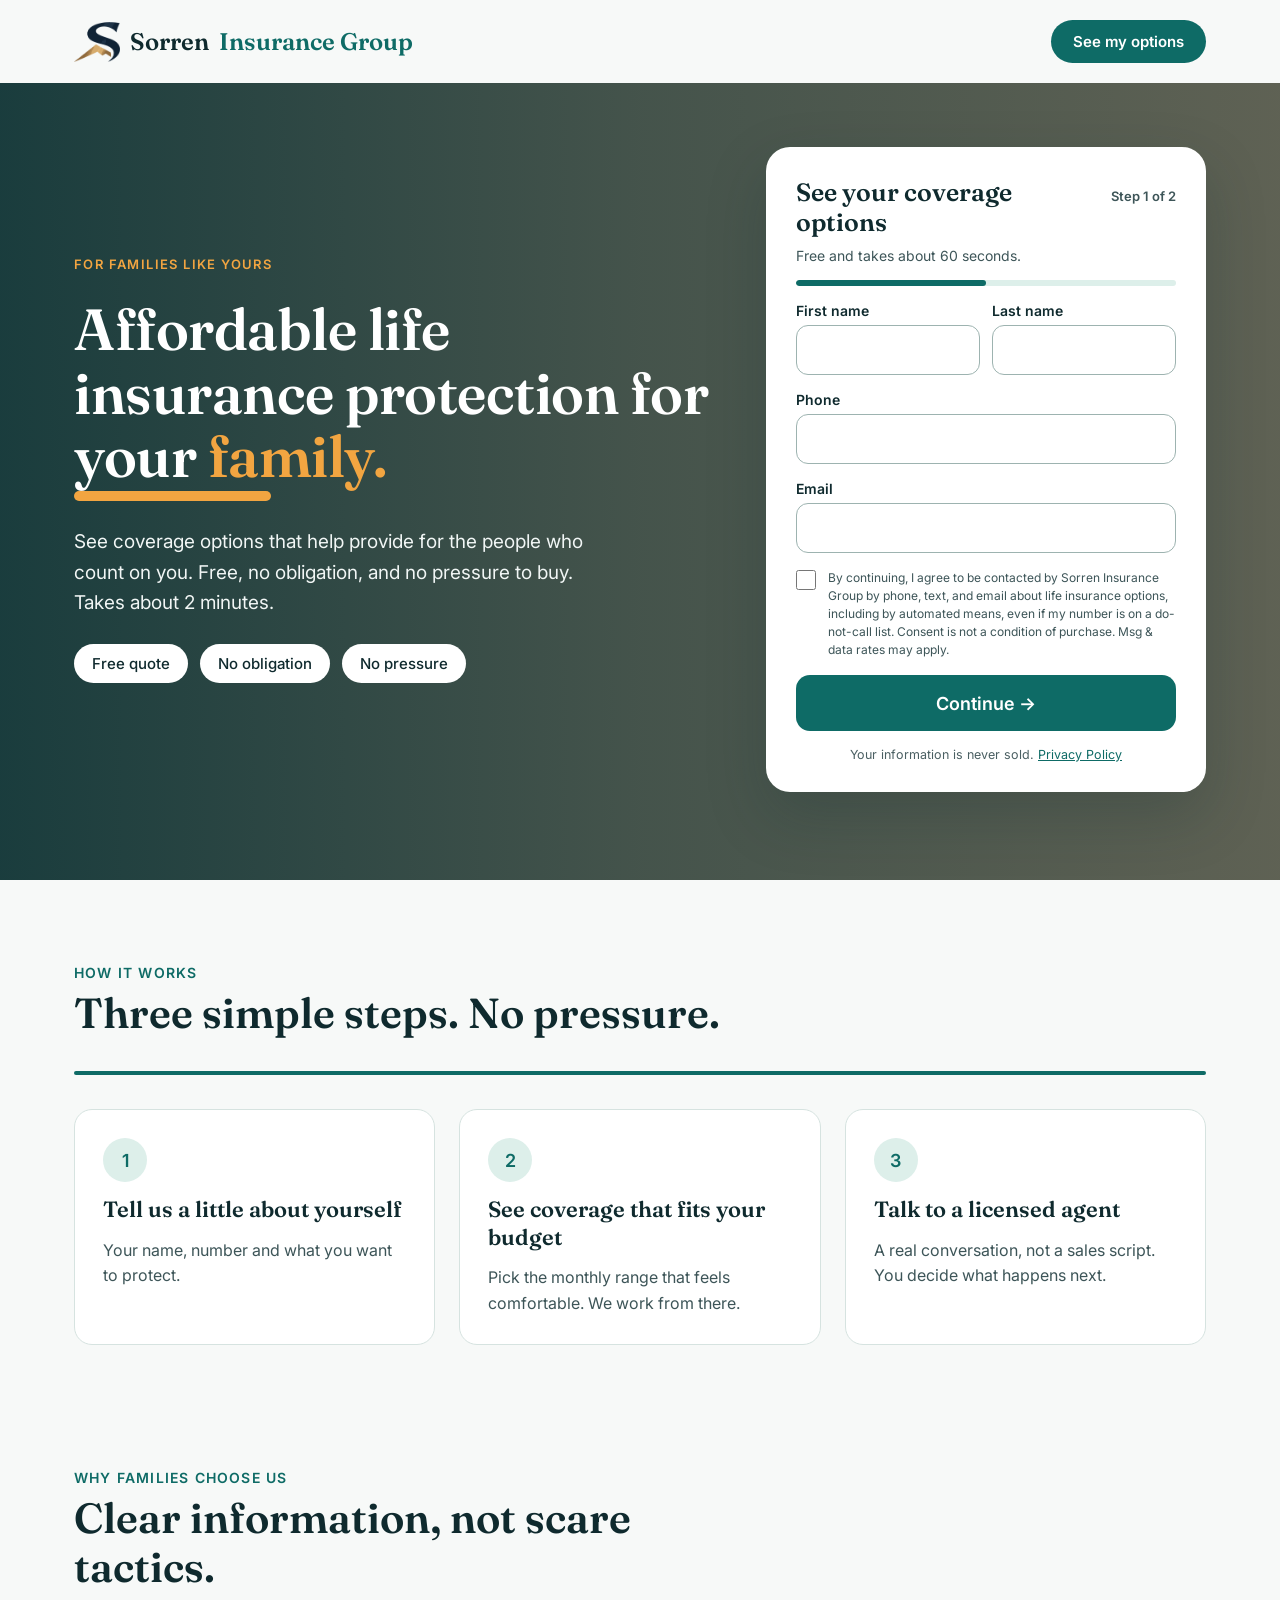
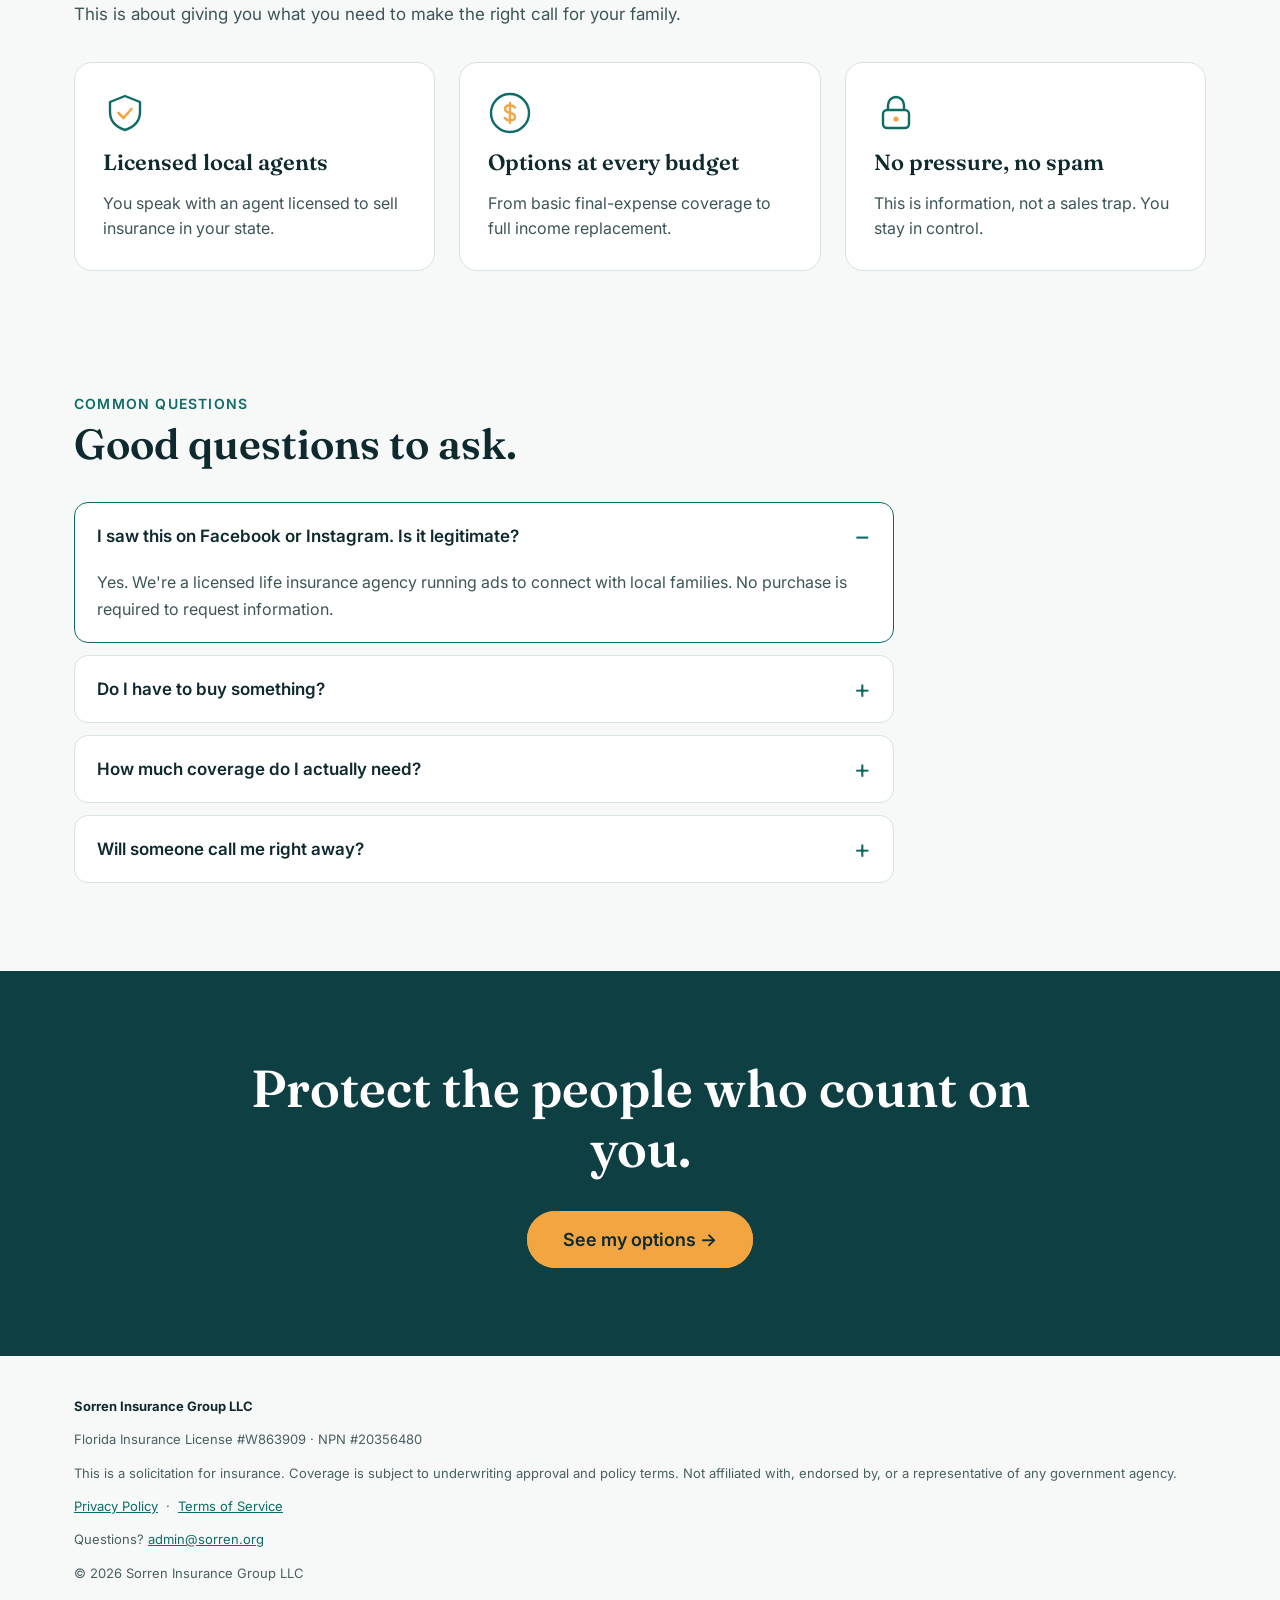
<file: lp-meta-broad.html>
<!doctype html>
<html lang="en">
<head>
<meta charset="utf-8">
<meta name="viewport" content="width=device-width,initial-scale=1">
<title>Affordable Life Insurance Protection for Your Family | Sorren Insurance Group</title>
<meta name="description" content="See life insurance coverage options that help provide for the people who count on you. Free, no obligation, no pressure.">
<link rel="preconnect" href="https://fonts.googleapis.com">
<link rel="preconnect" href="https://fonts.gstatic.com" crossorigin>
<link rel="stylesheet" href="https://fonts.googleapis.com/css2?family=Fraunces:opsz,wght@9..144,500;9..144,600&family=Inter:wght@400;500;600&display=swap">
<link rel="stylesheet" href="sorren.css">
<link rel="icon" href="/favicon.ico" sizes="any"><link rel="icon" type="image/png" sizes="48x48" href="/favicon-48.png"><link rel="apple-touch-icon" href="/apple-touch-icon.png">
</head>
<body>

<header class="wrap nav">
  <a class="brand" href="#quote"><img class="brandlogo" src="logo-header.png" alt="" width="46" height="40">Sorren<b> Insurance Group</b></a>
  <nav class="navlinks"><a class="btn" href="#quote">See my options</a></nav>
</header>

<main>
<section class="hero">
  <div class="herobg"></div>
  <div class="scrim"></div>
  <div id="quote" class="wrap herogrid">
    <div class="hcol">
      <div class="rise d1 eyebrow">FOR FAMILIES LIKE YOURS</div>
      <h1 class="rise d2 h1">Affordable life insurance protection for your <em>family.</em><span class="marker"></span></h1>
      <p class="rise d3 lead">See coverage options that help provide for the people who count on you. Free, no obligation, and no pressure to buy. Takes about 2 minutes.</p>
      <div class="rise d4 chips"><span class="chip">Free quote</span><span class="chip">No obligation</span><span class="chip">No pressure</span></div>
    </div>

    <div class="fcol rise d3">
      <div class="fcard" id="quote-form">
        <div class="fhead"><h2 class="fh">See your coverage options</h2><div class="fstep" id="stepLabel">Step 1 of 2</div></div>
        <p class="fsub">Free and takes about 60 seconds.</p>
        <div class="bar" id="bar"><i></i></div>
        <form id="quoteForm" class="steps-form">
          <div style="position:absolute;left:-9999px;top:-9999px" aria-hidden="true"><label for="hp_website">Website</label><input type="text" id="hp_website" name="website" tabindex="-1" autocomplete="off"></div>
          <div id="formError" role="alert" hidden style="background:#FDECEA;color:#8A1C13;border-radius:10px;padding:10px 14px;font-size:14px;font-weight:600"></div>
          <div id="step1" class="steps-form">
            <div class="row2">
              <div><label for="fname">First name</label><input id="fname" autocomplete="given-name" required></div>
              <div><label for="lname">Last name</label><input id="lname" autocomplete="family-name" required></div>
            </div>
            <div><label for="phone">Phone</label><input id="phone" type="tel" autocomplete="tel" inputmode="tel" required></div>
            <div><label for="email">Email</label><input id="email" type="email" autocomplete="email" required></div>
            <label class="consent">
              <input type="checkbox" required>
              <span>By continuing, I agree to be contacted by Sorren Insurance Group by phone, text, and email about life insurance options, including by automated means, even if my number is on a do-not-call list. Consent is not a condition of purchase. Msg &amp; data rates may apply.</span>
            </label>
            <button type="button" class="cta" id="continueBtn">Continue <span class="arrow">&#8594;</span></button>
            <div class="fine">Your information is never sold. <a href="privacy.html" target="_blank" rel="noopener">Privacy Policy</a></div>
          </div>
          <div id="step2" class="steps-form" hidden>
            <div>
              <label for="motivation">What do you want this policy to do for your family?</label>
              <select id="motivation"><option>Replace my income if something happens to me</option><option>Cover final expenses so my family isn't burdened</option><option>Pay off our mortgage or other debts</option><option>Leave money behind for my family's future</option><option>Not sure yet — just exploring</option></select>
            </div>
            <div>
              <label for="budget">What's your monthly budget for coverage?</label>
              <select id="budget"><option>Under $50/month</option><option>$50 – $100/month</option><option>$100 – $200/month</option><option>$200+/month</option><option>Not sure yet</option></select>
            </div>
            <div>
              <label for="age">What's your age range?</label>
              <select id="age" required><option value="">Select…</option><option>18–29</option><option>30–39</option><option>40–49</option><option>50–59</option><option>60–69</option><option>70+</option></select>
            </div>
            <div>
              <label for="state">Do you currently live in Florida?</label>
              <select id="state" required><option value="">Select…</option><option>Yes</option><option>No, I live in another state</option></select>
            </div>
            <div>
              <label for="covering">Who depends on you financially?</label>
              <select id="covering" required><option value="">Select…</option><option>Spouse or partner</option><option>Children</option><option>Spouse and children</option><option>Parents or other family</option><option>No one right now</option></select>
            </div>
            <button type="submit" class="cta">See My Options</button>
            <div class="fine">Your information is never sold. <a href="privacy.html" target="_blank" rel="noopener">Privacy Policy</a></div>
          </div>
        </form>
      </div>
      <div class="thanks" id="thanksCard">
        <svg width="56" height="56" viewBox="0 0 56 56" fill="none" aria-hidden="true"><circle cx="28" cy="28" r="26" fill="#DDEFEA"/><path d="M16 29l8 8 16-17" stroke="#0E6B66" stroke-width="3.4" stroke-linecap="round" stroke-linejoin="round"/></svg>
        <h2>You're all set!</h2>
        <p>A licensed local agent will be reaching out shortly to walk through your options. You'll also get a quick text confirmation now.</p>
      </div>
    </div>
  </div>
</section>

  <section id="how" class="wrap section">
    <div>
      <div class="kicker">HOW IT WORKS</div>
      <h2 class="h2">Three simple steps. No pressure.</h2>
    </div>
      <div class="track"><i></i></div>
      <div class="grid3">
      <div class="step"><div class="num">1</div><div class="ct">Tell us a little about yourself</div><div class="cb">Your name, number and what you want to protect.</div></div>
      <div class="step"><div class="num">2</div><div class="ct">See coverage that fits your budget</div><div class="cb">Pick the monthly range that feels comfortable. We work from there.</div></div>
      <div class="step"><div class="num">3</div><div class="ct">Talk to a licensed agent</div><div class="cb">A real conversation, not a sales script. You decide what happens next.</div></div>
      </div>
  </section>
  <section id="why" class="wrap section">
    <div>
      <div class="kicker">WHY FAMILIES CHOOSE US</div>
      <h2 class="h2">Clear information, not scare tactics.</h2>
      <p class="sub">This is about giving you what you need to make the right call for your family.</p>
    </div>
      <div class="grid3">
      <div class="card"><svg width="44" height="44" viewBox="0 0 44 44" fill="none" aria-hidden="true"><path d="M22 5l15 6v10c0 9-6 15-15 18C13 36 7 30 7 21V11z" stroke="#0E6B66" stroke-width="2.4" stroke-linejoin="round"/><path d="M15.5 22l5 5 8-9" stroke="#F2A541" stroke-width="2.6" stroke-linecap="round" stroke-linejoin="round"/></svg><div class="ct">Licensed local agents</div><div class="cb">You speak with an agent licensed to sell insurance in your state.</div></div>
      <div class="card"><svg width="44" height="44" viewBox="0 0 44 44" fill="none" aria-hidden="true"><circle cx="22" cy="22" r="19" stroke="#0E6B66" stroke-width="2.4"/><path d="M22 12v20M27 16.5c-1.2-1.6-3-2.2-5-2.2-3 0-5 1.5-5 3.7s2 3.2 5 3.9 5 1.6 5 3.8-2 3.7-5 3.7c-2.2 0-4-.8-5.2-2.4" stroke="#F2A541" stroke-width="2.4" stroke-linecap="round"/></svg><div class="ct">Options at every budget</div><div class="cb">From basic final-expense coverage to full income replacement.</div></div>
      <div class="card"><svg width="44" height="44" viewBox="0 0 44 44" fill="none" aria-hidden="true"><rect x="9" y="19" width="26" height="18" rx="4" stroke="#0E6B66" stroke-width="2.4"/><path d="M14 19v-5a8 8 0 0116 0v5" stroke="#0E6B66" stroke-width="2.4"/><circle cx="22" cy="28" r="2.6" fill="#F2A541"/></svg><div class="ct">No pressure, no spam</div><div class="cb">This is information, not a sales trap. You stay in control.</div></div>
      </div>
  </section>
  <section id="faq" class="wrap section">
    <div>
      <div class="kicker">COMMON QUESTIONS</div>
      <h2 class="h2">Good questions to ask.</h2>
    </div>
      <div class="faq">
      <details open><summary>I saw this on Facebook or Instagram. Is it legitimate?</summary><p>Yes. We're a licensed life insurance agency running ads to connect with local families. No purchase is required to request information.</p></details>
      <details><summary>Do I have to buy something?</summary><p>No. Requesting your options is free and doesn't obligate you to purchase a policy.</p></details>
      <details><summary>How much coverage do I actually need?</summary><p>It depends on your goals: covering final expenses, replacing income, or paying off debt. Your agent will help you figure out what fits.</p></details>
      <details><summary>Will someone call me right away?</summary><p>A licensed agent typically follows up shortly after you submit the form, during business hours.</p></details>
      </div>
  </section>

  <section class="band">
    <div class="wrap bandin">
      <h2 class="bandh"><span class="w">Protect</span> <span class="w">the</span> <span class="w">people</span> <span class="w">who</span> <span class="w">count</span> <span class="w">on</span> <span class="w">you.</span></h2>
      <a class="ring" href="#quote">See my options &#8594;</a>
    </div>
  </section>
</main>

<footer class="wrap foot">
  
  <div><b>Sorren Insurance Group LLC</b></div>
  <div>Florida Insurance License #W863909 · NPN #20356480</div>
  <div>This is a solicitation for insurance. Coverage is subject to underwriting approval and policy terms. Not affiliated with, endorsed by, or a representative of any government agency.</div>
  <div><a href="privacy.html" target="_blank" rel="noopener">Privacy Policy</a> &nbsp;&middot;&nbsp; <a href="terms.html" target="_blank" rel="noopener">Terms of Service</a></div>
  <div>Questions? <a href="mailto:admin@sorren.org">admin@sorren.org</a></div>
  <div>&copy; 2026 Sorren Insurance Group LLC</div>
</footer>

<script>
try{
  var SOURCE = 'Landing - Meta Broad';
  document.getElementById('continueBtn').addEventListener('click', function(){
    var step1 = document.getElementById('step1');
    var inputs = step1.querySelectorAll('input[required]');
    for (var i=0; i<inputs.length; i++){
      if (!inputs[i].reportValidity()) return;
    }
    step1.hidden = true;
    document.getElementById('step2').hidden = false;
    document.getElementById('stepLabel').textContent = 'Step 2 of 2';
    document.getElementById('bar').classList.add('two');
  });

  var errBox = document.getElementById('formError');
  function showError(msg, backToStep1){
    errBox.textContent = msg;
    errBox.hidden = false;
    if (backToStep1) {
      document.getElementById('step2').hidden = true;
      document.getElementById('step1').hidden = false;
      document.getElementById('stepLabel').textContent = 'Step 1 of 2';
      document.getElementById('bar').classList.remove('two');
    }
    try { errBox.scrollIntoView({behavior:'smooth', block:'center'}); } catch(e){}
  }
  function showThanks(){
    document.getElementById('quote-form').classList.add('hide');
    document.getElementById('thanksCard').classList.add('show');
  }

  document.getElementById('quoteForm').addEventListener('submit', function(e){
    e.preventDefault();
    var btn = e.target.querySelector('button[type="submit"]');
    if (btn && btn.disabled) return;
    errBox.hidden = true;
    var motivationEl = document.getElementById('motivation');
    var budgetEl = document.getElementById('budget');
    var payload = {
      firstName: document.getElementById('fname').value,
      lastName: document.getElementById('lname').value,
      phone: document.getElementById('phone').value,
      email: document.getElementById('email').value,
      source: SOURCE,
      notes: 'Motivation: ' + (motivationEl ? motivationEl.value : '') + '. Budget: ' + (budgetEl ? budgetEl.value : '') + '.',
      age: document.getElementById('age').value,
      state: document.getElementById('state').value,
      covering: document.getElementById('covering').value
    };
    var consentEl = document.querySelector('.consent span');
    payload.website = (document.getElementById('hp_website') || {}).value || '';
    payload.tracking = (window.sorrenTrack && window.sorrenTrack.getData()) || {};
    payload.consentText = consentEl ? consentEl.textContent.trim() : '';
    payload.consentGiven = true;
    payload.pageUrl = window.location.href;
    var label = btn ? btn.textContent : '';
    if (btn) { btn.disabled = true; btn.textContent = 'Sending…'; }
    function reset(){ if (btn) { btn.disabled = false; btn.textContent = label; } }
    fetch('/api/submit-lead', {
      method: 'POST',
      headers: { 'Content-Type': 'application/json' },
      body: JSON.stringify(payload)
    }).then(function(r){
      return r.json().catch(function(){ return {}; }).then(function(j){ return { ok: r.ok, status: r.status, j: j }; });
    }).then(function(res){
      if (res.ok) {
        // Count a Meta "Lead" only for real, qualified submissions (not bots, not out-of-state).
        if (!res.j.skipped && !res.j.flagged && window.sorrenTrack) { window.sorrenTrack.lead(); }
        showThanks();
      } else if (res.status === 422) {
        reset();
        showError(res.j.message || 'Please check your details and try again.', true);
      } else {
        reset();
        showError('Sorry, something went wrong sending your request. Please try again, or email admin@sorren.org.', false);
      }
    }).catch(function(err){
      console.error('Lead submit failed', err);
      reset();
      showError('Sorry, something went wrong sending your request. Please check your connection and try again.', false);
    });
  });
}catch(err){}
</script>
<script src="tracking.js" defer></script>
</body>
</html>
</file>
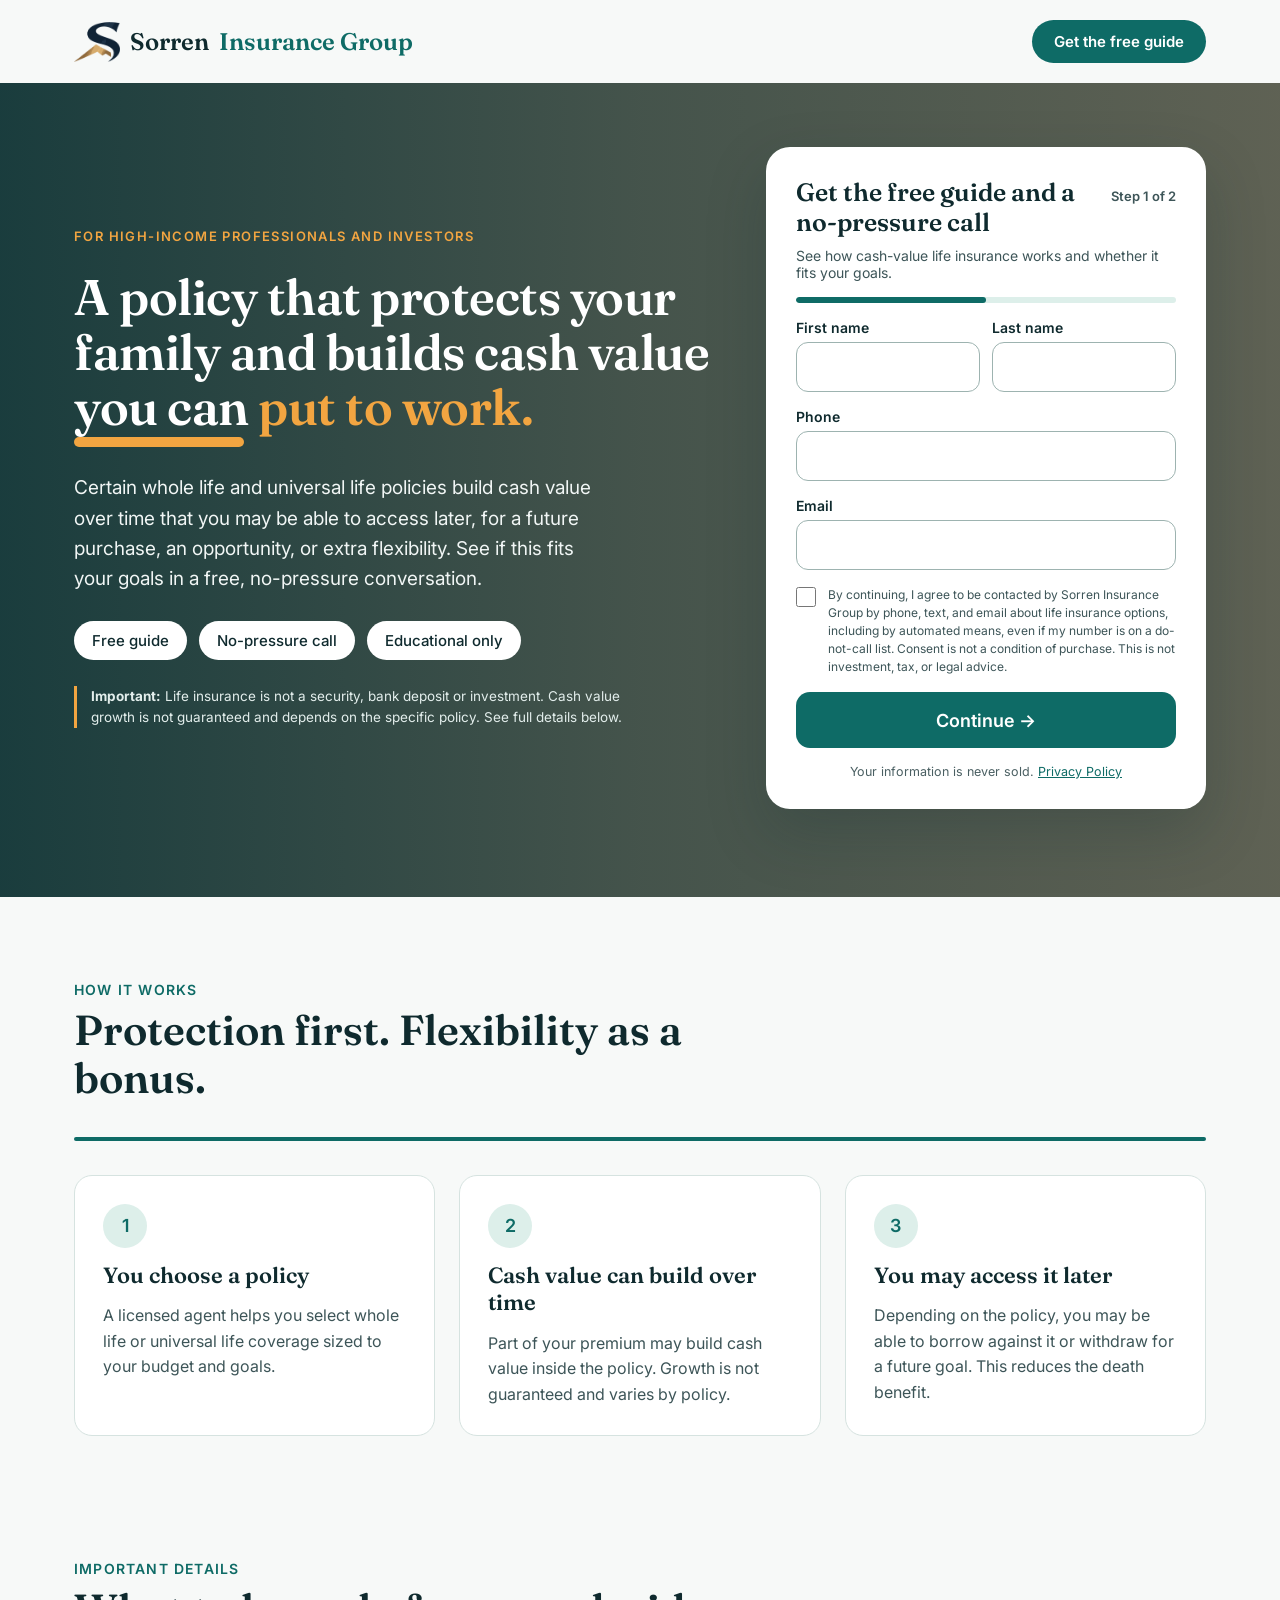
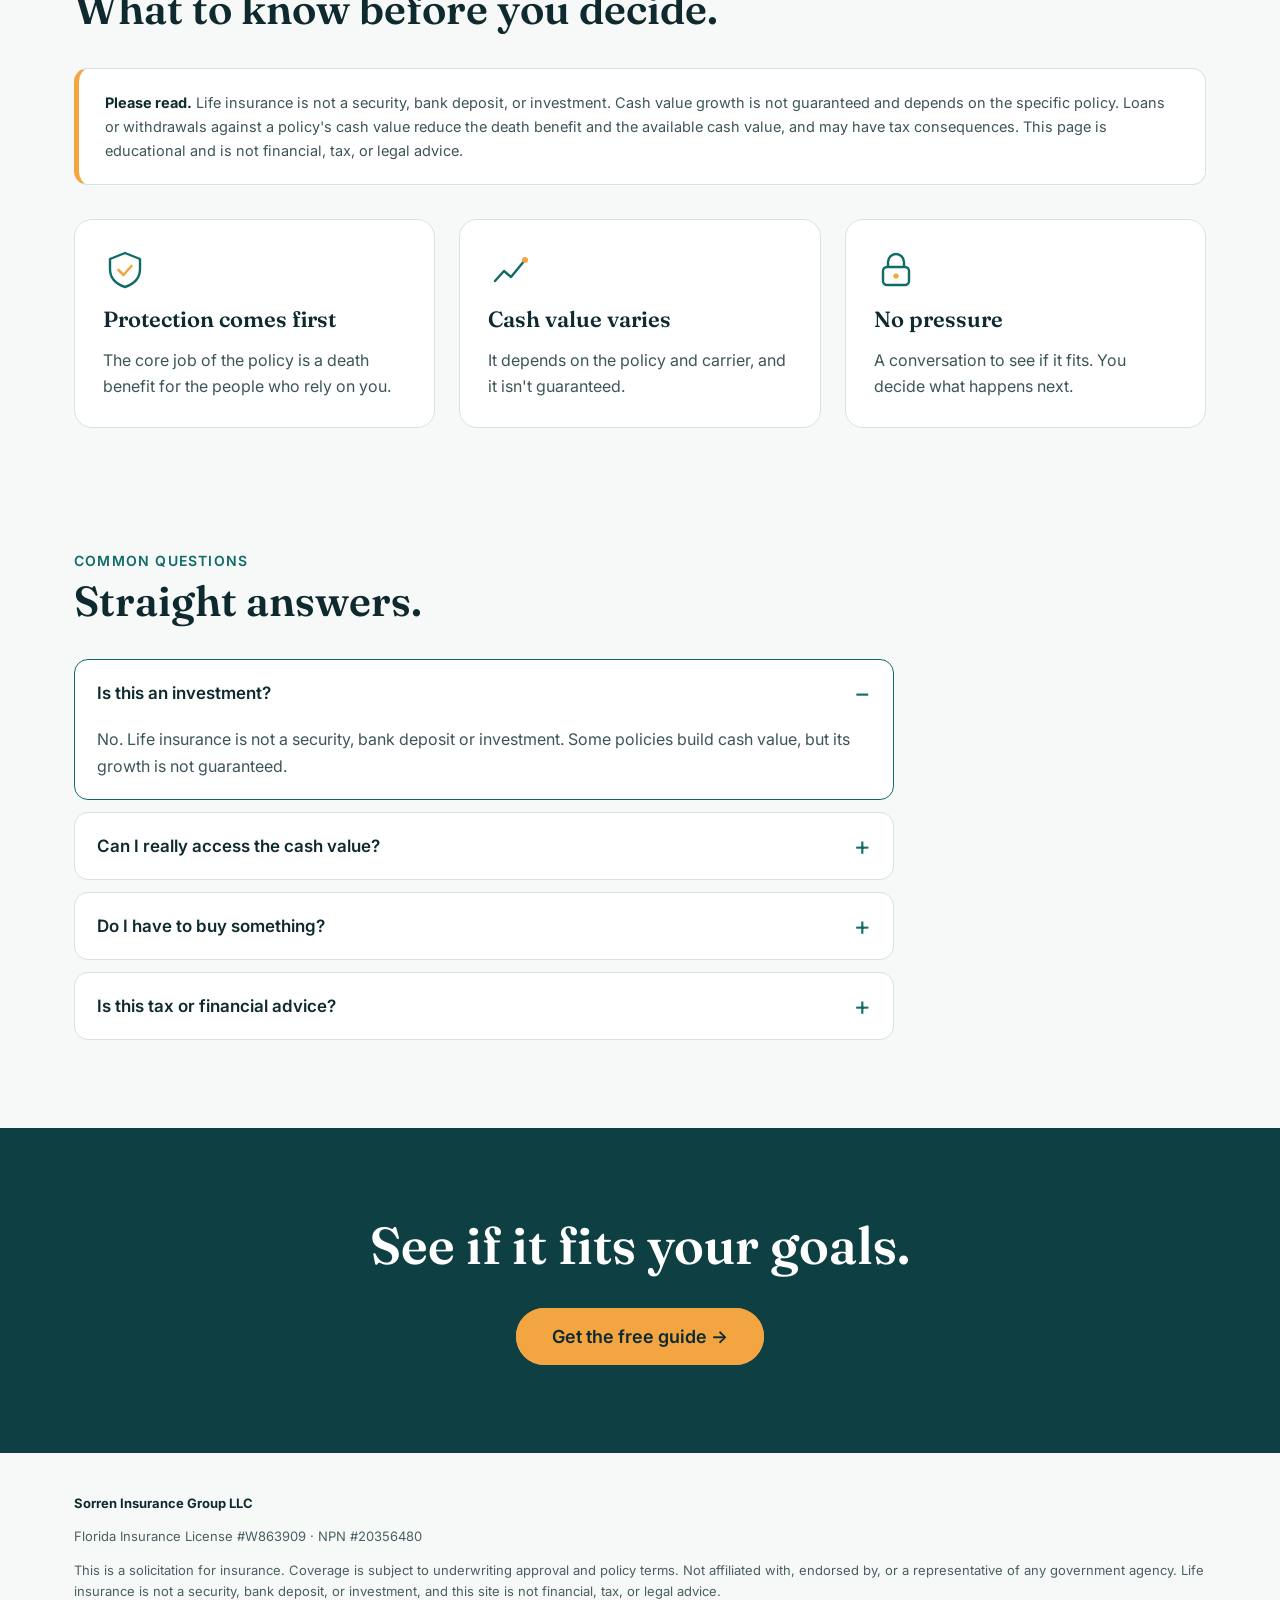
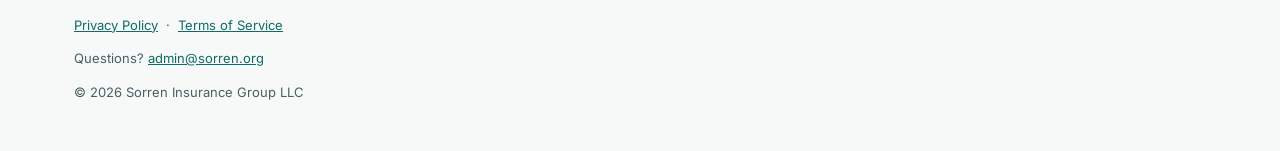
<file: lp-meta-wealth.html>
<!doctype html>
<html lang="en">
<head>
<meta charset="utf-8">
<meta name="viewport" content="width=device-width,initial-scale=1">
<title>Life Insurance That Builds Cash Value | Sorren Insurance Group</title>
<meta name="description" content="Learn how certain whole life and universal life policies build cash value you may be able to access later. Free guide and no-pressure call.">
<link rel="preconnect" href="https://fonts.googleapis.com">
<link rel="preconnect" href="https://fonts.gstatic.com" crossorigin>
<link rel="stylesheet" href="https://fonts.googleapis.com/css2?family=Fraunces:opsz,wght@9..144,500;9..144,600&family=Inter:wght@400;500;600&display=swap">
<link rel="stylesheet" href="sorren.css">
<link rel="icon" href="/favicon.ico" sizes="any"><link rel="icon" type="image/png" sizes="48x48" href="/favicon-48.png"><link rel="apple-touch-icon" href="/apple-touch-icon.png">
</head>
<body>

<header class="wrap nav">
  <a class="brand" href="#quote"><img class="brandlogo" src="logo-header.png" alt="" width="46" height="40">Sorren<b> Insurance Group</b></a>
  <nav class="navlinks"><a class="btn" href="#quote">Get the free guide</a></nav>
</header>

<main>
<section class="hero">
  <div class="herobg"></div>
  <div class="scrim"></div>
  <div id="quote" class="wrap herogrid">
    <div class="hcol">
      <div class="rise d1 eyebrow">FOR HIGH-INCOME PROFESSIONALS AND INVESTORS</div>
      <h1 class="rise d2 h1 long">A policy that protects your family and builds cash value you can <em>put to work.</em><span class="marker"></span></h1>
      <p class="rise d3 lead">Certain whole life and universal life policies build cash value over time that you may be able to access later, for a future purchase, an opportunity, or extra flexibility. See if this fits your goals in a free, no-pressure conversation.</p>
      <div class="rise d4 chips"><span class="chip">Free guide</span><span class="chip">No-pressure call</span><span class="chip">Educational only</span></div>
        <div class="rise d4 note"><b>Important:</b> Life insurance is not a security, bank deposit or investment. Cash value growth is not guaranteed and depends on the specific policy. See full details below.</div>
    </div>

    <div class="fcol rise d3">
      <div class="fcard" id="quote-form">
        <div class="fhead"><h2 class="fh">Get the free guide and a no-pressure call</h2><div class="fstep" id="stepLabel">Step 1 of 2</div></div>
        <p class="fsub">See how cash-value life insurance works and whether it fits your goals.</p>
        <div class="bar" id="bar"><i></i></div>
        <form id="quoteForm" class="steps-form">
          <div style="position:absolute;left:-9999px;top:-9999px" aria-hidden="true"><label for="hp_website">Website</label><input type="text" id="hp_website" name="website" tabindex="-1" autocomplete="off"></div>
          <div id="formError" role="alert" hidden style="background:#FDECEA;color:#8A1C13;border-radius:10px;padding:10px 14px;font-size:14px;font-weight:600"></div>
          <div id="step1" class="steps-form">
            <div class="row2">
              <div><label for="fname">First name</label><input id="fname" autocomplete="given-name" required></div>
              <div><label for="lname">Last name</label><input id="lname" autocomplete="family-name" required></div>
            </div>
            <div><label for="phone">Phone</label><input id="phone" type="tel" autocomplete="tel" inputmode="tel" required></div>
            <div><label for="email">Email</label><input id="email" type="email" autocomplete="email" required></div>
            <label class="consent">
              <input type="checkbox" required>
              <span>By continuing, I agree to be contacted by Sorren Insurance Group by phone, text, and email about life insurance options, including by automated means, even if my number is on a do-not-call list. Consent is not a condition of purchase. This is not investment, tax, or legal advice.</span>
            </label>
            <button type="button" class="cta" id="continueBtn">Continue <span class="arrow">&#8594;</span></button>
            <div class="fine">Your information is never sold. <a href="privacy.html" target="_blank" rel="noopener">Privacy Policy</a></div>
          </div>
          <div id="step2" class="steps-form" hidden>
            <div>
              <label for="motivation">What do you want this policy to do for your family?</label>
              <select id="motivation"><option>Replace my income if something happens to me</option><option>Cover final expenses so my family isn't burdened</option><option>Pay off our mortgage or other debts</option><option>Leave money behind for my family's future</option><option>Not sure yet — just exploring</option></select>
            </div>
            <div>
              <label for="budget">What's your monthly budget for coverage?</label>
              <select id="budget"><option>Under $50/month</option><option>$50 – $100/month</option><option>$100 – $200/month</option><option>$200+/month</option><option>Not sure yet</option></select>
            </div>
            <div>
              <label for="age">What's your age range?</label>
              <select id="age" required><option value="">Select…</option><option>18–29</option><option>30–39</option><option>40–49</option><option>50–59</option><option>60–69</option><option>70+</option></select>
            </div>
            <div>
              <label for="state">Do you currently live in Florida?</label>
              <select id="state" required><option value="">Select…</option><option>Yes</option><option>No, I live in another state</option></select>
            </div>
            <div>
              <label for="covering">Who depends on you financially?</label>
              <select id="covering" required><option value="">Select…</option><option>Spouse or partner</option><option>Children</option><option>Spouse and children</option><option>Parents or other family</option><option>No one right now</option></select>
            </div>
            <button type="submit" class="cta">Send Me the Guide</button>
            <div class="fine">Your information is never sold. <a href="privacy.html" target="_blank" rel="noopener">Privacy Policy</a></div>
          </div>
        </form>
      </div>
      <div class="thanks" id="thanksCard">
        <svg width="56" height="56" viewBox="0 0 56 56" fill="none" aria-hidden="true"><circle cx="28" cy="28" r="26" fill="#DDEFEA"/><path d="M16 29l8 8 16-17" stroke="#0E6B66" stroke-width="3.4" stroke-linecap="round" stroke-linejoin="round"/></svg>
        <h2>You're all set!</h2>
        <p>Your guide is on its way, and a licensed agent will reach out to answer questions — no pressure, no obligation.</p>
      </div>
    </div>
  </div>
</section>

  <section id="how" class="wrap section">
    <div>
      <div class="kicker">HOW IT WORKS</div>
      <h2 class="h2">Protection first. Flexibility as a bonus.</h2>
    </div>
      <div class="track"><i></i></div>
      <div class="grid3">
      <div class="step"><div class="num">1</div><div class="ct">You choose a policy</div><div class="cb">A licensed agent helps you select whole life or universal life coverage sized to your budget and goals.</div></div>
      <div class="step"><div class="num">2</div><div class="ct">Cash value can build over time</div><div class="cb">Part of your premium may build cash value inside the policy. Growth is not guaranteed and varies by policy.</div></div>
      <div class="step"><div class="num">3</div><div class="ct">You may access it later</div><div class="cb">Depending on the policy, you may be able to borrow against it or withdraw for a future goal. This reduces the death benefit.</div></div>
      </div>
  </section>
  <section id="important" class="wrap section">
    <div>
      <div class="kicker">IMPORTANT DETAILS</div>
      <h2 class="h2">What to know before you decide.</h2>
    </div>
      <div class="disc"><b>Please read.</b> Life insurance is not a security, bank deposit, or investment. Cash value growth is not guaranteed and depends on the specific policy. Loans or withdrawals against a policy's cash value reduce the death benefit and the available cash value, and may have tax consequences. This page is educational and is not financial, tax, or legal advice.</div>
      <div class="grid3">
      <div class="card"><svg width="44" height="44" viewBox="0 0 44 44" fill="none" aria-hidden="true"><path d="M22 5l15 6v10c0 9-6 15-15 18C13 36 7 30 7 21V11z" stroke="#0E6B66" stroke-width="2.4" stroke-linejoin="round"/><path d="M15.5 22l5 5 8-9" stroke="#F2A541" stroke-width="2.6" stroke-linecap="round" stroke-linejoin="round"/></svg><div class="ct">Protection comes first</div><div class="cb">The core job of the policy is a death benefit for the people who rely on you.</div></div>
      <div class="card"><svg width="44" height="44" viewBox="0 0 44 44" fill="none" aria-hidden="true"><path d="M7 33l9-10 7 6 14-17" stroke="#0E6B66" stroke-width="2.4" stroke-linecap="round" stroke-linejoin="round"/><circle cx="37" cy="12" r="3" fill="#F2A541"/></svg><div class="ct">Cash value varies</div><div class="cb">It depends on the policy and carrier, and it isn't guaranteed.</div></div>
      <div class="card"><svg width="44" height="44" viewBox="0 0 44 44" fill="none" aria-hidden="true"><rect x="9" y="19" width="26" height="18" rx="4" stroke="#0E6B66" stroke-width="2.4"/><path d="M14 19v-5a8 8 0 0116 0v5" stroke="#0E6B66" stroke-width="2.4"/><circle cx="22" cy="28" r="2.6" fill="#F2A541"/></svg><div class="ct">No pressure</div><div class="cb">A conversation to see if it fits. You decide what happens next.</div></div>
      </div>
  </section>
  <section id="faq" class="wrap section">
    <div>
      <div class="kicker">COMMON QUESTIONS</div>
      <h2 class="h2">Straight answers.</h2>
    </div>
      <div class="faq">
      <details open><summary>Is this an investment?</summary><p>No. Life insurance is not a security, bank deposit or investment. Some policies build cash value, but its growth is not guaranteed.</p></details>
      <details><summary>Can I really access the cash value?</summary><p>Depending on the policy, you may be able to borrow against it or withdraw from it. Doing so reduces the death benefit and available cash value and may have tax consequences.</p></details>
      <details><summary>Do I have to buy something?</summary><p>No. The guide and the call are free, with no obligation to purchase a policy.</p></details>
      <details><summary>Is this tax or financial advice?</summary><p>No. This is educational. Talk with your tax or financial professional about your own situation.</p></details>
      </div>
  </section>

  <section class="band">
    <div class="wrap bandin">
      <h2 class="bandh"><span class="w">See</span> <span class="w">if</span> <span class="w">it</span> <span class="w">fits</span> <span class="w">your</span> <span class="w">goals.</span></h2>
      <a class="ring" href="#quote">Get the free guide &#8594;</a>
    </div>
  </section>
</main>

<footer class="wrap foot">
  
  <div><b>Sorren Insurance Group LLC</b></div>
  <div>Florida Insurance License #W863909 · NPN #20356480</div>
  <div>This is a solicitation for insurance. Coverage is subject to underwriting approval and policy terms. Not affiliated with, endorsed by, or a representative of any government agency. Life insurance is not a security, bank deposit, or investment, and this site is not financial, tax, or legal advice.</div>
  <div><a href="privacy.html" target="_blank" rel="noopener">Privacy Policy</a> &nbsp;&middot;&nbsp; <a href="terms.html" target="_blank" rel="noopener">Terms of Service</a></div>
  <div>Questions? <a href="mailto:admin@sorren.org">admin@sorren.org</a></div>
  <div>&copy; 2026 Sorren Insurance Group LLC</div>
</footer>

<script>
try{
  var SOURCE = 'Landing - Meta Wealth';
  document.getElementById('continueBtn').addEventListener('click', function(){
    var step1 = document.getElementById('step1');
    var inputs = step1.querySelectorAll('input[required]');
    for (var i=0; i<inputs.length; i++){
      if (!inputs[i].reportValidity()) return;
    }
    step1.hidden = true;
    document.getElementById('step2').hidden = false;
    document.getElementById('stepLabel').textContent = 'Step 2 of 2';
    document.getElementById('bar').classList.add('two');
  });

  var errBox = document.getElementById('formError');
  function showError(msg, backToStep1){
    errBox.textContent = msg;
    errBox.hidden = false;
    if (backToStep1) {
      document.getElementById('step2').hidden = true;
      document.getElementById('step1').hidden = false;
      document.getElementById('stepLabel').textContent = 'Step 1 of 2';
      document.getElementById('bar').classList.remove('two');
    }
    try { errBox.scrollIntoView({behavior:'smooth', block:'center'}); } catch(e){}
  }
  function showThanks(){
    document.getElementById('quote-form').classList.add('hide');
    document.getElementById('thanksCard').classList.add('show');
  }

  document.getElementById('quoteForm').addEventListener('submit', function(e){
    e.preventDefault();
    var btn = e.target.querySelector('button[type="submit"]');
    if (btn && btn.disabled) return;
    errBox.hidden = true;
    var motivationEl = document.getElementById('motivation');
    var budgetEl = document.getElementById('budget');
    var payload = {
      firstName: document.getElementById('fname').value,
      lastName: document.getElementById('lname').value,
      phone: document.getElementById('phone').value,
      email: document.getElementById('email').value,
      source: SOURCE,
      notes: 'Motivation: ' + (motivationEl ? motivationEl.value : '') + '. Budget: ' + (budgetEl ? budgetEl.value : '') + '.',
      age: document.getElementById('age').value,
      state: document.getElementById('state').value,
      covering: document.getElementById('covering').value
    };
    var consentEl = document.querySelector('.consent span');
    payload.website = (document.getElementById('hp_website') || {}).value || '';
    payload.tracking = (window.sorrenTrack && window.sorrenTrack.getData()) || {};
    payload.consentText = consentEl ? consentEl.textContent.trim() : '';
    payload.consentGiven = true;
    payload.pageUrl = window.location.href;
    var label = btn ? btn.textContent : '';
    if (btn) { btn.disabled = true; btn.textContent = 'Sending…'; }
    function reset(){ if (btn) { btn.disabled = false; btn.textContent = label; } }
    fetch('/api/submit-lead', {
      method: 'POST',
      headers: { 'Content-Type': 'application/json' },
      body: JSON.stringify(payload)
    }).then(function(r){
      return r.json().catch(function(){ return {}; }).then(function(j){ return { ok: r.ok, status: r.status, j: j }; });
    }).then(function(res){
      if (res.ok) {
        // Count a Meta "Lead" only for real, qualified submissions (not bots, not out-of-state).
        if (!res.j.skipped && !res.j.flagged && window.sorrenTrack) { window.sorrenTrack.lead(); }
        showThanks();
      } else if (res.status === 422) {
        reset();
        showError(res.j.message || 'Please check your details and try again.', true);
      } else {
        reset();
        showError('Sorry, something went wrong sending your request. Please try again, or email admin@sorren.org.', false);
      }
    }).catch(function(err){
      console.error('Lead submit failed', err);
      reset();
      showError('Sorry, something went wrong sending your request. Please check your connection and try again.', false);
    });
  });
}catch(err){}
</script>
<script src="tracking.js" defer></script>
</body>
</html>
</file>
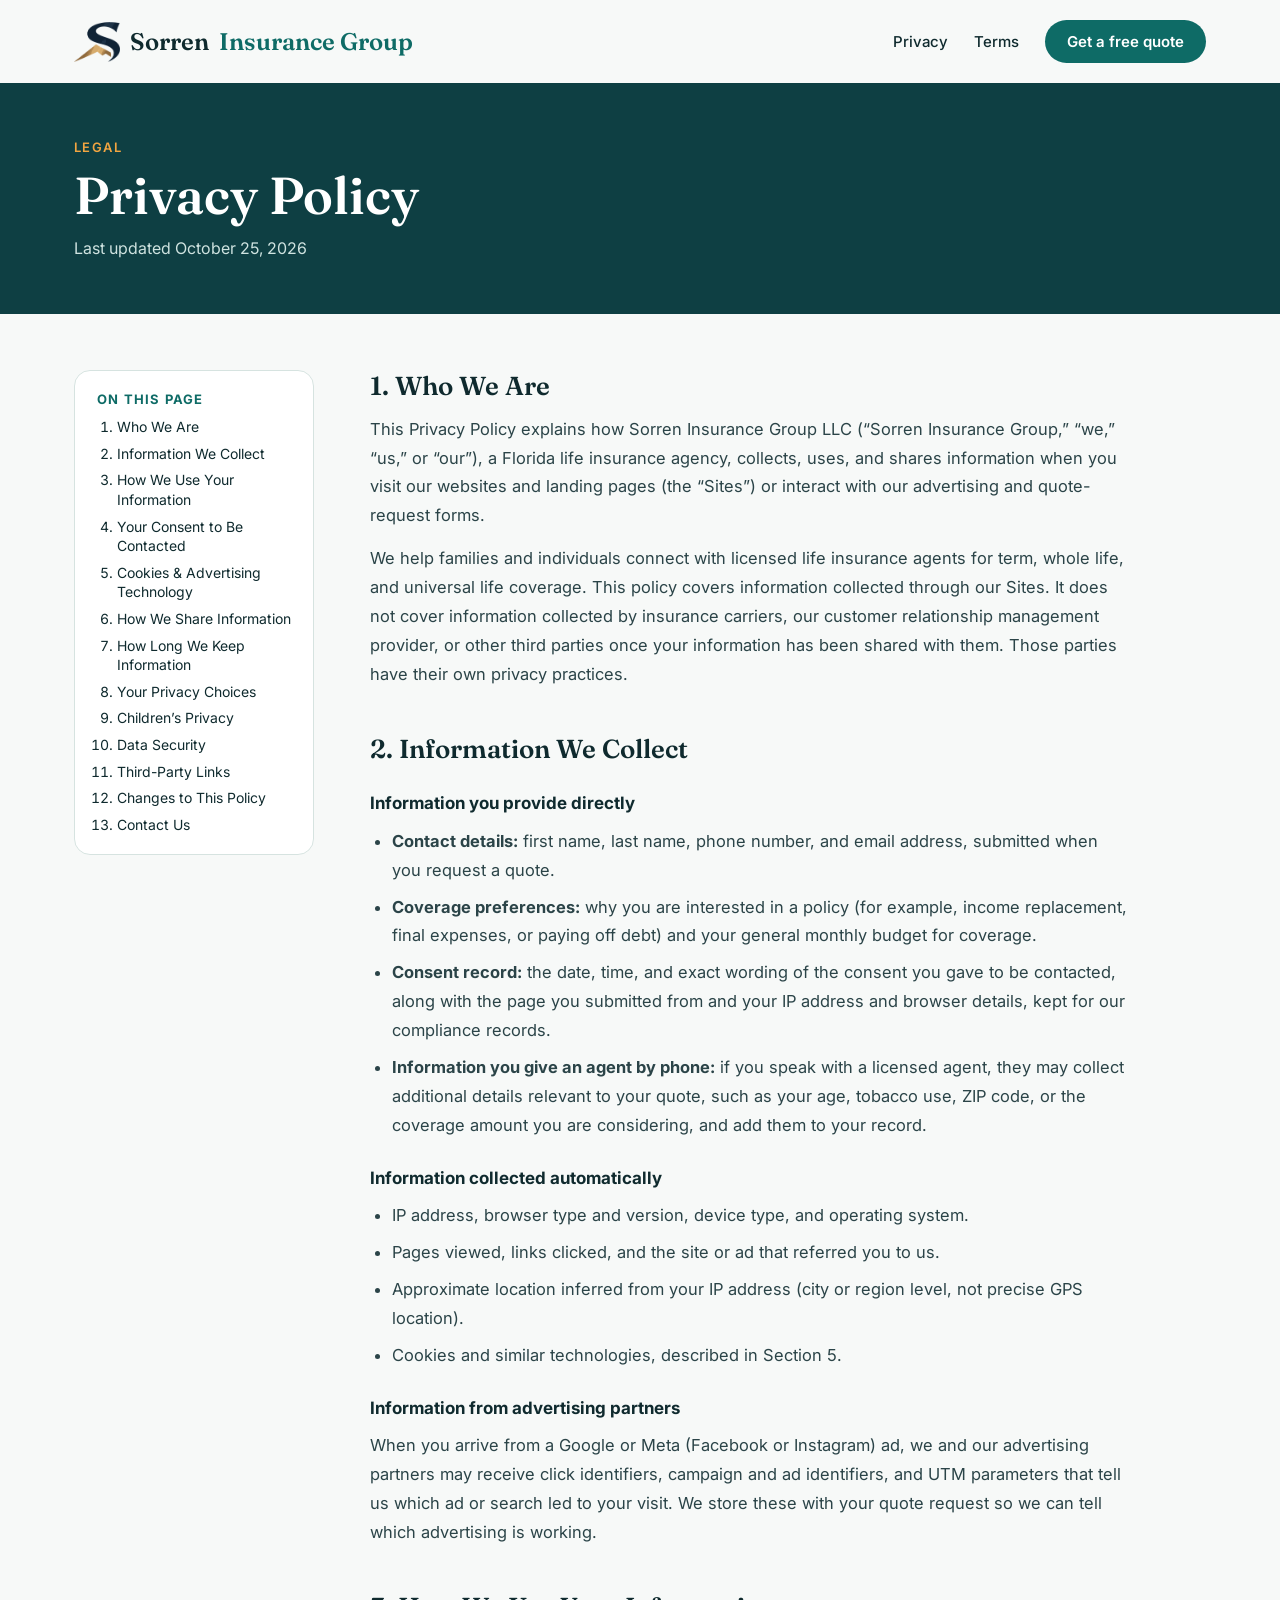
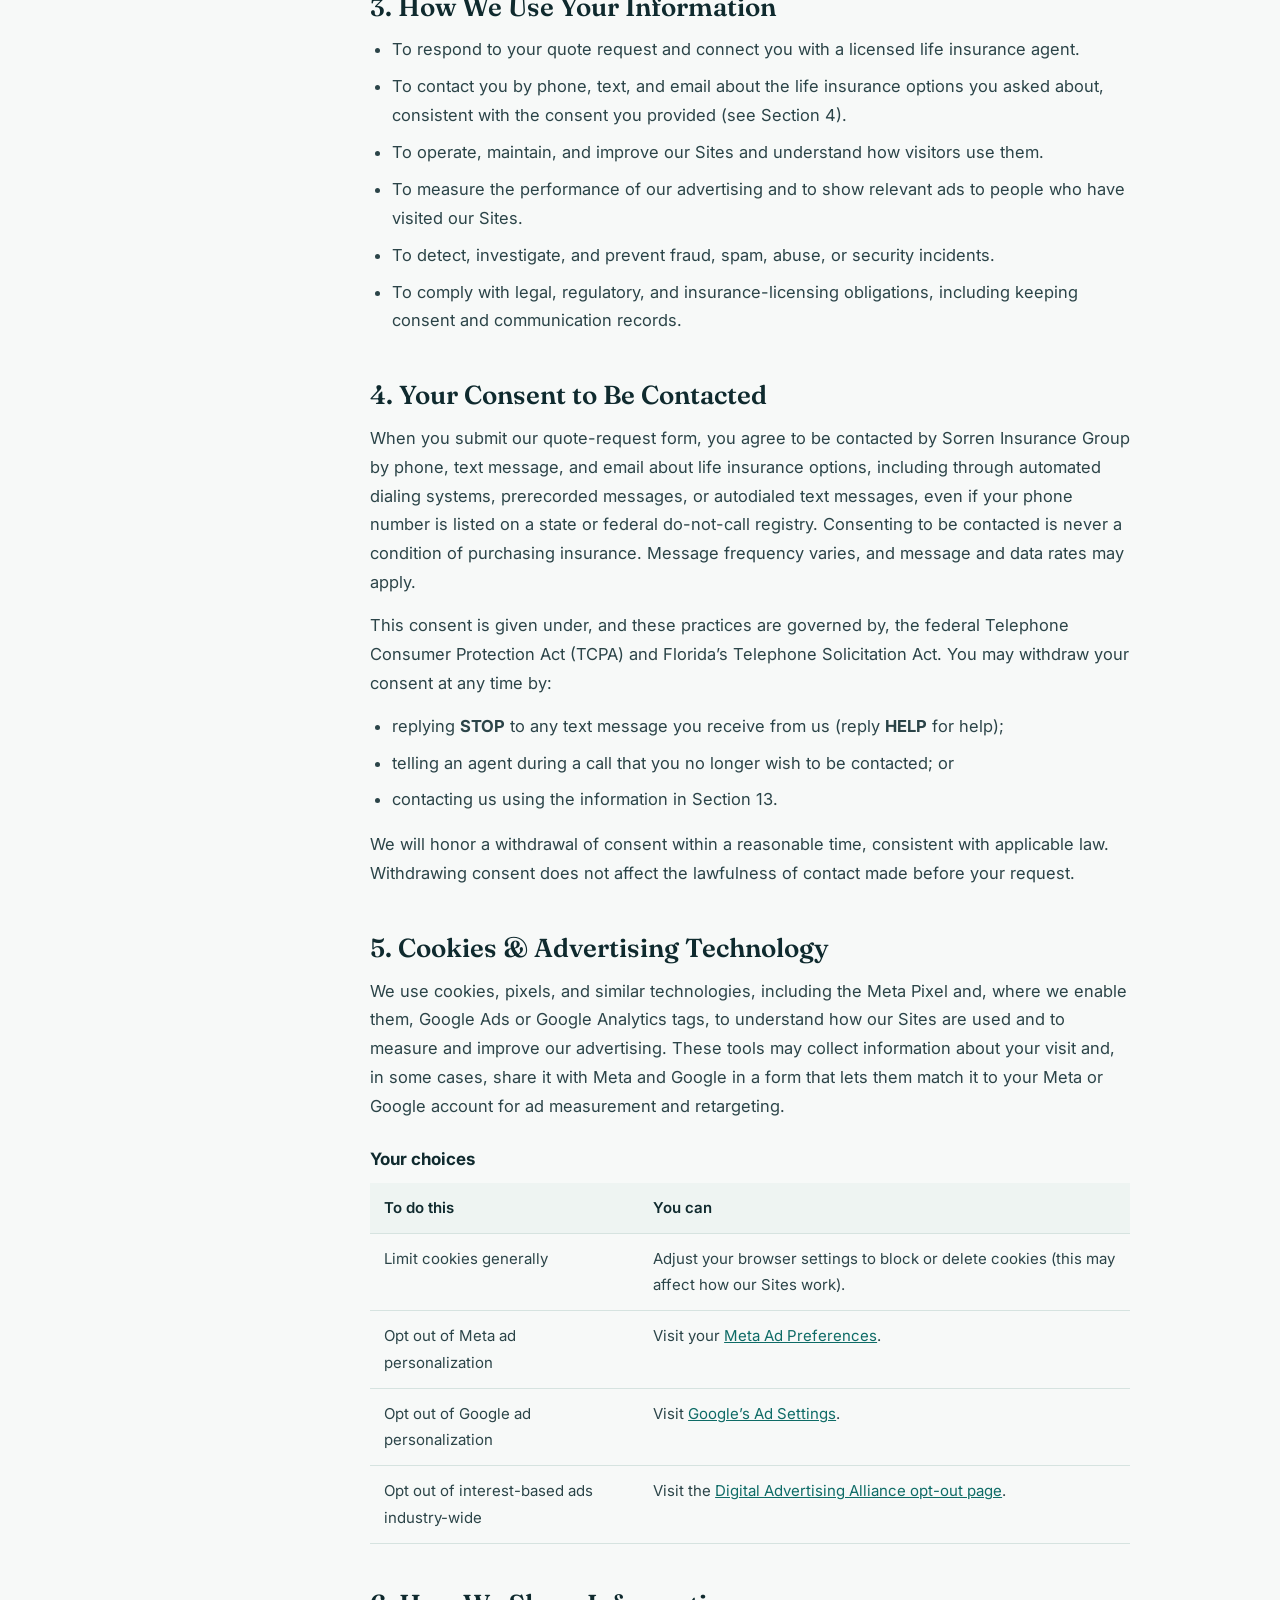
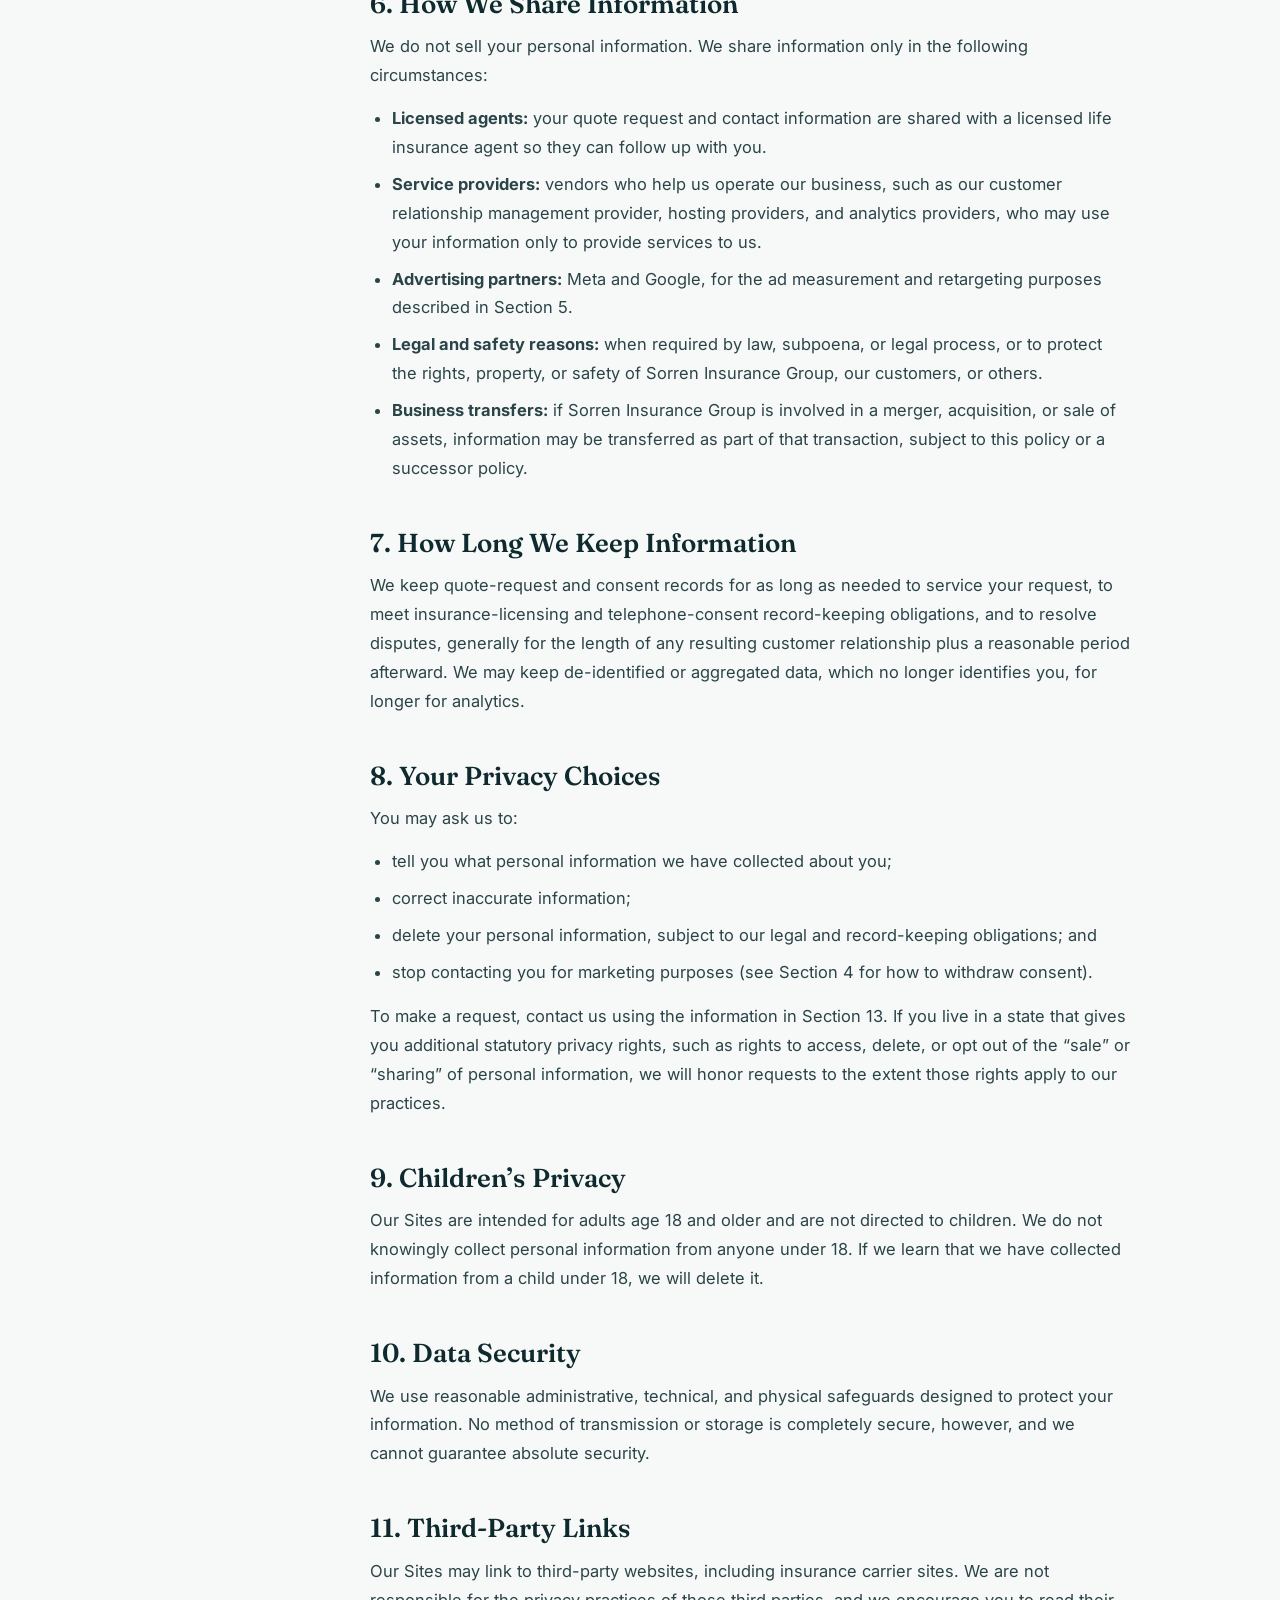
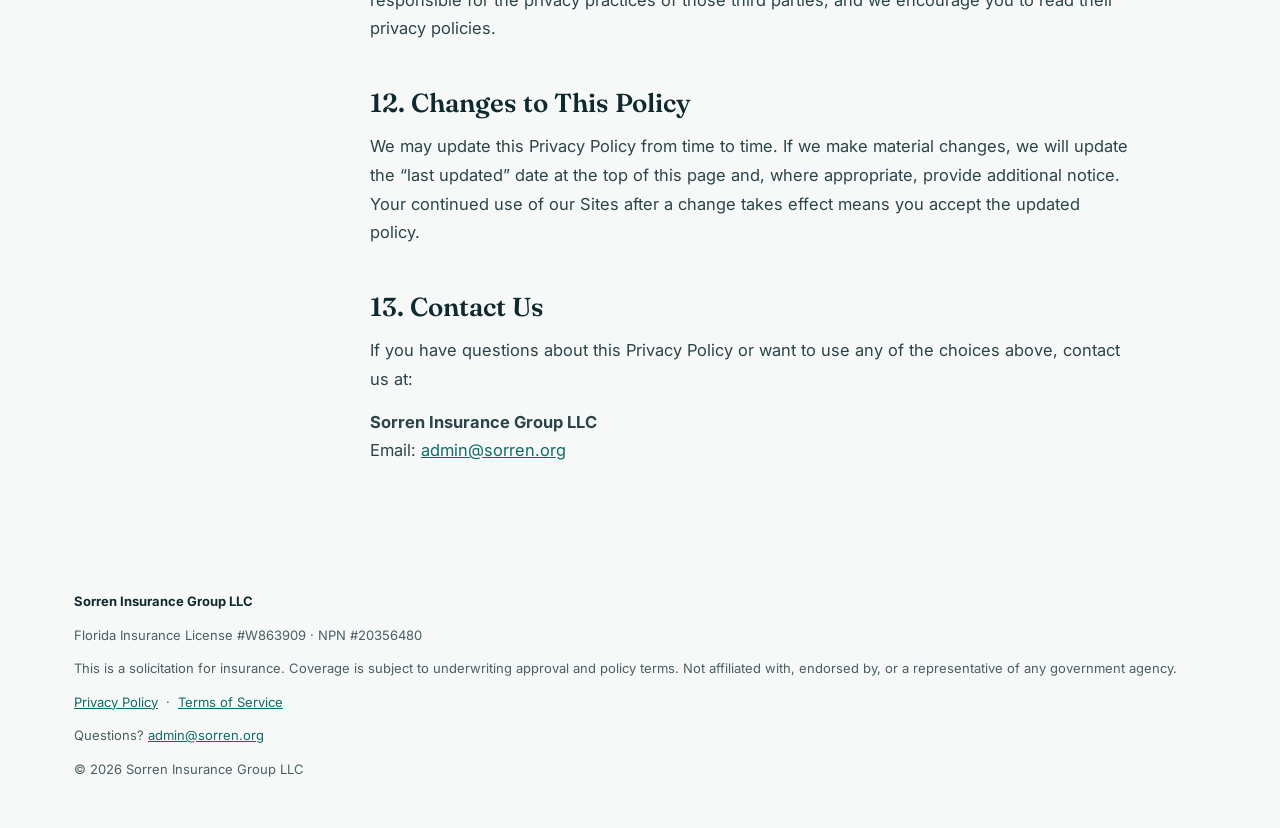
<file: privacy.html>
<!doctype html>
<html lang="en">
<head>
<meta charset="utf-8">
<meta name="viewport" content="width=device-width,initial-scale=1">
<title>Privacy Policy | Sorren Insurance Group</title>
<meta name="description" content="How Sorren Insurance Group collects, uses, and shares your information.">
<link rel="preconnect" href="https://fonts.googleapis.com">
<link rel="preconnect" href="https://fonts.gstatic.com" crossorigin>
<link rel="stylesheet" href="https://fonts.googleapis.com/css2?family=Fraunces:opsz,wght@9..144,500;9..144,600&family=Inter:wght@400;500;600&display=swap">
<link rel="stylesheet" href="sorren.css">
<link rel="icon" href="/favicon.ico" sizes="any"><link rel="icon" type="image/png" sizes="48x48" href="/favicon-48.png"><link rel="apple-touch-icon" href="/apple-touch-icon.png">
</head>
<body>

<header class="wrap nav">
  <a class="brand" href="get-quote.html"><img class="brandlogo" src="logo-header.png" alt="" width="46" height="40">Sorren<b> Insurance Group</b></a>
  <nav class="navlinks"><a href="privacy.html">Privacy</a><a href="terms.html">Terms</a><a class="btn" href="get-quote.html">Get a free quote</a></nav>
</header>

<main>
<section class="lhero">
  <div class="wrap">
    <div class="eyebrow">LEGAL</div>
    <h1>Privacy Policy</h1>
    <p>Last updated October 25, 2026</p>
  </div>
</section>

<div class="wrap legal">
  <nav class="toc" aria-label="On this page"><b>ON THIS PAGE</b><ol><li><a href="#who">Who We Are</a></li><li><a href="#collect">Information We Collect</a></li><li><a href="#use">How We Use Your Information</a></li><li><a href="#consent">Your Consent to Be Contacted</a></li><li><a href="#cookies">Cookies &amp; Advertising Technology</a></li><li><a href="#share">How We Share Information</a></li><li><a href="#keep">How Long We Keep Information</a></li><li><a href="#choices">Your Privacy Choices</a></li><li><a href="#children">Children&rsquo;s Privacy</a></li><li><a href="#security">Data Security</a></li><li><a href="#links">Third-Party Links</a></li><li><a href="#changes">Changes to This Policy</a></li><li><a href="#contact">Contact Us</a></li></ol></nav>
  <article class="prose"><h2 id="who">1. Who We Are</h2>
<p>This Privacy Policy explains how Sorren Insurance Group LLC (&ldquo;Sorren Insurance Group,&rdquo; &ldquo;we,&rdquo; &ldquo;us,&rdquo; or &ldquo;our&rdquo;), a Florida life insurance agency, collects, uses, and shares information when you visit our websites and landing pages (the &ldquo;Sites&rdquo;) or interact with our advertising and quote-request forms.</p>
<p>We help families and individuals connect with licensed life insurance agents for term, whole life, and universal life coverage. This policy covers information collected through our Sites. It does not cover information collected by insurance carriers, our customer relationship management provider, or other third parties once your information has been shared with them. Those parties have their own privacy practices.</p><h2 id="collect">2. Information We Collect</h2>
<h3>Information you provide directly</h3><ul><li><strong>Contact details:</strong> first name, last name, phone number, and email address, submitted when you request a quote.</li><li><strong>Coverage preferences:</strong> why you are interested in a policy (for example, income replacement, final expenses, or paying off debt) and your general monthly budget for coverage.</li><li><strong>Consent record:</strong> the date, time, and exact wording of the consent you gave to be contacted, along with the page you submitted from and your IP address and browser details, kept for our compliance records.</li><li><strong>Information you give an agent by phone:</strong> if you speak with a licensed agent, they may collect additional details relevant to your quote, such as your age, tobacco use, ZIP code, or the coverage amount you are considering, and add them to your record.</li></ul>
<h3>Information collected automatically</h3><ul><li>IP address, browser type and version, device type, and operating system.</li><li>Pages viewed, links clicked, and the site or ad that referred you to us.</li><li>Approximate location inferred from your IP address (city or region level, not precise GPS location).</li><li>Cookies and similar technologies, described in Section 5.</li></ul>
<h3>Information from advertising partners</h3>
<p>When you arrive from a Google or Meta (Facebook or Instagram) ad, we and our advertising partners may receive click identifiers, campaign and ad identifiers, and UTM parameters that tell us which ad or search led to your visit. We store these with your quote request so we can tell which advertising is working.</p><h2 id="use">3. How We Use Your Information</h2><ul><li>To respond to your quote request and connect you with a licensed life insurance agent.</li><li>To contact you by phone, text, and email about the life insurance options you asked about, consistent with the consent you provided (see Section 4).</li><li>To operate, maintain, and improve our Sites and understand how visitors use them.</li><li>To measure the performance of our advertising and to show relevant ads to people who have visited our Sites.</li><li>To detect, investigate, and prevent fraud, spam, abuse, or security incidents.</li><li>To comply with legal, regulatory, and insurance-licensing obligations, including keeping consent and communication records.</li></ul><h2 id="consent">4. Your Consent to Be Contacted</h2>
<p>When you submit our quote-request form, you agree to be contacted by Sorren Insurance Group by phone, text message, and email about life insurance options, including through automated dialing systems, prerecorded messages, or autodialed text messages, even if your phone number is listed on a state or federal do-not-call registry. Consenting to be contacted is never a condition of purchasing insurance. Message frequency varies, and message and data rates may apply.</p>
<p>This consent is given under, and these practices are governed by, the federal Telephone Consumer Protection Act (TCPA) and Florida&rsquo;s Telephone Solicitation Act. You may withdraw your consent at any time by:</p><ul><li>replying <strong>STOP</strong> to any text message you receive from us (reply <strong>HELP</strong> for help);</li><li>telling an agent during a call that you no longer wish to be contacted; or</li><li>contacting us using the information in Section 13.</li></ul>
<p>We will honor a withdrawal of consent within a reasonable time, consistent with applicable law. Withdrawing consent does not affect the lawfulness of contact made before your request.</p><h2 id="cookies">5. Cookies &amp; Advertising Technology</h2>
<p>We use cookies, pixels, and similar technologies, including the Meta Pixel and, where we enable them, Google Ads or Google Analytics tags, to understand how our Sites are used and to measure and improve our advertising. These tools may collect information about your visit and, in some cases, share it with Meta and Google in a form that lets them match it to your Meta or Google account for ad measurement and retargeting.</p>
<h3>Your choices</h3>
<table><tr><th>To do this</th><th>You can</th></tr>
<tr><td>Limit cookies generally</td><td>Adjust your browser settings to block or delete cookies (this may affect how our Sites work).</td></tr>
<tr><td>Opt out of Meta ad personalization</td><td>Visit your <a href="https://www.facebook.com/adpreferences" target="_blank" rel="noopener">Meta Ad Preferences</a>.</td></tr>
<tr><td>Opt out of Google ad personalization</td><td>Visit <a href="https://adssettings.google.com" target="_blank" rel="noopener">Google&rsquo;s Ad Settings</a>.</td></tr>
<tr><td>Opt out of interest-based ads industry-wide</td><td>Visit the <a href="https://optout.aboutads.info" target="_blank" rel="noopener">Digital Advertising Alliance opt-out page</a>.</td></tr></table><h2 id="share">6. How We Share Information</h2>
<p>We do not sell your personal information. We share information only in the following circumstances:</p><ul><li><strong>Licensed agents:</strong> your quote request and contact information are shared with a licensed life insurance agent so they can follow up with you.</li><li><strong>Service providers:</strong> vendors who help us operate our business, such as our customer relationship management provider, hosting providers, and analytics providers, who may use your information only to provide services to us.</li><li><strong>Advertising partners:</strong> Meta and Google, for the ad measurement and retargeting purposes described in Section 5.</li><li><strong>Legal and safety reasons:</strong> when required by law, subpoena, or legal process, or to protect the rights, property, or safety of Sorren Insurance Group, our customers, or others.</li><li><strong>Business transfers:</strong> if Sorren Insurance Group is involved in a merger, acquisition, or sale of assets, information may be transferred as part of that transaction, subject to this policy or a successor policy.</li></ul><h2 id="keep">7. How Long We Keep Information</h2>
<p>We keep quote-request and consent records for as long as needed to service your request, to meet insurance-licensing and telephone-consent record-keeping obligations, and to resolve disputes, generally for the length of any resulting customer relationship plus a reasonable period afterward. We may keep de-identified or aggregated data, which no longer identifies you, for longer for analytics.</p><h2 id="choices">8. Your Privacy Choices</h2><p>You may ask us to:</p><ul><li>tell you what personal information we have collected about you;</li><li>correct inaccurate information;</li><li>delete your personal information, subject to our legal and record-keeping obligations; and</li><li>stop contacting you for marketing purposes (see Section 4 for how to withdraw consent).</li></ul>
<p>To make a request, contact us using the information in Section 13. If you live in a state that gives you additional statutory privacy rights, such as rights to access, delete, or opt out of the &ldquo;sale&rdquo; or &ldquo;sharing&rdquo; of personal information, we will honor requests to the extent those rights apply to our practices.</p><h2 id="children">9. Children&rsquo;s Privacy</h2><p>Our Sites are intended for adults age 18 and older and are not directed to children. We do not knowingly collect personal information from anyone under 18. If we learn that we have collected information from a child under 18, we will delete it.</p><h2 id="security">10. Data Security</h2><p>We use reasonable administrative, technical, and physical safeguards designed to protect your information. No method of transmission or storage is completely secure, however, and we cannot guarantee absolute security.</p><h2 id="links">11. Third-Party Links</h2><p>Our Sites may link to third-party websites, including insurance carrier sites. We are not responsible for the privacy practices of those third parties, and we encourage you to read their privacy policies.</p><h2 id="changes">12. Changes to This Policy</h2><p>We may update this Privacy Policy from time to time. If we make material changes, we will update the &ldquo;last updated&rdquo; date at the top of this page and, where appropriate, provide additional notice. Your continued use of our Sites after a change takes effect means you accept the updated policy.</p><h2 id="contact">13. Contact Us</h2><p>If you have questions about this Privacy Policy or want to use any of the choices above, contact us at:</p><p><strong>Sorren Insurance Group LLC</strong><br>Email: <a href="mailto:admin@sorren.org">admin@sorren.org</a></p></article>
</div>
</main>

<footer class="wrap foot">
  <div><b>Sorren Insurance Group LLC</b></div>
  <div>Florida Insurance License #W863909 · NPN #20356480</div>
  <div>This is a solicitation for insurance. Coverage is subject to underwriting approval and policy terms. Not affiliated with, endorsed by, or a representative of any government agency.</div>
  <div><a href="privacy.html">Privacy Policy</a> &nbsp;&middot;&nbsp; <a href="terms.html">Terms of Service</a></div>
  <div>Questions? <a href="mailto:admin@sorren.org">admin@sorren.org</a></div>
  <div>&copy; 2026 Sorren Insurance Group LLC</div>
</footer>
<script src="tracking.js" defer></script>
</body>
</html>
</file>
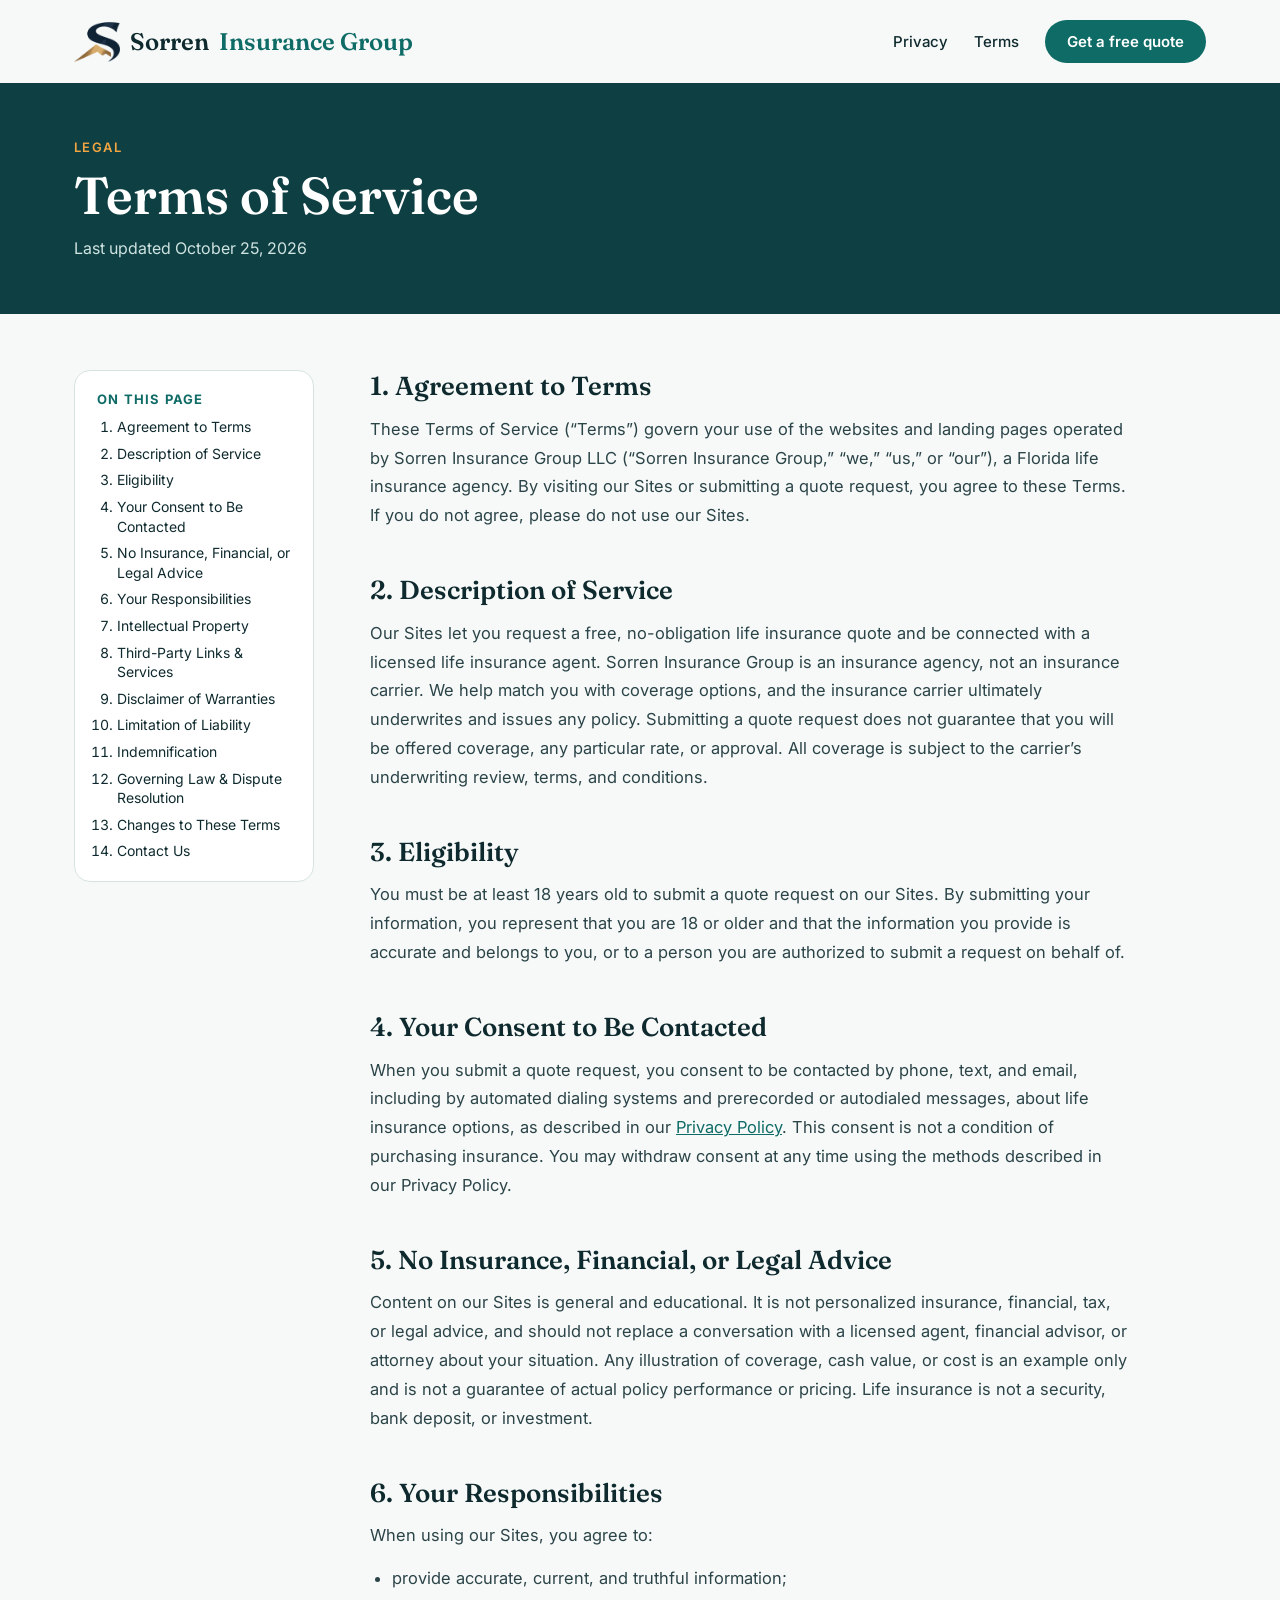
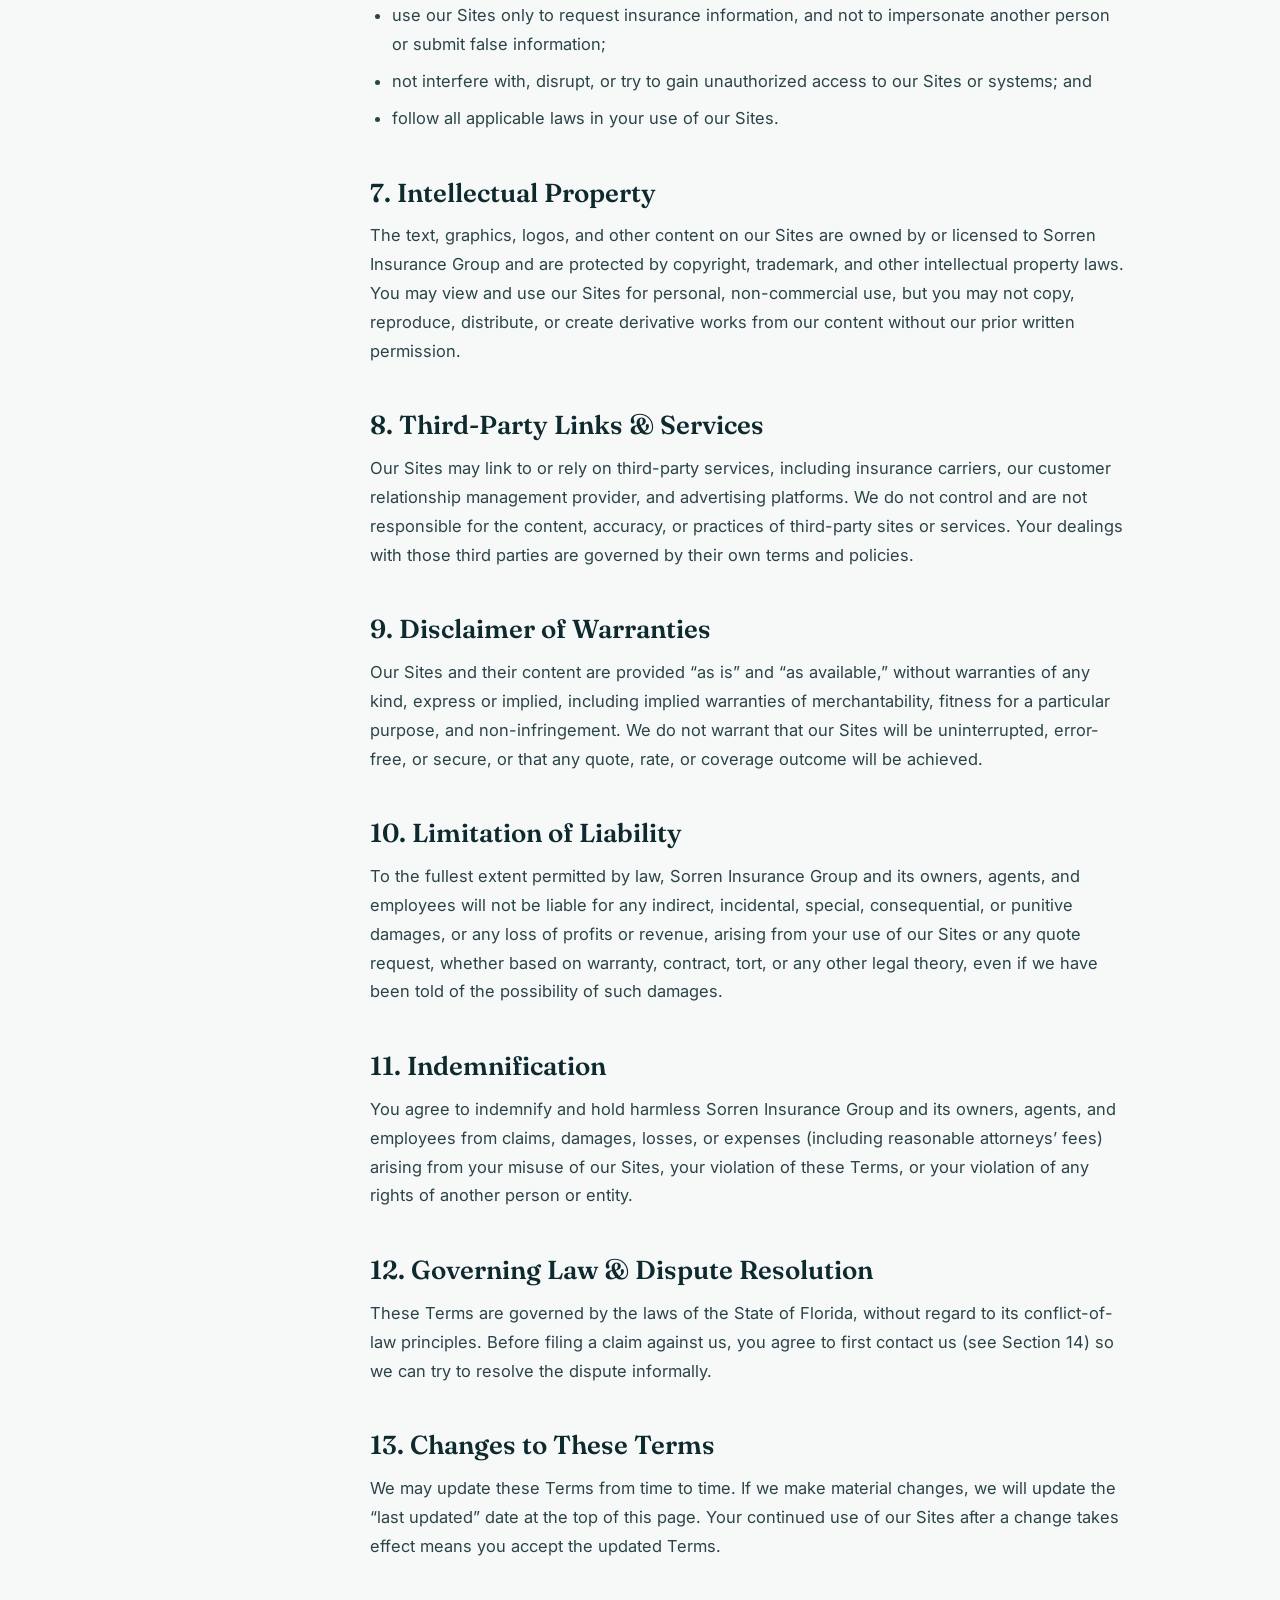
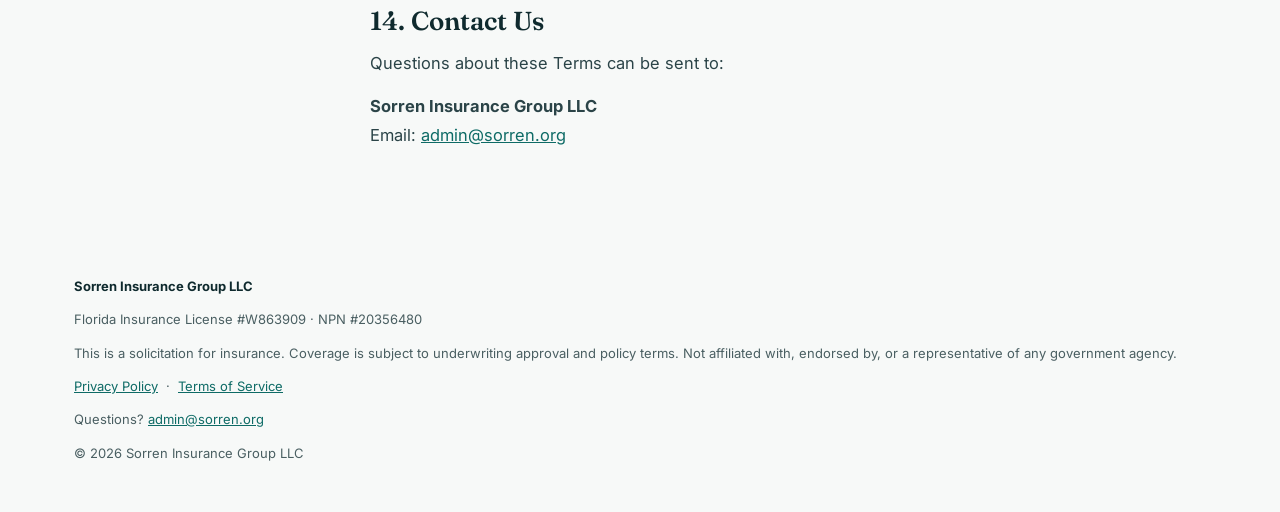
<file: terms.html>
<!doctype html>
<html lang="en">
<head>
<meta charset="utf-8">
<meta name="viewport" content="width=device-width,initial-scale=1">
<title>Terms of Service | Sorren Insurance Group</title>
<meta name="description" content="The terms that apply when you use the Sorren Insurance Group website and request a quote.">
<link rel="preconnect" href="https://fonts.googleapis.com">
<link rel="preconnect" href="https://fonts.gstatic.com" crossorigin>
<link rel="stylesheet" href="https://fonts.googleapis.com/css2?family=Fraunces:opsz,wght@9..144,500;9..144,600&family=Inter:wght@400;500;600&display=swap">
<link rel="stylesheet" href="sorren.css">
<link rel="icon" href="/favicon.ico" sizes="any"><link rel="icon" type="image/png" sizes="48x48" href="/favicon-48.png"><link rel="apple-touch-icon" href="/apple-touch-icon.png">
</head>
<body>

<header class="wrap nav">
  <a class="brand" href="get-quote.html"><img class="brandlogo" src="logo-header.png" alt="" width="46" height="40">Sorren<b> Insurance Group</b></a>
  <nav class="navlinks"><a href="privacy.html">Privacy</a><a href="terms.html">Terms</a><a class="btn" href="get-quote.html">Get a free quote</a></nav>
</header>

<main>
<section class="lhero">
  <div class="wrap">
    <div class="eyebrow">LEGAL</div>
    <h1>Terms of Service</h1>
    <p>Last updated October 25, 2026</p>
  </div>
</section>

<div class="wrap legal">
  <nav class="toc" aria-label="On this page"><b>ON THIS PAGE</b><ol><li><a href="#agree">Agreement to Terms</a></li><li><a href="#service">Description of Service</a></li><li><a href="#eligibility">Eligibility</a></li><li><a href="#consent">Your Consent to Be Contacted</a></li><li><a href="#advice">No Insurance, Financial, or Legal Advice</a></li><li><a href="#responsibilities">Your Responsibilities</a></li><li><a href="#ip">Intellectual Property</a></li><li><a href="#thirdparty">Third-Party Links &amp; Services</a></li><li><a href="#warranty">Disclaimer of Warranties</a></li><li><a href="#liability">Limitation of Liability</a></li><li><a href="#indemnity">Indemnification</a></li><li><a href="#law">Governing Law &amp; Dispute Resolution</a></li><li><a href="#changes">Changes to These Terms</a></li><li><a href="#contact">Contact Us</a></li></ol></nav>
  <article class="prose"><h2 id="agree">1. Agreement to Terms</h2><p>These Terms of Service (&ldquo;Terms&rdquo;) govern your use of the websites and landing pages operated by Sorren Insurance Group LLC (&ldquo;Sorren Insurance Group,&rdquo; &ldquo;we,&rdquo; &ldquo;us,&rdquo; or &ldquo;our&rdquo;), a Florida life insurance agency. By visiting our Sites or submitting a quote request, you agree to these Terms. If you do not agree, please do not use our Sites.</p><h2 id="service">2. Description of Service</h2><p>Our Sites let you request a free, no-obligation life insurance quote and be connected with a licensed life insurance agent. Sorren Insurance Group is an insurance agency, not an insurance carrier. We help match you with coverage options, and the insurance carrier ultimately underwrites and issues any policy. Submitting a quote request does not guarantee that you will be offered coverage, any particular rate, or approval. All coverage is subject to the carrier&rsquo;s underwriting review, terms, and conditions.</p><h2 id="eligibility">3. Eligibility</h2><p>You must be at least 18 years old to submit a quote request on our Sites. By submitting your information, you represent that you are 18 or older and that the information you provide is accurate and belongs to you, or to a person you are authorized to submit a request on behalf of.</p><h2 id="consent">4. Your Consent to Be Contacted</h2><p>When you submit a quote request, you consent to be contacted by phone, text, and email, including by automated dialing systems and prerecorded or autodialed messages, about life insurance options, as described in our <a href="privacy.html">Privacy Policy</a>. This consent is not a condition of purchasing insurance. You may withdraw consent at any time using the methods described in our Privacy Policy.</p><h2 id="advice">5. No Insurance, Financial, or Legal Advice</h2><p>Content on our Sites is general and educational. It is not personalized insurance, financial, tax, or legal advice, and should not replace a conversation with a licensed agent, financial advisor, or attorney about your situation. Any illustration of coverage, cash value, or cost is an example only and is not a guarantee of actual policy performance or pricing. Life insurance is not a security, bank deposit, or investment.</p><h2 id="responsibilities">6. Your Responsibilities</h2><p>When using our Sites, you agree to:</p><ul><li>provide accurate, current, and truthful information;</li><li>use our Sites only to request insurance information, and not to impersonate another person or submit false information;</li><li>not interfere with, disrupt, or try to gain unauthorized access to our Sites or systems; and</li><li>follow all applicable laws in your use of our Sites.</li></ul><h2 id="ip">7. Intellectual Property</h2><p>The text, graphics, logos, and other content on our Sites are owned by or licensed to Sorren Insurance Group and are protected by copyright, trademark, and other intellectual property laws. You may view and use our Sites for personal, non-commercial use, but you may not copy, reproduce, distribute, or create derivative works from our content without our prior written permission.</p><h2 id="thirdparty">8. Third-Party Links &amp; Services</h2><p>Our Sites may link to or rely on third-party services, including insurance carriers, our customer relationship management provider, and advertising platforms. We do not control and are not responsible for the content, accuracy, or practices of third-party sites or services. Your dealings with those third parties are governed by their own terms and policies.</p><h2 id="warranty">9. Disclaimer of Warranties</h2><p>Our Sites and their content are provided &ldquo;as is&rdquo; and &ldquo;as available,&rdquo; without warranties of any kind, express or implied, including implied warranties of merchantability, fitness for a particular purpose, and non-infringement. We do not warrant that our Sites will be uninterrupted, error-free, or secure, or that any quote, rate, or coverage outcome will be achieved.</p><h2 id="liability">10. Limitation of Liability</h2><p>To the fullest extent permitted by law, Sorren Insurance Group and its owners, agents, and employees will not be liable for any indirect, incidental, special, consequential, or punitive damages, or any loss of profits or revenue, arising from your use of our Sites or any quote request, whether based on warranty, contract, tort, or any other legal theory, even if we have been told of the possibility of such damages.</p><h2 id="indemnity">11. Indemnification</h2><p>You agree to indemnify and hold harmless Sorren Insurance Group and its owners, agents, and employees from claims, damages, losses, or expenses (including reasonable attorneys&rsquo; fees) arising from your misuse of our Sites, your violation of these Terms, or your violation of any rights of another person or entity.</p><h2 id="law">12. Governing Law &amp; Dispute Resolution</h2><p>These Terms are governed by the laws of the State of Florida, without regard to its conflict-of-law principles. Before filing a claim against us, you agree to first contact us (see Section 14) so we can try to resolve the dispute informally.</p><h2 id="changes">13. Changes to These Terms</h2><p>We may update these Terms from time to time. If we make material changes, we will update the &ldquo;last updated&rdquo; date at the top of this page. Your continued use of our Sites after a change takes effect means you accept the updated Terms.</p><h2 id="contact">14. Contact Us</h2><p>Questions about these Terms can be sent to:</p><p><strong>Sorren Insurance Group LLC</strong><br>Email: <a href="mailto:admin@sorren.org">admin@sorren.org</a></p></article>
</div>
</main>

<footer class="wrap foot">
  <div><b>Sorren Insurance Group LLC</b></div>
  <div>Florida Insurance License #W863909 · NPN #20356480</div>
  <div>This is a solicitation for insurance. Coverage is subject to underwriting approval and policy terms. Not affiliated with, endorsed by, or a representative of any government agency.</div>
  <div><a href="privacy.html">Privacy Policy</a> &nbsp;&middot;&nbsp; <a href="terms.html">Terms of Service</a></div>
  <div>Questions? <a href="mailto:admin@sorren.org">admin@sorren.org</a></div>
  <div>&copy; 2026 Sorren Insurance Group LLC</div>
</footer>
<script src="tracking.js" defer></script>
</body>
</html>
</file>
<file: sorren.css>
/* Sorren Insurance Group: shared page styles */
html,body{margin:0}
*{box-sizing:border-box}
body{background:#F7F9F8;font-family:'Inter',system-ui,-apple-system,'Segoe UI',sans-serif;color:#0F2A2E;-webkit-font-smoothing:antialiased}
a{color:#0E6B66}a:hover{color:#0A4F4B}
.wrap{max-width:1180px;width:100%;margin:0 auto;padding-left:24px;padding-right:24px}

.nav{display:flex;flex-wrap:wrap;align-items:center;justify-content:space-between;gap:16px;padding-top:20px;padding-bottom:20px}
.brand{font-family:'Fraunces',Georgia,serif;font-weight:600;font-size:24px;color:#0F2A2E;text-decoration:none}
.brand b{color:#0E6B66;font-weight:600}
.navlinks{display:flex;flex-wrap:wrap;align-items:center;gap:26px;font-size:15px;font-weight:500}
.navlinks a{text-decoration:none;color:#0F2A2E}
.navlinks a:hover{color:#0E6B66}
.navlinks a.btn{background:#0E6B66;color:#fff;padding:12px 22px;border-radius:999px;font-weight:600}
.navlinks a.btn:hover{background:#0A4F4B;color:#fff}

.hero{position:relative;overflow:hidden;background:#3B4F4C}
.herobg{position:absolute;top:0;right:0;bottom:0;left:0;background-color:#8C7A63;background-image:var(--hero-img,none);background-size:cover;background-position:center}
.scrim{position:absolute;top:0;right:0;bottom:0;left:0;background:linear-gradient(90deg,rgba(10,52,56,.88) 0%,rgba(10,52,56,.55) 50%,rgba(10,52,56,.35) 100%)}
.herogrid{position:relative;display:flex;flex-wrap:wrap;align-items:center;gap:56px;padding-top:64px;padding-bottom:88px}
.hcol{flex:1 1 480px;min-width:0;display:flex;flex-direction:column;gap:26px}
.eyebrow{font-size:13px;font-weight:600;letter-spacing:1.4px;color:#F2A541}
.h1{margin:0;font-family:'Fraunces',Georgia,serif;font-weight:600;font-size:clamp(34px,4.8vw,58px);line-height:1.1;letter-spacing:-.5px;color:#fff}
.h1.long{font-size:clamp(32px,4.2vw,50px)}
.h1 em{font-style:normal;color:#F2A541}
.marker{display:block;height:10px;width:3.4em;margin-top:2px;background:#F2A541;border-radius:6px;transform-origin:left center;animation:marker 2.5s infinite}
.lead{margin:0;font-size:19px;line-height:1.6;color:#F1F6F5;max-width:540px}
.chips{display:flex;flex-wrap:wrap;gap:12px}
.chip{background:#fff;border-radius:999px;padding:10px 18px;font-size:15px;font-weight:500;color:#0F2A2E;animation:bob 4s ease-in-out infinite}
.chip:nth-child(2){animation-delay:-1.3s}.chip:nth-child(3){animation-delay:-2.6s}
.note{max-width:560px;font-size:13.5px;line-height:1.55;color:#E3EEEC;border-left:3px solid #F2A541;padding-left:14px}

.fcol{flex:0 1 440px;min-width:300px}
.fcard{background:#fff;border-radius:24px;padding:30px;box-shadow:0 24px 60px rgba(15,42,46,.22);display:flex;flex-direction:column;gap:16px}
.fcard.hide{display:none}
.fcard [hidden]{display:none}
.fhead{display:flex;justify-content:space-between;align-items:baseline;gap:12px}
.fh{margin:0;font-family:'Fraunces',Georgia,serif;font-weight:600;font-size:25px;line-height:1.2}
.fstep{font-size:13px;font-weight:600;color:#3D5558;white-space:nowrap;flex:none}
.fsub{margin:-6px 0 0;font-size:14px;color:#3D5558}
.bar{height:6px;border-radius:6px;background:#DDEFEA;overflow:hidden}
.bar i{display:block;height:100%;width:50%;background:#0E6B66;border-radius:6px;transition:width .4s ease}
.bar.two i{width:100%}
.steps-form{display:flex;flex-direction:column;gap:16px}
.row2{display:grid;grid-template-columns:1fr 1fr;gap:12px}
.fcard label{display:block;font-size:14px;font-weight:600;margin-bottom:6px}
.fcard input[type=text],.fcard input[type=tel],.fcard input[type=email],.fcard input:not([type]),.fcard select{display:block;width:100%;min-height:50px;border:1.5px solid #9DB3B0;border-radius:12px;padding:12px 14px;font:inherit;font-size:16px;font-weight:400;color:#0F2A2E;background:#fff}
.fcard input:focus,.fcard select:focus{outline:3px solid rgba(14,107,102,.35);border-color:#0E6B66}
.fcard .consent{display:flex;gap:12px;align-items:flex-start;font-size:12px;font-weight:400;line-height:1.5;color:#3D5558;margin:0}
.fcard .consent input{flex:none;width:20px;height:20px;margin:1px 0 0;accent-color:#0E6B66}
.cta{position:relative;overflow:hidden;border:0;cursor:pointer;background:#0E6B66;color:#fff;font-family:inherit;font-size:18px;font-weight:600;padding:16px 24px;border-radius:14px;min-height:56px;width:100%}
.cta:hover{background:#0A4F4B}
.cta::before{content:"";position:absolute;top:0;bottom:0;left:-60%;width:40%;background:rgba(255,255,255,.28);transform:skewX(-20deg);animation:shimmer 3s infinite}
.arrow{display:inline-block;animation:nudge 1.4s ease-in-out infinite}
.fine{font-size:12.5px;color:#4A5F62;text-align:center}
.thanks{display:none;background:#fff;border-radius:24px;padding:40px 30px;box-shadow:0 24px 60px rgba(15,42,46,.22);text-align:center}
.thanks.show{display:block}
.thanks h2{margin:16px 0 10px;font-family:'Fraunces',Georgia,serif;font-weight:600;font-size:28px}
.thanks p{margin:0;font-size:16px;line-height:1.6;color:#3D5558}
.thanks svg{display:block;margin:0 auto}
.thanks svg path{stroke-dasharray:26;stroke-dashoffset:26;animation:draw .7s .2s ease-out forwards}

.section{padding-top:84px;padding-bottom:40px;display:flex;flex-direction:column;gap:34px}
.kicker{font-size:14px;font-weight:600;letter-spacing:1.2px;color:#0E6B66}
.h2{margin:8px 0 0;font-family:'Fraunces',Georgia,serif;font-weight:600;font-size:clamp(28px,3.4vw,42px);line-height:1.15;max-width:660px}
.sub{margin:10px 0 0;font-size:17px;line-height:1.6;color:#3D5558;max-width:620px}
.track{height:4px;background:#D6E3E0;border-radius:4px;overflow:hidden}
.track i{display:block;height:100%;width:100%;background:#0E6B66;transform-origin:left;animation:trackfill 9s linear infinite}
.grid3{display:grid;grid-template-columns:repeat(auto-fit,minmax(260px,1fr));gap:24px}
.grid4{display:grid;grid-template-columns:repeat(auto-fit,minmax(230px,1fr));gap:24px}
.step{background:#fff;border:1.5px solid #D6E3E0;border-radius:18px;padding:28px;display:flex;flex-direction:column;gap:14px;animation:glow 9s infinite}
.step:nth-child(2){animation-delay:3s}.step:nth-child(3){animation-delay:6s}
.num{width:44px;height:44px;border-radius:50%;display:flex;align-items:center;justify-content:center;font-weight:600;font-size:18px;background:#DDEFEA;color:#0E6B66;animation:numglow 9s infinite}
.step:nth-child(2) .num{animation-delay:3s}.step:nth-child(3) .num{animation-delay:6s}
.ct{font-family:'Fraunces',Georgia,serif;font-weight:600;font-size:22px;line-height:1.25}
.cb{font-size:16px;line-height:1.6;color:#3D5558}
.card{background:#fff;border:1.5px solid #D6E3E0;border-radius:18px;padding:28px;display:flex;flex-direction:column;gap:14px;color:#0F2A2E;text-decoration:none;transition:transform .25s ease,box-shadow .25s ease,border-color .25s ease}
.card:hover{transform:translateY(-8px);border-color:#0E6B66;box-shadow:0 18px 34px rgba(14,107,102,.16);color:#0F2A2E}
.card svg{transition:transform .35s ease;flex:none}
.card:hover svg{transform:scale(1.14) rotate(-6deg)}
.disc{background:#fff;border:1.5px solid #D6E3E0;border-left:5px solid #F2A541;border-radius:14px;padding:22px 26px;font-size:14.5px;line-height:1.65;color:#3D5558}
.disc b{color:#0F2A2E}

.faq{display:flex;flex-direction:column;gap:12px;max-width:820px}
.faq details{background:#fff;border:1.5px solid #D6E3E0;border-radius:14px;padding:0 22px}
.faq details[open]{border-color:#0E6B66}
.faq summary{cursor:pointer;list-style:none;padding:20px 0;font-weight:600;font-size:17px;display:flex;justify-content:space-between;align-items:center;gap:16px}
.faq summary::-webkit-details-marker{display:none}
.faq summary::after{content:"+";font-size:26px;font-weight:400;color:#0E6B66;line-height:1}
.faq details[open] summary::after{content:"\2212"}
.faq p{margin:0 0 20px;font-size:16px;line-height:1.65;color:#3D5558}

.band{background:#0E3F43;color:#fff;margin-top:48px}
.bandin{padding-top:88px;padding-bottom:88px;display:flex;flex-direction:column;align-items:center;gap:32px;text-align:center}
.bandh{margin:0;font-family:'Fraunces',Georgia,serif;font-weight:600;font-size:clamp(30px,4.2vw,52px);line-height:1.15;max-width:780px}
.w{display:inline-block;animation:wordin .7s ease-out backwards}
.w:nth-child(2){animation-delay:.1s}.w:nth-child(3){animation-delay:.2s}.w:nth-child(4){animation-delay:.3s}.w:nth-child(5){animation-delay:.4s}.w:nth-child(6){animation-delay:.5s}.w:nth-child(7){animation-delay:.6s}.w:nth-child(8){animation-delay:.7s}
.ring{position:relative;display:inline-block;text-decoration:none;background:#F2A541;color:#0F2A2E;font-weight:600;font-size:18px;padding:18px 36px;border-radius:999px}
.ring:hover{color:#0F2A2E;background:#F5B45E}
.ring::after{content:"";position:absolute;top:0;right:0;bottom:0;left:0;border-radius:999px;border:2px solid #F2A541;animation:ringout 2.2s ease-out infinite;pointer-events:none}
.foot{padding-top:40px;padding-bottom:48px;display:flex;flex-direction:column;gap:12px;font-size:13px;line-height:1.65;color:#4A5F62}
.foot b{color:#0F2A2E}
.foot a{color:#0E6B66}
.footcols{display:grid;grid-template-columns:repeat(auto-fit,minmax(160px,1fr));gap:28px;padding-bottom:12px}
.footcols div{display:flex;flex-direction:column;gap:8px}

.rise{animation:rise .8s ease-out both}
.d1{animation-delay:.1s}.d2{animation-delay:.3s}.d3{animation-delay:.5s}.d4{animation-delay:.7s}
@keyframes rise{from{opacity:0;transform:translateY(16px)}to{opacity:1;transform:translateY(0)}}
@keyframes marker{0%{transform:scaleX(0)}18%{transform:scaleX(1)}85%{transform:scaleX(1)}100%{transform:scaleX(0)}}
@keyframes bob{0%,100%{transform:translateY(0)}50%{transform:translateY(-7px)}}
@keyframes shimmer{0%{left:-60%}45%,100%{left:130%}}
@keyframes nudge{0%,100%{transform:translateX(0)}50%{transform:translateX(5px)}}
@keyframes draw{to{stroke-dashoffset:0}}
@keyframes trackfill{0%{transform:scaleX(0)}95%{transform:scaleX(1)}100%{transform:scaleX(1)}}
@keyframes glow{
  0%{transform:translateY(0);border-color:#D6E3E0;box-shadow:0 0 0 rgba(14,107,102,0)}
  4%,30%{transform:translateY(-8px);border-color:#0E6B66;box-shadow:0 18px 34px rgba(14,107,102,.16)}
  36%,100%{transform:translateY(0);border-color:#D6E3E0;box-shadow:0 0 0 rgba(14,107,102,0)}
}
@keyframes numglow{0%{background:#DDEFEA;color:#0E6B66}4%,30%{background:#0E6B66;color:#fff}36%,100%{background:#DDEFEA;color:#0E6B66}}
@keyframes wordin{from{opacity:0;transform:translateY(14px)}to{opacity:1;transform:translateY(0)}}
@keyframes ringout{0%{transform:scale(1);opacity:.9}100%{transform:scale(1.25,1.5);opacity:0}}

@media (max-width:640px){
  .row2{grid-template-columns:1fr}
  .herogrid{padding-top:40px;padding-bottom:56px;gap:36px}
  .fcard{padding:24px}
  .navlinks{gap:14px}
  .navlinks a:not(.btn){display:none}
  .section{padding-top:60px}
}
@media (prefers-reduced-motion:reduce){
  *,*::before,*::after{animation:none !important;transition:none !important}
  .thanks svg path{stroke-dashoffset:0}
}

/* legal pages */
.lhero{background:#0E3F43;color:#fff}
.lhero .wrap{padding-top:56px;padding-bottom:56px}
.lhero .eyebrow{margin-bottom:12px}
.lhero h1{margin:0;font-family:'Fraunces',Georgia,serif;font-weight:600;font-size:clamp(34px,4.4vw,52px);line-height:1.1;color:#fff}
.lhero p{margin:14px 0 0;font-size:16px;color:#CFE3E0}
.legal{display:grid;grid-template-columns:240px minmax(0,1fr);gap:56px;padding-top:56px;padding-bottom:72px;align-items:start}
.toc{position:sticky;top:24px;background:#fff;border:1.5px solid #D6E3E0;border-radius:16px;padding:20px 22px}
.toc b{display:block;font-size:13px;letter-spacing:1.2px;color:#0E6B66;margin-bottom:10px}
.toc ol{margin:0;padding-left:20px;display:flex;flex-direction:column;gap:7px;font-size:14px;line-height:1.4}
.toc a{color:#0F2A2E;text-decoration:none}
.toc a:hover{color:#0E6B66;text-decoration:underline}
.prose{max-width:760px;font-size:16.5px;line-height:1.75;color:#2B4448}
.prose h2{font-family:'Fraunces',Georgia,serif;font-weight:600;font-size:26px;line-height:1.25;color:#0F2A2E;margin:44px 0 12px;scroll-margin-top:24px}
.prose h2:first-child{margin-top:0}
.prose h3{font-size:17px;margin:24px 0 8px;color:#0F2A2E}
.prose p{margin:0 0 14px}
.prose ul{margin:0 0 16px;padding-left:22px;display:flex;flex-direction:column;gap:8px}
.prose table{border-collapse:collapse;width:100%;margin:8px 0 18px;font-size:15px}
.prose th,.prose td{text-align:left;padding:12px 14px;border-bottom:1px solid #D6E3E0;vertical-align:top}
.prose th{background:#EEF4F2;font-weight:600;color:#0F2A2E}
.prose a{color:#0E6B66}
@media (max-width:860px){.legal{grid-template-columns:1fr;gap:28px}.toc{position:static}}

.brand{display:inline-flex;align-items:center;gap:10px}.brandlogo{height:40px;width:auto;display:block}@media(max-width:520px){.brand{font-size:20px;gap:8px}.brandlogo{height:34px}}
</file>
